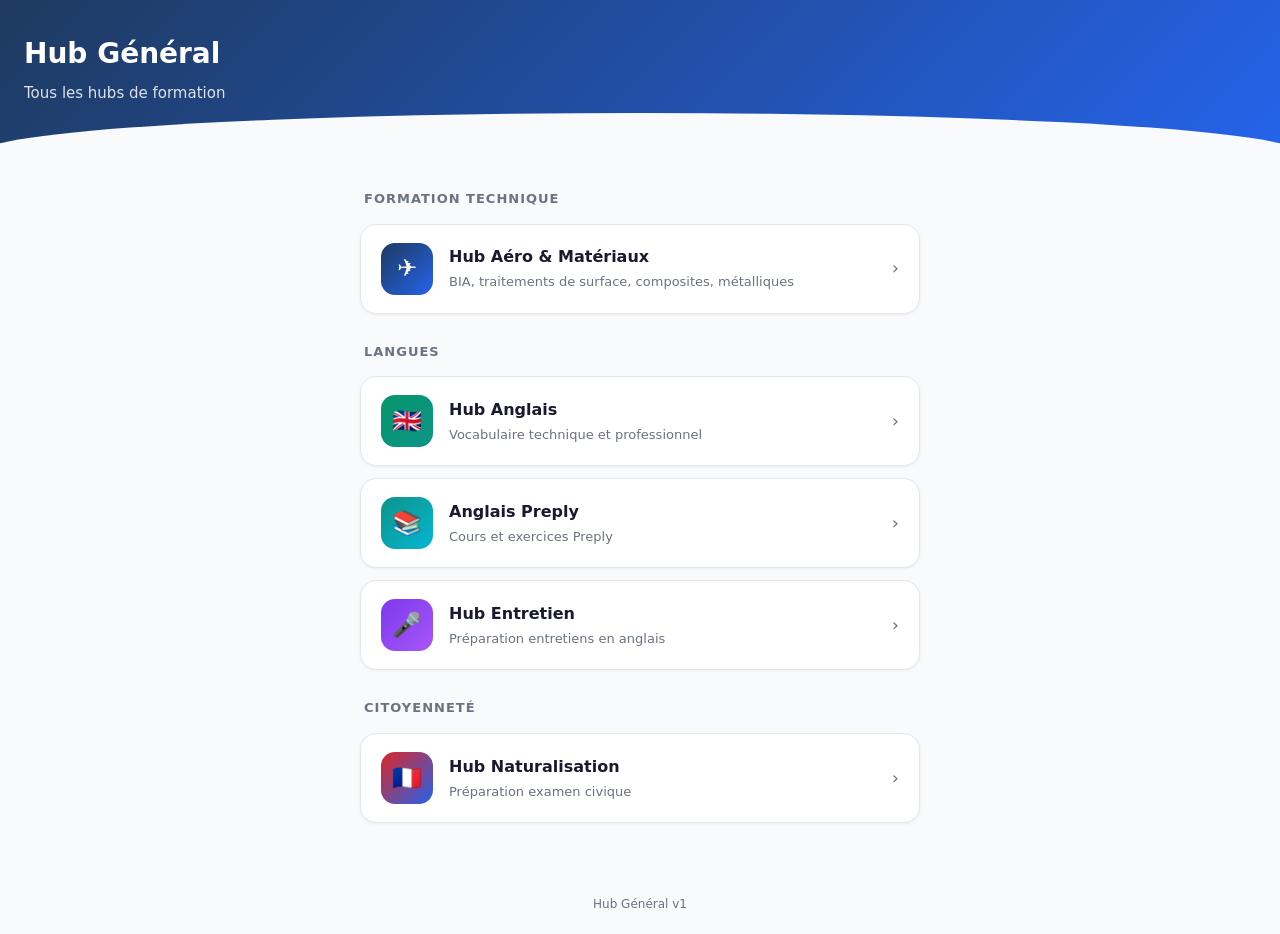
<file: index.html>
<!DOCTYPE html>
<html lang="fr">
<head>
<meta charset="UTF-8">
<meta name="viewport" content="width=device-width, initial-scale=1.0, viewport-fit=cover">
<meta name="apple-mobile-web-app-capable" content="yes">
<meta name="apple-mobile-web-app-status-bar-style" content="black-translucent">
<meta name="apple-mobile-web-app-title" content="Hub Général">
<meta name="theme-color" content="#1e3a5f">
<link rel="manifest" href="[data-uri]">
<title>Hub Général</title>
<style>
:root{--pri:#1e3a5f;--pri2:#2563eb;--acc:#f97316;--bg:#f8fafc;--card:#fff;--text:#1a1a2e;--muted:#6b7280;--border:#e5e7eb;--green:#059669;--shadow-sm:0 1px 3px rgba(0,0,0,.06);--shadow:0 4px 12px rgba(0,0,0,.08);--shadow-lg:0 12px 32px rgba(0,0,0,.12);--ease:cubic-bezier(.23,1,.32,1)}
*{margin:0;padding:0;box-sizing:border-box}
body{font-family:'Inter',system-ui,-apple-system,'Segoe UI',sans-serif;background:var(--bg);color:var(--text);min-height:100vh;-webkit-font-smoothing:antialiased;line-height:1.6}
header{background:linear-gradient(135deg,var(--pri) 0%,var(--pri2) 100%);color:white;padding:env(safe-area-inset-top,0px) 0 0;position:relative;overflow:hidden}
header::after{content:'';position:absolute;bottom:-40px;left:-20px;right:-20px;height:80px;background:var(--bg);border-radius:50% 50% 0 0}
.header-content{padding:32px 24px 48px;position:relative;z-index:1}
.header-content h1{font-size:28px;font-weight:800;margin-bottom:4px}
.header-content p{font-size:15px;opacity:.85}
main{max-width:600px;margin:0 auto;padding:8px 20px 40px}
.section-title{font-size:13px;font-weight:700;text-transform:uppercase;letter-spacing:1px;color:var(--muted);margin:28px 0 14px;padding-left:4px}
.hub-card{display:flex;align-items:center;gap:16px;background:var(--card);border:1px solid var(--border);border-radius:16px;padding:18px 20px;margin-bottom:12px;text-decoration:none;color:var(--text);transition:all .25s var(--ease);box-shadow:var(--shadow-sm)}
.hub-card:hover{transform:translateY(-2px);box-shadow:var(--shadow);border-color:var(--pri2)}
.hub-card:active{transform:scale(.98)}
.hub-icon{width:52px;height:52px;border-radius:14px;display:flex;align-items:center;justify-content:center;font-size:24px;flex-shrink:0;color:white}
.hub-info{flex:1;min-width:0}
.hub-info h3{font-size:16px;font-weight:700;margin-bottom:2px}
.hub-info p{font-size:13px;color:var(--muted);white-space:nowrap;overflow:hidden;text-overflow:ellipsis}
.hub-arrow{color:var(--muted);font-size:18px;flex-shrink:0}
.footer{text-align:center;padding:20px;font-size:12px;color:var(--muted)}
@media(prefers-color-scheme:dark){
:root{--bg:#0f172a;--card:#1e293b;--text:#e2e8f0;--muted:#94a3b8;--border:#334155}
header{background:linear-gradient(135deg,#0f172a 0%,#1e3a5f 100%)}
header::after{background:var(--bg)}
}
</style>
</head>
<body>
<header>
<div class="header-content">
<h1>Hub Général</h1>
<p>Tous les hubs de formation</p>
</div>
</header>
<main>

<div class="section-title">Formation technique</div>

<a href="aero.html" class="hub-card">
<div class="hub-icon" style="background:linear-gradient(135deg,#1e3a5f,#2563eb)">✈</div>
<div class="hub-info">
<h3>Hub Aéro & Matériaux</h3>
<p>BIA, traitements de surface, composites, métalliques</p>
</div>
<span class="hub-arrow">›</span>
</a>

<div class="section-title">Langues</div>

<a href="anglais-vocab.html" class="hub-card">
<div class="hub-icon" style="background:linear-gradient(135deg,#059669,#0d9488)">🇬🇧</div>
<div class="hub-info">
<h3>Hub Anglais</h3>
<p>Vocabulaire technique et professionnel</p>
</div>
<span class="hub-arrow">›</span>
</a>

<a href="anglais-preply.html" class="hub-card">
<div class="hub-icon" style="background:linear-gradient(135deg,#0d9488,#06b6d4)">📚</div>
<div class="hub-info">
<h3>Anglais Preply</h3>
<p>Cours et exercices Preply</p>
</div>
<span class="hub-arrow">›</span>
</a>

<a href="entretien.html" class="hub-card">
<div class="hub-icon" style="background:linear-gradient(135deg,#7c3aed,#a855f7)">🎤</div>
<div class="hub-info">
<h3>Hub Entretien</h3>
<p>Préparation entretiens en anglais</p>
</div>
<span class="hub-arrow">›</span>
</a>

<div class="section-title">Citoyenneté</div>

<a href="naturalisation/index.html" class="hub-card">
<div class="hub-icon" style="background:linear-gradient(135deg,#dc2626,#2563eb)">🇫🇷</div>
<div class="hub-info">
<h3>Hub Naturalisation</h3>
<p>Préparation examen civique</p>
</div>
<span class="hub-arrow">›</span>
</a>

</main>
<div class="footer">Hub Général v1</div>
</body>
</html>
</file>
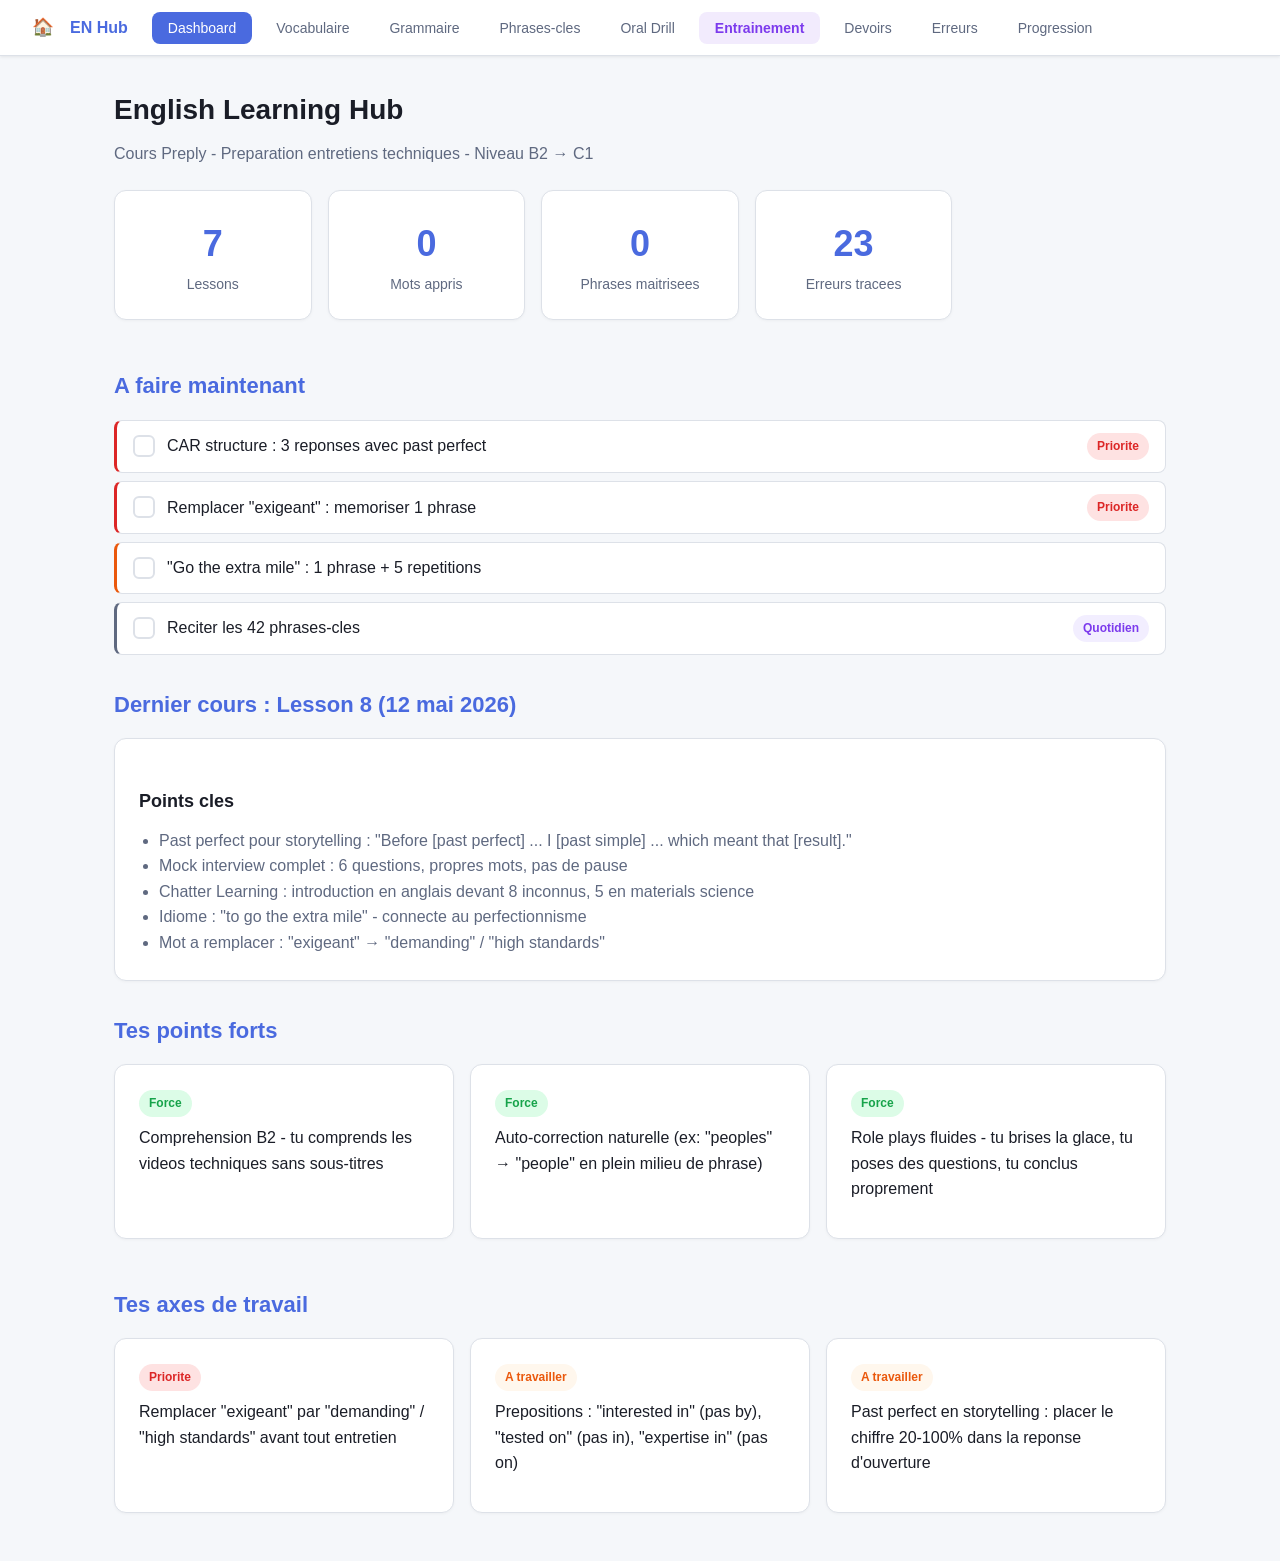
<file: anglais-preply.html>
<!DOCTYPE html>
<html lang="fr">
<head>
<meta charset="UTF-8">
<meta name="viewport" content="width=device-width, initial-scale=1.0, viewport-fit=cover">
<meta name="apple-mobile-web-app-capable" content="yes">
<meta name="apple-mobile-web-app-status-bar-style" content="black-translucent">
<title>English Learning Hub - Caother</title>
<style>
:root {
  --bg: #f5f7fa;
  --surface: #ffffff;
  --surface2: #eef1f6;
  --border: #dde1e8;
  --text: #1a1d27;
  --text2: #5f6980;
  --accent: #4a6adf;
  --accent2: #3b58c0;
  --green: #16a34a;
  --green-bg: #dcfce7;
  --red: #dc2626;
  --red-bg: #fee2e2;
  --orange: #ea580c;
  --orange-bg: #fff7ed;
  --purple: #7c3aed;
  --yellow: #b45309;
}
* { margin:0; padding:0; box-sizing:border-box; }
body {
  font-family: 'Inter', -apple-system, BlinkMacSystemFont, sans-serif;
  background: var(--bg);
  color: var(--text);
  line-height: 1.6;
  min-height: 100vh;
}

/* NAV */
nav {
  position: sticky; top: 0; z-index: 100;
  background: var(--surface);
  border-bottom: 1px solid var(--border);
  padding: env(safe-area-inset-top,0px) 24px 0;
  display: flex; align-items: center; gap: 8px;
  min-height: 56px;
  overflow-x: auto;
}
nav .logo {
  font-weight: 700; font-size: 16px;
  color: var(--accent);
  white-space: nowrap;
  margin-right: 16px;
}
nav button {
  background: none; border: none; color: var(--text2);
  padding: 8px 16px; cursor: pointer; font-size: 14px;
  border-radius: 8px; white-space: nowrap;
  transition: all 0.2s;
}
nav button:hover { background: var(--surface2); color: var(--text); }
nav button.active { background: var(--accent); color: #fff; }
nav { box-shadow: 0 1px 3px rgba(0,0,0,0.08); }

/* MAIN */
main { max-width: 1100px; margin: 0 auto; padding: 32px 24px; }
.section { display: none; }
.section.active { display: block; }

h1 { font-size: 28px; margin-bottom: 8px; }
h2 { font-size: 22px; margin: 32px 0 16px; color: var(--accent); }
h3 { font-size: 18px; margin: 24px 0 12px; }
p { margin-bottom: 12px; color: var(--text2); }

/* CARDS */
.card {
  background: var(--surface);
  border: 1px solid var(--border);
  border-radius: 12px;
  padding: 24px;
  margin-bottom: 16px;
  box-shadow: 0 1px 3px rgba(0,0,0,0.04);
}
.card-grid {
  display: grid;
  grid-template-columns: repeat(auto-fill, minmax(320px, 1fr));
  gap: 16px;
}

/* BUTTONS */
.btn {
  padding: 10px 20px;
  border-radius: 8px;
  border: none;
  cursor: pointer;
  font-size: 14px;
  font-weight: 600;
  transition: all 0.2s;
}
.btn-primary { background: var(--accent); color: #fff; }
.btn-primary:hover { background: var(--accent2); }
.btn-secondary { background: var(--surface2); color: var(--text); border: 1px solid var(--border); }
.btn-secondary:hover { background: var(--border); }
.btn-success { background: var(--green); color: #000; }
.btn-danger { background: var(--red); color: #000; }
.btn-sm { padding: 6px 14px; font-size: 13px; }

/* TAGS */
.tag {
  display: inline-block;
  padding: 4px 10px;
  border-radius: 20px;
  font-size: 12px;
  font-weight: 600;
}
.tag-green { background: var(--green-bg); color: var(--green); }
.tag-red { background: var(--red-bg); color: var(--red); }
.tag-orange { background: var(--orange-bg); color: var(--orange); }
.tag-purple { background: rgba(167,139,250,0.15); color: var(--purple); }

/* PROGRESS BAR */
.progress-bar {
  width: 100%; height: 8px;
  background: var(--surface2);
  border-radius: 4px;
  overflow: hidden;
  margin: 8px 0;
}
.progress-fill {
  height: 100%;
  background: var(--accent);
  border-radius: 4px;
  transition: width 0.5s;
}

/* TABLE */
table {
  width: 100%;
  border-collapse: collapse;
  margin: 12px 0;
}
th, td {
  padding: 10px 14px;
  text-align: left;
  border-bottom: 1px solid var(--border);
  font-size: 14px;
}
th { color: var(--text2); font-weight: 600; font-size: 13px; text-transform: uppercase; letter-spacing: 0.5px; }
tr:hover { background: var(--surface2); }

/* FLASHCARD */
.flashcard-container { perspective: 1000px; margin: 24px auto; max-width: 500px; }
.flashcard {
  width: 100%; min-height: 220px;
  position: relative;
  transform-style: preserve-3d;
  transition: transform 0.6s;
  cursor: pointer;
}
.flashcard.flipped { transform: rotateY(180deg); }
.flashcard-face {
  position: absolute; width: 100%; min-height: 220px;
  backface-visibility: hidden;
  border-radius: 16px;
  display: flex; flex-direction: column;
  align-items: center; justify-content: center;
  padding: 32px;
  text-align: center;
}
.flashcard-front {
  background: linear-gradient(135deg, #ffffff, #f0f4ff);
  border: 2px solid var(--border);
}
.flashcard-back {
  background: linear-gradient(135deg, #eef2ff, #e0e7ff);
  border: 2px solid var(--accent);
  transform: rotateY(180deg);
}
.flashcard-word { font-size: 28px; font-weight: 700; margin-bottom: 8px; }
.flashcard-stress { font-size: 18px; color: var(--text2); margin-bottom: 10px; letter-spacing: 1px; }
.flashcard-stress .stressed { color: var(--accent); font-weight: 700; }
.flashcard-type { color: var(--text2); font-size: 14px; margin-bottom: 12px; }
.flashcard-def { font-size: 16px; color: var(--text); }
.flashcard-example { font-size: 14px; color: var(--text2); margin-top: 12px; font-style: italic; }
.flashcard-controls {
  display: flex; gap: 12px; justify-content: center;
  margin-top: 20px; flex-wrap: wrap;
}
.flashcard-counter { text-align: center; color: var(--text2); margin-bottom: 12px; font-size: 14px; }
.flashcard-filter {
  display: flex; gap: 8px; justify-content: center;
  margin-bottom: 20px; flex-wrap: wrap;
}

/* ORAL SIMULATOR */
.oral-question {
  background: var(--surface);
  border: 2px solid var(--border);
  border-radius: 16px;
  padding: 32px;
  margin-bottom: 20px;
  text-align: center;
}
.oral-question h3 { color: var(--yellow); font-size: 20px; }
.oral-timer {
  font-size: 48px; font-weight: 700;
  color: var(--accent);
  margin: 16px 0;
  font-variant-numeric: tabular-nums;
}
.self-eval { display: flex; gap: 12px; justify-content: center; margin-top: 20px; flex-wrap: wrap; }
.self-eval button { min-width: 140px; }

/* CHECKLIST */
.checklist-item {
  display: flex; align-items: center; gap: 12px;
  padding: 12px 16px;
  border-radius: 8px;
  margin-bottom: 8px;
  background: var(--surface);
  border: 1px solid var(--border);
  cursor: pointer;
  transition: all 0.2s;
}
.checklist-item:hover { border-color: var(--accent); }
.checklist-item.done { opacity: 0.6; text-decoration: line-through; }
.checklist-check {
  width: 22px; height: 22px;
  border: 2px solid var(--border);
  border-radius: 6px;
  display: flex; align-items: center; justify-content: center;
  flex-shrink: 0;
  transition: all 0.2s;
}
.checklist-item.done .checklist-check {
  background: var(--green); border-color: var(--green);
}

/* GRAMMAR */
.grammar-rule {
  background: var(--surface);
  border-left: 4px solid var(--accent);
  padding: 20px 24px;
  border-radius: 0 12px 12px 0;
  margin-bottom: 16px;
}
.grammar-rule h4 { color: var(--accent); margin-bottom: 8px; }
.grammar-example {
  display: grid; grid-template-columns: 1fr 1fr; gap: 12px;
  margin-top: 12px;
}
.grammar-wrong {
  background: var(--red-bg);
  border: 1px solid rgba(248,113,113,0.3);
  padding: 12px; border-radius: 8px; font-size: 14px;
}
.grammar-right {
  background: var(--green-bg);
  border: 1px solid rgba(74,222,128,0.3);
  padding: 12px; border-radius: 8px; font-size: 14px;
}
.grammar-quiz-option {
  display: block; width: 100%;
  background: var(--surface2);
  border: 2px solid var(--border);
  color: var(--text);
  padding: 14px 20px;
  border-radius: 10px;
  cursor: pointer;
  font-size: 15px;
  text-align: left;
  margin-bottom: 10px;
  transition: all 0.2s;
}
.grammar-quiz-option:hover { border-color: var(--accent); }
.grammar-quiz-option.correct { border-color: var(--green); background: var(--green-bg); }
.grammar-quiz-option.wrong { border-color: var(--red); background: var(--red-bg); }

/* ERROR LOG */
.error-entry {
  background: var(--surface);
  border: 1px solid var(--border);
  border-radius: 12px;
  padding: 16px 20px;
  margin-bottom: 12px;
}
.error-entry .wrong-text { color: var(--red); text-decoration: line-through; }
.error-entry .right-text { color: var(--green); font-weight: 600; }
.error-entry .rule { color: var(--text2); font-size: 13px; margin-top: 6px; }

/* STATS */
.stat-number { font-size: 36px; font-weight: 700; color: var(--accent); }
.stat-label { color: var(--text2); font-size: 14px; }
.stats-grid { display: grid; grid-template-columns: repeat(auto-fill, minmax(180px, 1fr)); gap: 16px; }

/* TEXTAREA */
textarea {
  width: 100%;
  background: var(--surface2);
  border: 1px solid var(--border);
  color: var(--text);
  border-radius: 10px;
  padding: 14px;
  font-family: inherit;
  font-size: 15px;
  resize: vertical;
  min-height: 120px;
}
textarea:focus { outline: none; border-color: var(--accent); }
input[type="text"], select {
  background: var(--surface2);
  border: 1px solid var(--border);
  color: var(--text);
  padding: 10px 14px;
  border-radius: 8px;
  font-size: 14px;
}
input[type="text"]:focus, select:focus { outline: none; border-color: var(--accent); }

/* RESPONSIVE */
@media (max-width: 768px) {
  nav { padding: 0 12px; }
  main { padding: 20px 16px; }
  .grammar-example { grid-template-columns: 1fr; }
  .card-grid { grid-template-columns: 1fr; }
  .stats-grid { grid-template-columns: repeat(2, 1fr); }
}

/* ANIMATION */
@keyframes fadeIn { from { opacity: 0; transform: translateY(8px); } to { opacity: 1; transform: translateY(0); } }
.section.active { animation: fadeIn 0.3s ease; }

/* TASK 1 TRAINER */
.t1-mode-grid {
  display:grid; grid-template-columns:repeat(auto-fill, minmax(170px, 1fr));
  gap:12px; margin-bottom:28px;
}
.t1-mode-card {
  background:var(--surface); border:2px solid var(--border); border-radius:14px;
  padding:16px; cursor:pointer; text-align:center; transition:all .25s;
}
.t1-mode-card:hover { border-color:var(--purple); transform:translateY(-2px); box-shadow:0 4px 12px rgba(124,58,237,.1); }
.t1-mode-card.active { border-color:var(--purple); background:rgba(124,58,237,.06); box-shadow:0 0 0 3px rgba(124,58,237,.12); }
.t1-mode-card .mode-icon { font-size:28px; margin-bottom:6px; }
.t1-mode-card .mode-name { font-size:14px; font-weight:700; color:var(--text); }
.t1-mode-card .mode-desc { font-size:11px; color:var(--text2); margin-top:4px; line-height:1.4; }

.t1-task-bar {
  display:flex; gap:8px; align-items:center; margin-bottom:20px;
  padding:12px 16px; background:var(--surface); border:1px solid var(--border);
  border-radius:12px; flex-wrap:wrap;
}
.t1-task-bar select {
  font-size:15px; font-weight:600; padding:8px 12px;
  border-radius:8px; border:2px solid var(--purple); background:var(--surface);
  color:var(--purple); cursor:pointer; min-width:200px;
}
.t1-task-bar .task-info { font-size:13px; color:var(--text2); margin-left:8px; }

.t1-q-selector { display:flex; gap:12px; margin-bottom:24px; }
.t1-q-btn {
  flex:1; padding:14px; border-radius:12px; border:2px solid var(--border);
  background:var(--surface); cursor:pointer; text-align:center; transition:all .2s;
}
.t1-q-btn:hover { border-color:var(--purple); }
.t1-q-btn.active { border-color:var(--purple); background:rgba(124,58,237,.08); }
.t1-q-btn .q-num { font-size:24px; font-weight:700; color:var(--purple); }
.t1-q-btn .q-label { font-size:12px; color:var(--text2); margin-top:4px; }
.t1-q-btn .q-status { margin-top:6px; }

.t1-chunk {
  background:var(--surface); border:1px solid var(--border); border-radius:12px;
  padding:20px; margin-bottom:12px; transition:all .2s;
}
.t1-chunk.active-chunk { border-color:var(--purple); box-shadow:0 0 0 3px rgba(124,58,237,.12); }
.t1-chunk .chunk-label {
  font-size:11px; text-transform:uppercase; letter-spacing:1px;
  color:var(--purple); font-weight:700; margin-bottom:8px;
}
.t1-chunk .chunk-text { font-size:16px; line-height:1.7; }
.t1-chunk .chunk-keywords {
  margin-top:10px; display:flex; gap:6px; flex-wrap:wrap;
}
.t1-chunk .chunk-keywords span {
  background:rgba(124,58,237,.1); color:var(--purple);
  padding:4px 10px; border-radius:16px; font-size:12px; font-weight:600;
}

.t1-blank {
  display:inline-block; min-width:100px; border-bottom:2px dashed var(--purple);
  padding:2px 8px; margin:0 2px; cursor:pointer; transition:all .2s;
  font-size:16px; color:transparent; background:rgba(124,58,237,.06);
  border-radius:4px; user-select:none;
}
.t1-blank.revealed { color:var(--purple); font-weight:600; background:rgba(124,58,237,.1); border-bottom-style:solid; }
.t1-blank:hover { background:rgba(124,58,237,.15); }

.t1-fill-input {
  display:inline-block; min-width:120px; border:none; border-bottom:2px solid var(--border);
  padding:4px 8px; font-size:16px; font-family:inherit; background:transparent;
  color:var(--text); transition:border-color .2s;
}
.t1-fill-input:focus { outline:none; border-color:var(--purple); }
.t1-fill-input.correct { border-color:var(--green); color:var(--green); }
.t1-fill-input.wrong { border-color:var(--red); color:var(--red); }

.t1-progress-ring {
  display:flex; gap:24px; align-items:center; justify-content:center;
  margin:20px 0;
}
.t1-ring { text-align:center; }
.t1-ring svg { width:80px; height:80px; }
.t1-ring circle { fill:none; stroke-width:6; stroke-linecap:round; }
.t1-ring .ring-bg { stroke:var(--surface2); }
.t1-ring .ring-fill { stroke:var(--purple); transition:stroke-dashoffset .5s; transform:rotate(-90deg); transform-origin:center; }
.t1-ring .ring-label { font-size:12px; color:var(--text2); margin-top:4px; }

.t1-record-btn {
  width:64px; height:64px; border-radius:50%; border:3px solid var(--red);
  background:transparent; cursor:pointer; display:flex; align-items:center;
  justify-content:center; transition:all .2s; margin:0 auto;
}
.t1-record-btn:hover { background:rgba(220,38,38,.1); }
.t1-record-btn.recording { background:var(--red); animation:pulse 1.5s infinite; }
.t1-record-btn .rec-dot { width:24px; height:24px; border-radius:50%; background:var(--red); transition:all .2s; }
.t1-record-btn.recording .rec-dot { border-radius:4px; width:20px; height:20px; background:#fff; }
@keyframes pulse { 0%,100%{box-shadow:0 0 0 0 rgba(220,38,38,.4)} 50%{box-shadow:0 0 0 12px rgba(220,38,38,0)} }

.t1-attempt-card {
  background:var(--surface); border:1px solid var(--border); border-radius:10px;
  padding:14px 18px; margin-bottom:8px; display:flex; align-items:center; gap:12px;
}
.t1-attempt-card audio { height:32px; flex:1; }

.t1-trap-card {
  background:var(--red-bg); border:1px solid rgba(220,38,38,.2); border-radius:10px;
  padding:14px 18px; margin-bottom:8px;
}
.t1-trap-card .trap-wrong { color:var(--red); text-decoration:line-through; font-weight:600; }
.t1-trap-card .trap-right { color:var(--green); font-weight:600; }
.t1-trap-card .trap-tip { color:var(--text2); font-size:13px; margin-top:4px; }

/* HOMEWORK */
.hw-task {
  background: var(--surface);
  border: 1px solid var(--border);
  border-radius: 12px;
  padding: 24px;
  margin-bottom: 20px;
}
.hw-task h4 { color: var(--yellow); margin-bottom: 12px; }
.hw-tip {
  background: rgba(108,140,255,0.1);
  border: 1px solid rgba(108,140,255,0.3);
  border-radius: 8px;
  padding: 12px 16px;
  margin: 12px 0;
  font-size: 14px;
}
.hw-model {
  background: var(--green-bg);
  border: 1px solid rgba(74,222,128,0.2);
  border-radius: 8px;
  padding: 14px 16px;
  font-size: 14px;
  margin: 12px 0;
  display: none;
}

/* KEY SENTENCES */
.sentence-card {
  background: var(--surface);
  border: 1px solid var(--border);
  border-radius: 10px;
  padding: 14px 18px;
  margin-bottom: 8px;
  display: flex; justify-content: space-between;
  align-items: center; gap: 12px;
}
.sentence-card .sentence-text { flex: 1; font-size: 15px; }
.sentence-card .sentence-lesson { color: var(--text2); font-size: 12px; white-space: nowrap; }

/* TIMELINE */
.timeline { position: relative; padding-left: 32px; }
.timeline::before {
  content: ''; position: absolute; left: 12px; top: 0; bottom: 0;
  width: 2px; background: var(--border);
}
.timeline-item {
  position: relative; margin-bottom: 24px;
  padding: 16px 20px;
  background: var(--surface);
  border: 1px solid var(--border);
  border-radius: 12px;
}
.timeline-item::before {
  content: ''; position: absolute;
  left: -26px; top: 20px;
  width: 12px; height: 12px;
  background: var(--accent);
  border-radius: 50%;
  border: 2px solid var(--bg);
}
.timeline-date { color: var(--text2); font-size: 13px; margin-bottom: 4px; }
</style>
</head>
<body>

<nav>
<a href="./" style="font-size:1.1rem;text-decoration:none;padding:4px 8px;border-radius:8px;transition:background .2s" title="Retour au Hub Général">🏠</a>
  <span class="logo">EN Hub</span>
  <button class="active" onclick="showSection('dashboard')">Dashboard</button>
  <button onclick="showSection('vocab')">Vocabulaire</button>
  <button onclick="showSection('grammar')">Grammaire</button>
  <button onclick="showSection('sentences')">Phrases-cles</button>
  <button onclick="showSection('oral')">Oral Drill</button>
  <button onclick="showSection('task1')" style="background:rgba(124,58,237,.1);color:var(--purple);font-weight:700">Entrainement</button>
  <button onclick="showSection('homework')">Devoirs</button>
  <button onclick="showSection('errors')">Erreurs</button>
  <button onclick="showSection('progress')">Progression</button>
</nav>

<main>

<!-- ============ DASHBOARD ============ -->
<div id="dashboard" class="section active">
  <h1>English Learning Hub</h1>
  <p>Cours Preply - Preparation entretiens techniques - Niveau B2 &rarr; C1</p>

  <div class="stats-grid" style="margin-top:24px">
    <div class="card" style="text-align:center">
      <div class="stat-number">7</div>
      <div class="stat-label">Lessons</div>
    </div>
    <div class="card" style="text-align:center">
      <div class="stat-number" id="vocab-mastered">0</div>
      <div class="stat-label">Mots appris</div>
    </div>
    <div class="card" style="text-align:center">
      <div class="stat-number" id="sentences-mastered">0</div>
      <div class="stat-label">Phrases maitrisees</div>
    </div>
    <div class="card" style="text-align:center">
      <div class="stat-number" id="error-count">0</div>
      <div class="stat-label">Erreurs tracees</div>
    </div>
  </div>

  <h2>A faire maintenant</h2>
  <div id="dashboard-todo"></div>

  <h2>Dernier cours : Lesson 8 (12 mai 2026)</h2>
  <div class="card">
    <h3>Points cles</h3>
    <ul style="margin-left:20px; color:var(--text2)">
      <li>Past perfect pour storytelling : "Before [past perfect] ... I [past simple] ... which meant that [result]."</li>
      <li>Mock interview complet : 6 questions, propres mots, pas de pause</li>
      <li>Chatter Learning : introduction en anglais devant 8 inconnus, 5 en materials science</li>
      <li>Idiome : "to go the extra mile" - connecte au perfectionnisme</li>
      <li>Mot a remplacer : "exigeant" &rarr; "demanding" / "high standards"</li>
    </ul>
  </div>

  <h2>Tes points forts</h2>
  <div class="card-grid">
    <div class="card">
      <span class="tag tag-green">Force</span>
      <p style="margin-top:8px; color:var(--text)">Comprehension B2 - tu comprends les videos techniques sans sous-titres</p>
    </div>
    <div class="card">
      <span class="tag tag-green">Force</span>
      <p style="margin-top:8px; color:var(--text)">Auto-correction naturelle (ex: "peoples" &rarr; "people" en plein milieu de phrase)</p>
    </div>
    <div class="card">
      <span class="tag tag-green">Force</span>
      <p style="margin-top:8px; color:var(--text)">Role plays fluides - tu brises la glace, tu poses des questions, tu conclus proprement</p>
    </div>
  </div>

  <h2>Tes axes de travail</h2>
  <div class="card-grid">
    <div class="card">
      <span class="tag tag-red">Priorite</span>
      <p style="margin-top:8px; color:var(--text)">Remplacer "exigeant" par "demanding" / "high standards" avant tout entretien</p>
    </div>
    <div class="card">
      <span class="tag tag-orange">A travailler</span>
      <p style="margin-top:8px; color:var(--text)">Prepositions : "interested in" (pas by), "tested on" (pas in), "expertise in" (pas on)</p>
    </div>
    <div class="card">
      <span class="tag tag-orange">A travailler</span>
      <p style="margin-top:8px; color:var(--text)">Past perfect en storytelling : placer le chiffre 20-100% dans la reponse d'ouverture</p>
    </div>
  </div>
</div>

<!-- ============ VOCABULARY ============ -->
<div id="vocab" class="section">
  <h1>Vocabulaire</h1>
  <p>78+ mots couverts en 8 lecons. Clique sur la carte pour voir la traduction.</p>

  <div class="flashcard-filter">
    <button class="btn btn-sm btn-secondary flashcard-filter-btn active" data-filter="all">Tous</button>
    <button class="btn btn-sm btn-secondary flashcard-filter-btn" data-filter="2">L2</button>
    <button class="btn btn-sm btn-secondary flashcard-filter-btn" data-filter="3">L3</button>
    <button class="btn btn-sm btn-secondary flashcard-filter-btn" data-filter="4">L4</button>
    <button class="btn btn-sm btn-secondary flashcard-filter-btn" data-filter="5">L5</button>
    <button class="btn btn-sm btn-secondary flashcard-filter-btn" data-filter="6">L6</button>
    <button class="btn btn-sm btn-secondary flashcard-filter-btn" data-filter="7">L7</button>
    <button class="btn btn-sm btn-secondary flashcard-filter-btn" data-filter="8">L8</button>
    <button class="btn btn-sm btn-secondary flashcard-filter-btn" data-filter="tech">Technique</button>
    <button class="btn btn-sm btn-secondary flashcard-filter-btn" data-filter="hard">Difficiles</button>
  </div>

  <div class="flashcard-counter" id="fc-counter">1 / 78</div>

  <div class="flashcard-container">
    <div class="flashcard" id="flashcard" onclick="flipCard()">
      <div class="flashcard-face flashcard-front">
        <div class="flashcard-word" id="fc-word"></div>
        <div class="flashcard-stress" id="fc-stress"></div>
        <div class="flashcard-type" id="fc-type"></div>
        <div class="flashcard-example" id="fc-hint"></div>
      </div>
      <div class="flashcard-face flashcard-back">
        <div class="flashcard-def" id="fc-def"></div>
        <div class="flashcard-example" id="fc-example"></div>
        <div style="margin-top:12px; font-size:13px; color:var(--text2)" id="fc-lesson"></div>
      </div>
    </div>
  </div>

  <div class="flashcard-controls">
    <button class="btn btn-danger btn-sm" onclick="rateCard('hard')">Difficile</button>
    <button class="btn btn-secondary btn-sm" onclick="rateCard('ok')">Moyen</button>
    <button class="btn btn-success btn-sm" onclick="rateCard('easy')">Facile</button>
    <button class="btn btn-primary btn-sm" onclick="nextCard()">Suivante &rarr;</button>
  </div>

  <h2>Glossaire Traitements de Surface</h2>
  <div class="card">
    <table>
      <thead><tr><th>English</th><th>Francais</th><th>Maitrise</th></tr></thead>
      <tbody id="tech-glossary"></tbody>
    </table>
  </div>

  <h2>Idiomes</h2>
  <div class="card-grid" id="idioms-grid"></div>
</div>

<!-- ============ GRAMMAR ============ -->
<div id="grammar" class="section">
  <h1>Grammaire</h1>
  <p>7 points couverts en 8 lecons. Revise les regles et teste-toi.</p>

  <div style="display:flex;gap:8px;flex-wrap:wrap;margin-bottom:24px">
    <button class="btn btn-sm btn-primary" onclick="showGrammarTopic('all')">Tout</button>
    <button class="btn btn-sm btn-secondary" onclick="showGrammarTopic('tenses')">Temps verbaux</button>
    <button class="btn btn-sm btn-secondary" onclick="showGrammarTopic('modals')">Modaux</button>
    <button class="btn btn-sm btn-secondary" onclick="showGrammarTopic('indirect')">Questions indirectes</button>
    <button class="btn btn-sm btn-secondary" onclick="showGrammarTopic('pastperfect')">Past perfect</button>
    <button class="btn btn-sm btn-secondary" onclick="showGrammarTopic('quiz')">Quiz</button>
  </div>

  <div id="grammar-rules"></div>
  <div id="grammar-quiz" style="display:none"></div>
</div>

<!-- ============ KEY SENTENCES ============ -->
<div id="sentences" class="section">
  <h1>42 Phrases-cles</h1>
  <p>A reciter tous les jours. Filtre par lecon ou par theme.</p>

  <div style="display:flex;gap:8px;flex-wrap:wrap;margin-bottom:20px">
    <button class="btn btn-sm btn-primary sent-filter active" data-lesson="all">Toutes</button>
    <button class="btn btn-sm btn-secondary sent-filter" data-lesson="2">L2</button>
    <button class="btn btn-sm btn-secondary sent-filter" data-lesson="3">L3</button>
    <button class="btn btn-sm btn-secondary sent-filter" data-lesson="4">L4</button>
    <button class="btn btn-sm btn-secondary sent-filter" data-lesson="5">L5</button>
    <button class="btn btn-sm btn-secondary sent-filter" data-lesson="6">L6</button>
    <button class="btn btn-sm btn-secondary sent-filter" data-lesson="7">L7</button>
    <button class="btn btn-sm btn-secondary sent-filter" data-lesson="8">L8</button>
  </div>

  <div id="sentences-list"></div>

  <h2>Mode recitation</h2>
  <div class="card">
    <p>Cache la phrase, essaie de la dire, puis revele pour verifier.</p>
    <button class="btn btn-primary" onclick="startRecitation()">Commencer la recitation</button>
    <div id="recitation-area" style="margin-top:20px; display:none">
      <div class="oral-question">
        <p style="color:var(--yellow); font-size:14px" id="recit-lesson"></p>
        <h3 id="recit-theme" style="margin-bottom:16px"></h3>
        <div id="recit-sentence" style="font-size:20px; color:var(--text); filter:blur(8px); cursor:pointer; transition: filter 0.3s; padding: 16px" onclick="this.style.filter = this.style.filter === 'none' ? 'blur(8px)' : 'none'">
        </div>
        <p style="font-size:13px; color:var(--text2); margin-top:8px">Clique pour reveler / cacher</p>
      </div>
      <div style="display:flex; gap:12px; justify-content:center">
        <button class="btn btn-danger btn-sm" onclick="recitRate('fail')">Pas su</button>
        <button class="btn btn-success btn-sm" onclick="recitRate('pass')">Su !</button>
        <button class="btn btn-primary btn-sm" onclick="nextRecit()">Suivante &rarr;</button>
      </div>
    </div>
  </div>
</div>

<!-- ============ ORAL DRILL ============ -->
<div id="oral" class="section">
  <h1>Oral Drill - Simulateur d'entretien</h1>
  <p>Entraine-toi a repondre aux questions sans notes. Le timer te donne le rythme.</p>

  <div style="display:flex;gap:8px;flex-wrap:wrap;margin-bottom:24px">
    <button class="btn btn-sm btn-primary" onclick="startOralDrill('pitch')">Pitch 30s</button>
    <button class="btn btn-sm btn-secondary" onclick="startOralDrill('mock8')">Mock L8</button>
    <button class="btn btn-sm btn-secondary" onclick="startOralDrill('thales')">Questions Thales</button>
    <button class="btn btn-sm btn-secondary" onclick="startOralDrill('hard')">Questions difficiles</button>
    <button class="btn btn-sm btn-secondary" onclick="startOralDrill('random')">Aleatoire</button>
  </div>

  <div id="oral-area">
    <div class="oral-question" id="oral-question-card" style="display:none">
      <p style="color:var(--text2); font-size:14px" id="oral-category"></p>
      <h3 id="oral-question-text" style="margin-bottom:20px"></h3>
      <div class="oral-timer" id="oral-timer">0:00</div>
      <div style="display:flex; gap:12px; justify-content:center; margin-bottom:20px">
        <button class="btn btn-primary" id="oral-start-btn" onclick="toggleOralTimer()">Commencer</button>
        <button class="btn btn-secondary" onclick="nextOralQuestion()">Passer &rarr;</button>
      </div>
    </div>

    <div id="oral-eval" style="display:none">
      <h3 style="text-align:center; margin-bottom:16px">Comment c'etait ?</h3>
      <div class="self-eval">
        <button class="btn btn-danger" onclick="evalOral(1)">Bloquee</button>
        <button class="btn btn-secondary" onclick="evalOral(2)">Laborieux</button>
        <button class="btn btn-primary" onclick="evalOral(3)">Correct</button>
        <button class="btn btn-success" onclick="evalOral(4)">Fluide !</button>
      </div>

      <div class="card" style="margin-top:20px">
        <h4 style="color:var(--yellow)">Points de repere</h4>
        <div id="oral-hints" style="margin-top:12px"></div>
      </div>

      <div class="card" style="margin-top:12px">
        <h4 style="color:var(--purple)">Checklist post-reponse</h4>
        <div id="oral-checklist"></div>
      </div>

      <div style="text-align:center; margin-top:16px">
        <textarea id="oral-notes" placeholder="Notes : qu'est-ce qui a bloque ? Quel mot t'a manque ?"></textarea>
        <button class="btn btn-primary" style="margin-top:8px" onclick="saveOralSession()">Sauvegarder & Suivante</button>
      </div>
    </div>

    <div class="card" style="margin-top:24px">
      <h3>Historique des sessions</h3>
      <div id="oral-history">
        <p>Aucune session enregistree. Lance un drill pour commencer.</p>
      </div>
    </div>
  </div>
</div>

<!-- ============ TASK 1 TRAINER ============ -->
<div id="task1" class="section">
  <!-- Everything rendered dynamically by t1FullRender() -->
  <div id="t1-root"></div>
</div>

<!-- ============ HOMEWORK ============ -->
<div id="homework" class="section">
  <h1>Devoirs</h1>
  <p>Aide approfondie pour chaque devoir. Tu trouveras des guides, des modeles, et des zones de redaction.</p>

  <div style="display:flex;gap:8px;flex-wrap:wrap;margin-bottom:24px">
    <button class="btn btn-sm btn-primary hw-filter active" data-hw="current">En cours (L8)</button>
    <button class="btn btn-sm btn-secondary hw-filter" data-hw="8">Lesson 8</button>
    <button class="btn btn-sm btn-secondary hw-filter" data-hw="7">Lesson 7</button>
    <button class="btn btn-sm btn-secondary hw-filter" data-hw="6">Lesson 6</button>
    <button class="btn btn-sm btn-secondary hw-filter" data-hw="archive">Archives</button>
  </div>

  <!-- LESSON 6 TASK 1 -->
  <div class="hw-task" data-hw="6" id="hw-l6t1">
    <div style="display:flex;justify-content:space-between;align-items:center;flex-wrap:wrap;gap:8px">
      <h4>Lesson 6 - Task 1 : Oral Pitch (3 questions)</h4>
      <span class="tag tag-green">Fait - L8</span>
    </div>
    <p>Prepare 3 reponses, dis-les 3 fois a voix haute, enregistre la 3eme. Pas de notes le jour J.</p>

    <div class="hw-tip">
      <strong>Pourquoi c'est difficile :</strong> Tu as le contenu dans la tete, mais le passage ecrit &rarr; oral bloque.
      La methode : 1) Comprendre la structure 2) Reduire a des mots-cles 3) Parler depuis les mots-cles 4) Repeter jusqu'a l'automatisme.
    </div>

    <!-- Q1 -->
    <div class="card" style="margin-top:16px">
      <h4 style="color:var(--accent)">Q1 : "Tell me about yourself and your background"</h4>
      <p><strong>Structure :</strong> Qui + Formation &rarr; Experience cle &rarr; Ce que je cherche</p>
      <p><strong>Mots-cles a retenir :</strong> materials engineer, background, Aptar Group, industrial R&amp;D, material development, formulation, processing, characterisation, surface treatments, led, from scratch, industrialisation, patent applications, transition into, aeronautics</p>

      <div class="hw-tip">
        <strong>Technique :</strong> Imagine que tu rencontres quelqu'un a une conference. 30 secondes max.
        <br>Piege #1 : ne dis pas "I lead" (present) mais "I led" (passe - c'est fini).
        <br>Piege #2 : ne dis pas "I make testings" mais "I ran tests" / "I carried out tests".
      </div>

      <p style="font-size:13px;color:var(--text2);margin:8px 0">Ta version (travaille-la ici) :</p>
      <textarea id="hw-l6t1-q1" placeholder="Hi, I am Caother. I am a materials engineer..." oninput="saveHomework()"></textarea>

      <button class="btn btn-sm btn-secondary" style="margin-top:8px" onclick="toggleModel('model-l6t1-q1')">Voir le modele</button>
      <div class="hw-model" id="model-l6t1-q1">
        <strong>Modele :</strong> "My name is Caother Berriache. I am a materials engineer with a background in chemistry and materials science. At Aptar Group, I worked in industrial R&amp;D on two main areas: firstly, material development, including formulation, processing and characterisation, and secondly, surface treatments, where I led a coating development from scratch through to industrialisation. This work led to two patent applications. I am now looking to transition into surface treatment roles in aeronautics."
      </div>
    </div>

    <!-- Q2 -->
    <div class="card" style="margin-top:16px">
      <h4 style="color:var(--accent)">Q2 : "What has your experience with surface treatments been so far?"</h4>
      <p><strong>Structure :</strong> Projet concret + chiffre &rarr; Activites quotidiennes &rarr; Transferabilite</p>
      <p><strong>Mots-cles :</strong> led, surface treatment, industrial context, resistance 20 to 100%, R&D activities, material selection, characterisation, method not material</p>

      <div class="hw-tip">
        <strong>Le chiffre qui tue :</strong> "I improved the resistance from 20 up to 100 percent." Les recruteurs retiennent les chiffres.
        <br><strong>La phrase finale :</strong> "What changes is the material, not the method." &larr; ca montre la transferabilite.
      </div>

      <p style="font-size:13px;color:var(--text2);margin:8px 0">Ta version :</p>
      <textarea id="hw-l6t1-q2" placeholder="At Aptar, I led a surface treatment..." oninput="saveHomework()"></textarea>

      <button class="btn btn-sm btn-secondary" style="margin-top:8px" onclick="toggleModel('model-l6t1-q2')">Voir le modele</button>
      <div class="hw-model" id="model-l6t1-q2">
        <strong>Modele :</strong> "At Aptar, I led a surface treatment development project in an industrial context. I ran various tests and improved the resistance of the treated materials from 20 up to 100 percent. Beyond this specific project, I also supported day-to-day R&D activities: material selection, characterisation, and qualification. The skills I built transfer directly across materials - what changes is the material, not the method."
      </div>
    </div>

    <!-- Q3 -->
    <div class="card" style="margin-top:16px">
      <h4 style="color:var(--accent)">Q3 : "Why are you interested in [company] specifically?"</h4>
      <p><strong>Structure :</strong> Fait concret sur l'entreprise &rarr; Lien avec ton expertise &rarr; Ce que TU apportes</p>
      <p><strong>Mots-cles :</strong> I have been following, what interests me, confident, productive quickly, testing methodology, analytical approach, I would bring</p>

      <div class="hw-tip">
        <strong>Piege principal :</strong> Ne pas parler de ce que le poste T'apporte, mais de ce que TU apportes a EUX.
        <br><strong>Test :</strong> Remplace le nom de l'entreprise par un concurrent. Si ca marche encore, c'est trop generique. Ajoute un fait precis.
        <br><strong>Adapte a chaque entreprise :</strong> Ce template est un squelette. Pour Thales : cite le sujet de recherche vitrimer/eau de mer.
      </div>

      <p style="font-size:13px;color:var(--text2);margin:8px 0">Ta version :</p>
      <textarea id="hw-l6t1-q3" placeholder="What interests me about [company] is..." oninput="saveHomework()"></textarea>

      <button class="btn btn-sm btn-secondary" style="margin-top:8px" onclick="toggleModel('model-l6t1-q3')">Voir le modele</button>
      <div class="hw-model" id="model-l6t1-q3">
        <strong>Exemple Thales :</strong> "I have been following Thales's work on materials for naval defence systems. What interests me is the research topic: studying how vitrimer materials age in seawater combines polymer science, which is my background, with a real industrial challenge. I am confident I can be productive quickly because the testing methodology and analytical approach I developed at Aptar transfer directly. I would bring a strong experimental background and a genuine drive to tackle complex material challenges."
      </div>
    </div>

    <!-- Practice method -->
    <div class="card" style="margin-top:16px; border-color:var(--purple)">
      <h4 style="color:var(--purple)">Methode de pratique en 5 etapes</h4>
      <div id="practice-checklist-l6t1">
        <div class="checklist-item" onclick="toggleCheck(this)">
          <div class="checklist-check"></div>
          <span><strong>Etape 1 :</strong> Lis tes 3 reponses a voix haute 2 fois (lentement)</span>
        </div>
        <div class="checklist-item" onclick="toggleCheck(this)">
          <div class="checklist-check"></div>
          <span><strong>Etape 2 :</strong> Cache le texte. Regarde seulement les mots-cles. Parle.</span>
        </div>
        <div class="checklist-item" onclick="toggleCheck(this)">
          <div class="checklist-check"></div>
          <span><strong>Etape 3 :</strong> Sans rien. Dis ta reponse 3 fois. Enregistre la 3eme.</span>
        </div>
        <div class="checklist-item" onclick="toggleCheck(this)">
          <div class="checklist-check"></div>
          <span><strong>Etape 4 :</strong> Reecoute : tu dis "led" ou "lead" ? "tests" ou "testings" ? Le chiffre 20-100% est la ?</span>
        </div>
        <div class="checklist-item" onclick="toggleCheck(this)">
          <div class="checklist-check"></div>
          <span><strong>Etape 5 :</strong> Utilise le Oral Drill (onglet "Oral") pour simuler avec timer.</span>
        </div>
      </div>
    </div>
  </div>

  <!-- LESSON 7 TASK 1 (same as L6 - carried over) -->
  <div class="hw-task" data-hw="7" id="hw-l7t1">
    <div style="display:flex;justify-content:space-between;align-items:center;flex-wrap:wrap;gap:8px">
      <h4>Lesson 7 - Task 1 : Oral Pitch (report de L6)</h4>
      <span class="tag tag-green">Fait - enregistrements presentes en L8</span>
    </div>
    <p>Meme exercice que L6 Task 1 mais avec les corrections de la Lesson 7. "No notes on the day. Just speak."</p>
    <div class="hw-tip">
      <strong>Nouveaute L7 :</strong> Utilise les questions indirectes dans tes reponses.
      <br>Ex dans Q3 : "I was wondering what the day-to-day work looks like" au lieu de "What does the role look like?"
    </div>
    <p>Retourne a <a href="#" onclick="document.getElementById('hw-l6t1').scrollIntoView({behavior:'smooth'}); return false" style="color:var(--accent)">L6 Task 1</a> pour travailler tes reponses.</p>
  </div>

  <!-- LESSON 7 TASK 2 -->
  <div class="hw-task" data-hw="7" id="hw-l7t2">
    <div style="display:flex;justify-content:space-between;align-items:center;flex-wrap:wrap;gap:8px">
      <h4>Lesson 7 - Task 2 : Questions indirectes</h4>
      <span class="tag tag-green">Fait - corrige en L8</span>
    </div>
    <p>Reecris ces 5 questions directes en utilisant les 3 ouvertures polies.</p>

    <div class="hw-tip">
      <strong>Les 3 ouvertures a memoriser :</strong>
      <br>1. "Could you tell me..." &rarr; + phrase en ordre NORMAL (pas interrogatif)
      <br>2. "I was wondering..." &rarr; + phrase en ordre normal
      <br>3. "Do you mind me asking..." &rarr; + phrase en ordre normal
      <br><br><strong>Le piege :</strong> En francais on garde l'ordre interrogatif. En anglais indirect, on revient a l'ordre normal.
      <br>"What does the role involve?" &rarr; "Could you tell me what the role <u>involves</u>?" (PAS "what does the role involve")
    </div>

    <div class="card" style="margin-top:12px">
      <table>
        <thead><tr><th>Question directe</th><th>Ta version indirecte</th></tr></thead>
        <tbody>
          <tr>
            <td>What projects would I work on?</td>
            <td><input type="text" style="width:100%" id="hw-l7t2-1" placeholder="Could you tell me..." oninput="saveHomework()"></td>
          </tr>
          <tr>
            <td>When will you contact me with a decision?</td>
            <td><input type="text" style="width:100%" id="hw-l7t2-2" placeholder="I was wondering..." oninput="saveHomework()"></td>
          </tr>
          <tr>
            <td>How big is the team?</td>
            <td><input type="text" style="width:100%" id="hw-l7t2-3" placeholder="Do you mind me asking..." oninput="saveHomework()"></td>
          </tr>
          <tr>
            <td>What does the onboarding process look like?</td>
            <td><input type="text" style="width:100%" id="hw-l7t2-4" placeholder="Could you tell me..." oninput="saveHomework()"></td>
          </tr>
          <tr>
            <td>Is there a possibility of a permanent contract?</td>
            <td><input type="text" style="width:100%" id="hw-l7t2-5" placeholder="I was wondering..." oninput="saveHomework()"></td>
          </tr>
        </tbody>
      </table>
    </div>

    <button class="btn btn-sm btn-secondary" style="margin-top:8px" onclick="toggleModel('model-l7t2')">Voir les reponses</button>
    <div class="hw-model" id="model-l7t2">
      <ol style="margin-left:16px">
        <li>"Could you tell me what projects I would work on?"</li>
        <li>"I was wondering when you might contact me with a decision."</li>
        <li>"Do you mind me asking how big the team is?"</li>
        <li>"Could you tell me what the onboarding process looks like?"</li>
        <li>"I was wondering whether there might be a possibility of a permanent contract."</li>
      </ol>
    </div>
  </div>

  <!-- LESSON 7 TASK 3 -->
  <div class="hw-task" data-hw="7" id="hw-l7t3">
    <div style="display:flex;justify-content:space-between;align-items:center;flex-wrap:wrap;gap:8px">
      <h4>Lesson 7 - Task 3 : Debrief Monday conversation event</h4>
      <span class="tag tag-green">Fait - debriefe en L8</span>
    </div>
    <p>Ecris 5 phrases en anglais apres l'evenement. Reponds a ces questions :</p>

    <div class="card" style="margin-top:12px">
      <p><strong>1. What did you talk about?</strong></p>
      <textarea id="hw-l7t3-1" placeholder="I talked about..." oninput="saveHomework()" style="min-height:60px"></textarea>

      <p style="margin-top:12px"><strong>2. What was easy?</strong></p>
      <textarea id="hw-l7t3-2" placeholder="The easiest part was..." oninput="saveHomework()" style="min-height:60px"></textarea>

      <p style="margin-top:12px"><strong>3. What was hard?</strong></p>
      <textarea id="hw-l7t3-3" placeholder="I found it difficult to..." oninput="saveHomework()" style="min-height:60px"></textarea>

      <p style="margin-top:12px"><strong>4. What surprised you?</strong></p>
      <textarea id="hw-l7t3-4" placeholder="I was surprised that..." oninput="saveHomework()" style="min-height:60px"></textarea>

      <p style="margin-top:12px"><strong>5. Phrase libre</strong></p>
      <textarea id="hw-l7t3-5" placeholder="One thing I learned is..." oninput="saveHomework()" style="min-height:60px"></textarea>
    </div>

    <div class="hw-tip">
      <strong>Aide :</strong> Utilise le present perfect pour les choses qui ont un impact maintenant :
      <br>"I have realised that..." / "This experience has shown me that..."
      <br>Utilise le past simple pour les evenements finis : "I met...", "We talked about...", "I found it hard to..."
    </div>
  </div>

  <!-- LESSON 6 TASK 2 -->
  <div class="hw-task" data-hw="6" id="hw-l6t2">
    <div style="display:flex;justify-content:space-between;align-items:center;flex-wrap:wrap;gap:8px">
      <h4>Lesson 6 - Task 2 : Follow-up email</h4>
      <span class="tag tag-orange">En cours</span>
    </div>
    <p>Ecris un email de follow-up (5-7 phrases). Ne copie PAS le modele - utilise les corrections comme guide.</p>

    <div class="hw-tip">
      <strong>Structure email :</strong>
      <br>1. Subject line
      <br>2. Remercier
      <br>3. Renforcer l'interet (mention specifique de la conversation)
      <br>4. Question de suivi specifique
      <br>5. Phrase de cloture tournee vers l'avenir
    </div>

    <p style="font-size:13px;color:var(--text2);margin:8px 0">Subject :</p>
    <input type="text" style="width:100%" id="hw-l6t2-subject" placeholder="Subject: Following up on..." oninput="saveHomework()">
    <p style="font-size:13px;color:var(--text2);margin:8px 0">Email :</p>
    <textarea id="hw-l6t2-body" placeholder="Dear [Name],

Thank you so much for..." oninput="saveHomework()"></textarea>

    <button class="btn btn-sm btn-secondary" style="margin-top:8px" onclick="toggleModel('model-l6t2')">Voir le modele</button>
    <div class="hw-model" id="model-l6t2">
      <strong>Modele :</strong>
      <br>Subject: Following up on our conversation - Materials Engineer role
      <br><br>Dear [Name],
      <br><br>Thank you so much for taking the time to speak with me today. Our conversation made me even more enthusiastic about the role and about the work your team is doing.
      <br><br>I was particularly interested in what you mentioned about [specific detail from conversation]. I believe my experience in surface treatments and material characterisation would be a strong fit for the challenges your team is tackling.
      <br><br>Could you advise me on how I might strengthen my application? I would be happy to provide any additional information.
      <br><br>I look forward to hearing from you.
      <br><br>Best regards,
      <br>Caother
    </div>
  </div>

  <!-- LESSON 6 TASK 3 -->
  <div class="hw-task" data-hw="6" id="hw-l6t3">
    <div style="display:flex;justify-content:space-between;align-items:center;flex-wrap:wrap;gap:8px">
      <h4>Lesson 6 - Task 3 : Modal verbs drill</h4>
      <span class="tag tag-orange">En cours</span>
    </div>
    <p>Reecris ces phrases en utilisant would / could / should / might :</p>

    <div class="card" style="margin-top:12px">
      <table>
        <thead><tr><th>Phrase directe (trop rude)</th><th>Ta version polie</th></tr></thead>
        <tbody>
          <tr>
            <td>"Send me the job description when you have it"</td>
            <td><input type="text" style="width:100%" id="hw-l6t3-1" placeholder="Could you..." oninput="saveHomework()"></td>
          </tr>
          <tr>
            <td>"I need your feedback by Thursday"</td>
            <td><input type="text" style="width:100%" id="hw-l6t3-2" placeholder="Would it be possible..." oninput="saveHomework()"></td>
          </tr>
          <tr>
            <td>"Tell me more about the role"</td>
            <td><input type="text" style="width:100%" id="hw-l6t3-3" placeholder="I would..." oninput="saveHomework()"></td>
          </tr>
          <tr>
            <td>"You apply before the deadline if you want to be considered"</td>
            <td><input type="text" style="width:100%" id="hw-l6t3-4" placeholder="You should..." oninput="saveHomework()"></td>
          </tr>
        </tbody>
      </table>
    </div>

    <button class="btn btn-sm btn-secondary" style="margin-top:8px" onclick="toggleModel('model-l6t3')">Voir les reponses</button>
    <div class="hw-model" id="model-l6t3">
      <ol style="margin-left:16px">
        <li>"Could you send me the job description when you have it?"</li>
        <li>"Would it be possible to have your feedback by Thursday?"</li>
        <li>"I would be very interested to hear more about the role."</li>
        <li>"You should consider applying before the deadline if you would like to be considered."</li>
      </ol>
    </div>
  </div>

  <!-- LESSON 8 TASK 1 -->
  <div class="hw-task" data-hw="8 current" id="hw-l8t1">
    <div style="display:flex;justify-content:space-between;align-items:center;flex-wrap:wrap;gap:8px">
      <h4>Lesson 8 - Task 1 : CAR structure (3 reponses)</h4>
      <span class="tag tag-red">En cours</span>
    </div>
    <p>Ecris 3 reponses d'entretien en structure CAR (Context, Action, Result). 5-7 phrases chacune. Utilise le past perfect au moins 1 fois dans chaque contexte.</p>

    <div class="hw-tip">
      <strong>La formule past perfect :</strong> Before [past perfect] ... I [past simple] ... which meant that [result].
      <br><strong>L'histoire du testing panel couvre les 3 :</strong> ecris 3 versions avec des angles legerement differents.
    </div>

    <div class="card" style="margin-top:16px">
      <h4 style="color:var(--accent)">Q1 : "Tell me about a time you took initiative."</h4>
      <p><strong>Angle :</strong> Tu as cree un outil (le panel d'immersion chimique) qui n'existait pas.</p>
      <div class="hw-tip">
        <strong>Past perfect :</strong> "Before I introduced this method, each material <u>had been tested</u> individually, which was time-consuming."
        <br><strong>Idiom :</strong> "I went the extra mile to build something that did not exist yet."
      </div>
      <p style="font-size:13px;color:var(--text2);margin:8px 0">Ta version :</p>
      <textarea id="hw-l8t1-q1" placeholder="I took the initiative to develop..." oninput="saveHomework()"></textarea>

      <button class="btn btn-sm btn-secondary" style="margin-top:8px" onclick="toggleModel('model-l8t1-q1')">Voir le modele</button>
      <div class="hw-model" id="model-l8t1-q1">
        <strong>Modele :</strong> "I took the initiative to develop a chemical immersion panel that allowed my team to test multiple materials simultaneously and select the most suitable approach for improving chemical resistance. Before I introduced this method, each material had been tested individually, which was time-consuming. I went the extra mile to build something that did not exist yet, which meant that the results we achieved were both reliable and reproducible."
      </div>
    </div>

    <div class="card" style="margin-top:16px">
      <h4 style="color:var(--accent)">Q2 : "Tell me about a challenge you overcame."</h4>
      <p><strong>Angle :</strong> Le probleme de resistance chimique + la methodo que tu as developpee.</p>
      <div class="hw-tip">
        <strong>Past perfect :</strong> "Because no methodology <u>had existed</u> for this material, I developed one from scratch."
      </div>
      <p style="font-size:13px;color:var(--text2);margin:8px 0">Ta version :</p>
      <textarea id="hw-l8t1-q2" placeholder="When I started working on..." oninput="saveHomework()"></textarea>

      <button class="btn btn-sm btn-secondary" style="margin-top:8px" onclick="toggleModel('model-l8t1-q2')">Voir le modele</button>
      <div class="hw-model" id="model-l8t1-q2">
        <strong>Modele :</strong> "When I started the coating project at Aptar, no standardised testing method had been established for this material. I had to design my own approach from scratch. I carried out a literature review, identified CVD as the most suitable technique, and coordinated external partners for the deposition. The compliance rate improved from 20 to 100 percent, which meant the project could move towards industrialisation."
      </div>
    </div>

    <div class="card" style="margin-top:16px">
      <h4 style="color:var(--accent)">Q3 : "Tell me about a project you are proud of."</h4>
      <p><strong>Angle :</strong> Le resultat complet : du POC a l'industrialisation.</p>
      <div class="hw-tip">
        <strong>Past perfect :</strong> "The results I achieved <u>would not have been possible</u> had I not redesigned the testing approach first."
      </div>
      <p style="font-size:13px;color:var(--text2);margin:8px 0">Ta version :</p>
      <textarea id="hw-l8t1-q3" placeholder="The project I am most proud of..." oninput="saveHomework()"></textarea>

      <button class="btn btn-sm btn-secondary" style="margin-top:8px" onclick="toggleModel('model-l8t1-q3')">Voir le modele</button>
      <div class="hw-model" id="model-l8t1-q3">
        <strong>Modele :</strong> "The project I am most proud of is the CVD coating development I led at Aptar. Before I joined the team, no standardised testing method had been established for this material. I took the initiative to develop one, coordinated external partners, and brought the compliance rate from 20 to 100 percent. The results would not have been possible had I not redesigned the testing approach first. This work led to two patent applications and the project moved towards industrialisation."
      </div>
    </div>
  </div>

  <!-- LESSON 8 TASK 2 -->
  <div class="hw-task" data-hw="8 current" id="hw-l8t2">
    <div style="display:flex;justify-content:space-between;align-items:center;flex-wrap:wrap;gap:8px">
      <h4>Lesson 8 - Task 2 : Remplacer "exigeant"</h4>
      <span class="tag tag-red">En cours - avant tout entretien</span>
    </div>
    <p>Choisis UNE de ces 3 phrases, memorise-la, dis-la a voix haute jusqu'a ce qu'elle sorte avant "exigeant".</p>

    <div class="card" style="margin-top:12px">
      <div class="checklist-item" onclick="toggleCheck(this)">
        <div class="checklist-check"></div>
        <span style="font-size:16px">"I hold myself to very high standards."</span>
      </div>
      <div class="checklist-item" onclick="toggleCheck(this)">
        <div class="checklist-check"></div>
        <span style="font-size:16px">"I am demanding of myself."</span>
      </div>
      <div class="checklist-item" onclick="toggleCheck(this)">
        <div class="checklist-check"></div>
        <span style="font-size:16px">"I thrive in demanding environments."</span>
      </div>
    </div>

    <p style="font-size:13px;color:var(--text2);margin:12px 0">Celle que tu choisis :</p>
    <textarea id="hw-l8t2" placeholder="Ecris ta phrase choisie ici et repete-la..." oninput="saveHomework()" style="min-height:60px"></textarea>
  </div>

  <!-- LESSON 8 TASK 3 -->
  <div class="hw-task" data-hw="8 current" id="hw-l8t3">
    <div style="display:flex;justify-content:space-between;align-items:center;flex-wrap:wrap;gap:8px">
      <h4>Lesson 8 - Task 3 : "Go the extra mile" sentence</h4>
      <span class="tag tag-orange">En cours</span>
    </div>
    <p>Ecris 1 phrase avec l'idiome "to go the extra mile" que tu pourrais dire naturellement en entretien, connectee a ton experience de stage. Dis-la 5 fois a voix haute.</p>

    <div class="hw-tip">
      <strong>Definition :</strong> To make more effort than is expected or required. To do something beyond what was asked.
      <br><strong>Ton lien :</strong> Perfectionnisme + initiative au stage = aller au-dela de ce qui etait demande.
    </div>

    <p style="font-size:13px;color:var(--text2);margin:8px 0">Ta phrase :</p>
    <textarea id="hw-l8t3" placeholder="When no testing methodology existed for..." oninput="saveHomework()" style="min-height:80px"></textarea>

    <button class="btn btn-sm btn-secondary" style="margin-top:8px" onclick="toggleModel('model-l8t3')">Voir un exemple</button>
    <div class="hw-model" id="model-l8t3">
      <strong>Exemple :</strong> "When no testing methodology existed for her material, she went the extra mile and designed her own panel from scratch rather than waiting for someone to provide one."
    </div>

    <div class="card" style="margin-top:12px">
      <h4 style="color:var(--purple)">Repetitions</h4>
      <div class="checklist-item" onclick="toggleCheck(this)"><div class="checklist-check"></div><span>Repetition 1</span></div>
      <div class="checklist-item" onclick="toggleCheck(this)"><div class="checklist-check"></div><span>Repetition 2</span></div>
      <div class="checklist-item" onclick="toggleCheck(this)"><div class="checklist-check"></div><span>Repetition 3</span></div>
      <div class="checklist-item" onclick="toggleCheck(this)"><div class="checklist-check"></div><span>Repetition 4</span></div>
      <div class="checklist-item" onclick="toggleCheck(this)"><div class="checklist-check"></div><span>Repetition 5</span></div>
    </div>
  </div>

</div>

<!-- ============ ERRORS ============ -->
<div id="errors" class="section">
  <h1>Journal d'erreurs</h1>
  <p>Toutes les erreurs relevees dans tes cours. Les plus frequentes remontent en haut.</p>

  <div style="display:flex;gap:8px;flex-wrap:wrap;margin-bottom:20px">
    <button class="btn btn-sm btn-primary err-filter active" data-type="all">Toutes</button>
    <button class="btn btn-sm btn-secondary err-filter" data-type="grammar">Grammaire</button>
    <button class="btn btn-sm btn-secondary err-filter" data-type="vocab">Vocabulaire</button>
    <button class="btn btn-sm btn-secondary err-filter" data-type="register">Registre</button>
    <button class="btn btn-sm btn-secondary err-filter" data-type="french">Calque francais</button>
  </div>

  <div id="error-list"></div>

  <h2>Ajouter une erreur</h2>
  <div class="card">
    <div style="display:grid; grid-template-columns: 1fr 1fr; gap:12px">
      <div>
        <label style="font-size:13px;color:var(--text2)">Ce que tu as dit :</label>
        <input type="text" id="err-wrong" style="width:100%;margin-top:4px" placeholder="I make testings">
      </div>
      <div>
        <label style="font-size:13px;color:var(--text2)">La bonne version :</label>
        <input type="text" id="err-right" style="width:100%;margin-top:4px" placeholder="I ran tests">
      </div>
    </div>
    <div style="display:grid; grid-template-columns: 1fr 1fr; gap:12px; margin-top:12px">
      <div>
        <label style="font-size:13px;color:var(--text2)">Pourquoi :</label>
        <input type="text" id="err-rule" style="width:100%;margin-top:4px" placeholder="'testings' n'existe pas en anglais">
      </div>
      <div>
        <label style="font-size:13px;color:var(--text2)">Type :</label>
        <select id="err-type" style="width:100%;margin-top:4px">
          <option value="grammar">Grammaire</option>
          <option value="vocab">Vocabulaire</option>
          <option value="register">Registre</option>
          <option value="french">Calque francais</option>
        </select>
      </div>
    </div>
    <button class="btn btn-primary btn-sm" style="margin-top:12px" onclick="addError()">Ajouter</button>
  </div>
</div>

<!-- ============ PROGRESS ============ -->
<div id="progress" class="section">
  <h1>Progression</h1>
  <p>Ton evolution depuis la Trial lesson jusqu'a aujourd'hui.</p>

  <h2>Niveau global</h2>
  <div class="card">
    <div style="display:grid; grid-template-columns: 1fr 1fr 1fr; gap:24px; text-align:center">
      <div>
        <div style="font-size:13px;color:var(--text2)">Comprehension</div>
        <div style="font-size:32px;font-weight:700;color:var(--green)">B2</div>
        <div class="progress-bar"><div class="progress-fill" style="width:75%"></div></div>
      </div>
      <div>
        <div style="font-size:13px;color:var(--text2)">Expression orale</div>
        <div style="font-size:32px;font-weight:700;color:var(--orange)">B1</div>
        <div class="progress-bar"><div class="progress-fill" style="width:50%; background:var(--orange)"></div></div>
      </div>
      <div>
        <div style="font-size:13px;color:var(--text2)">Expression ecrite</div>
        <div style="font-size:32px;font-weight:700;color:var(--accent)">B1+</div>
        <div class="progress-bar"><div class="progress-fill" style="width:58%"></div></div>
      </div>
    </div>
  </div>

  <h2>Timeline des lecons</h2>
  <div class="timeline">
    <div class="timeline-item">
      <div class="timeline-date">Avril 2026 - Trial Lesson</div>
      <strong>Evaluation initiale</strong>
      <p>Comprehension B2, vocabulaire B1-B2, expression orale A2-B1. "Excellent receptive skills, passive knowledge ahead of active production."</p>
    </div>
    <div class="timeline-item">
      <div class="timeline-date">22 avril - Lesson 2</div>
      <strong>Present simple/past simple + Interview toolkit</strong>
      <p>12 premiers mots + 6 phrases-cles. "My background is in chemistry and materials engineering."</p>
    </div>
    <div class="timeline-item">
      <div class="timeline-date">26 avril - Lesson 3</div>
      <strong>Present perfect + Career vision</strong>
      <p>Video technique comprise sans sous-titres - "genuinely impressive at B2 level." Auto-correction "peoples" &rarr; "people".</p>
    </div>
    <div class="timeline-item">
      <div class="timeline-date">28 avril - Lesson 4</div>
      <strong>Resilience/pression + Glossaire technique</strong>
      <p>10 termes techniques trouves en autonomie. 4 role plays reussis. "Whisper Flow" suggere (initiative proactive).</p>
    </div>
    <div class="timeline-item">
      <div class="timeline-date">1 mai - Lesson 5</div>
      <strong>Present perfect continuous + Networking</strong>
      <p>3 role plays networking fluides. Decision strategique sur timing email follow-up. For/since maitrises.</p>
    </div>
    <div class="timeline-item">
      <div class="timeline-date">5 mai - Lesson 6</div>
      <strong>Modal verbs + Communication pro</strong>
      <p>Consolidation vocabulaire (qualite > quantite). Emails professionnels. "Too Rude or Too Right" game.</p>
    </div>
    <div class="timeline-item">
      <div class="timeline-date">8 mai - Lesson 7</div>
      <strong>Questions indirectes + Interview phone/video</strong>
      <p>Inscription au conversation event lundi. Mock call Thales reussi. Pitch 30s fluide avec conviction.</p>
      <span class="tag tag-green" style="margin-top:8px">Milestone : confiance pour evenement en anglais</span>
    </div>
    <div class="timeline-item">
      <div class="timeline-date">12 mai - Lesson 8</div>
      <strong>Past perfect + Mock interview complet</strong>
      <p>Chatter Learning : introduction devant 8 inconnus (5 en materials science). Mock interview 6 questions sans pause. Formule CAR maitrisee. "Exigeant" a remplacer par "demanding".</p>
      <span class="tag tag-green" style="margin-top:8px">Milestone : premier evenement de conversation en anglais reussi</span>
    </div>
  </div>

  <h2>Statistiques de revision</h2>
  <div class="card">
    <div id="revision-stats">
      <p>Les statistiques se rempliront au fil de tes sessions de revision (flashcards, oral drills, recitations).</p>
    </div>
  </div>

  <h2>Objectifs Lesson 9</h2>
  <div class="card">
    <div class="checklist-item" onclick="toggleCheck(this)">
      <div class="checklist-check"></div>
      <span>3 reponses CAR ecrites avec past perfect</span>
    </div>
    <div class="checklist-item" onclick="toggleCheck(this)">
      <div class="checklist-check"></div>
      <span>Phrase "exigeant" remplacee et memorisee (demanding / high standards)</span>
    </div>
    <div class="checklist-item" onclick="toggleCheck(this)">
      <div class="checklist-check"></div>
      <span>1 phrase "go the extra mile" prete pour l'entretien</span>
    </div>
    <div class="checklist-item" onclick="toggleCheck(this)">
      <div class="checklist-check"></div>
      <span>Utiliser les future forms (will, going to, present continuous)</span>
    </div>
    <div class="checklist-item" onclick="toggleCheck(this)">
      <div class="checklist-check"></div>
      <span>Preparer le vocabulaire recherche/these en anglais</span>
    </div>
    <div class="checklist-item" onclick="toggleCheck(this)">
      <div class="checklist-check"></div>
      <span>Retourner au Chatter Learning lundi</span>
    </div>
  </div>
</div>

</main>

<script>
// ==================== DATA ====================

const VOCABULARY = [
  // Lesson 2
  {word:"internship",stress:"IN-tern-ship",type:"noun",def:"Stage en entreprise",example:"During my internship, I worked on polymers.",lesson:2,category:"interview"},
  {word:"specialism",stress:"SPE-cial-ism",type:"noun",def:"Specialite, domaine d'expertise",example:"My specialism is materials science.",lesson:2,category:"interview"},
  {word:"achievement",stress:"a-CHIEVE-ment",type:"noun",def:"Realisation, accomplissement",example:"One of my key achievements was developing the coating process.",lesson:2,category:"interview"},
  {word:"strength",stress:"STRENGTH",type:"noun",def:"Point fort",example:"One of my main strengths is analytical thinking.",lesson:2,category:"interview"},
  {word:"challenge",stress:"CHAL-lenge",type:"noun",def:"Defi, difficulte",example:"One challenge I overcame was building the panel from scratch.",lesson:2,category:"interview"},
  {word:"background",stress:"BACK-ground",type:"noun",def:"Parcours, formation",example:"My background is in chemistry and materials engineering.",lesson:2,category:"interview"},
  {word:"specialise",stress:"SPE-cial-ise",type:"verb",def:"Se specialiser",example:"I specialise in polymers.",lesson:2,category:"interview"},
  {word:"contribute",stress:"con-TRIB-ute",type:"verb",def:"Contribuer",example:"I am motivated to contribute to a team.",lesson:2,category:"interview"},
  {word:"develop",stress:"de-VEL-op",type:"verb",def:"Developper",example:"I developed a new coating process.",lesson:2,category:"interview"},
  {word:"overcome",stress:"o-ver-COME",type:"verb",def:"Surmonter",example:"One challenge I overcame was...",lesson:2,category:"interview"},
  {word:"demonstrate",stress:"DEM-on-strate",type:"verb",def:"Demontrer, prouver",example:"I can demonstrate my analytical skills.",lesson:2,category:"interview"},
  {word:"achieve",stress:"a-CHIEVE",type:"verb",def:"Accomplir, atteindre",example:"I achieved a 100% improvement in resistance.",lesson:2,category:"interview"},

  // Lesson 3
  {word:"ambition",stress:"am-BI-tion",type:"noun",def:"Ambition",example:"My ambition is to work in aeronautics.",lesson:3,category:"career"},
  {word:"vision",stress:"VI-sion",type:"noun",def:"Vision (plan a long terme)",example:"My long-term vision is to build expertise.",lesson:3,category:"career"},
  {word:"expertise",stress:"ex-per-TISE",type:"noun",def:"Expertise, savoir-faire",example:"The experience I have gained has given me expertise.",lesson:3,category:"career"},
  {word:"trajectory",stress:"tra-JEC-to-ry",type:"noun",def:"Trajectoire (de carriere)",example:"My career trajectory is moving towards metals.",lesson:3,category:"career"},
  {word:"opportunity",stress:"op-por-TU-ni-ty",type:"noun",def:"Opportunite",example:"I am looking for opportunities in aeronautics.",lesson:3,category:"career"},
  {word:"contribution",stress:"con-tri-BU-tion",type:"noun",def:"Contribution, apport",example:"My contribution would be a fresh perspective.",lesson:3,category:"career"},
  {word:"aim",stress:"AIM",type:"verb",def:"Viser, avoir pour objectif",example:"I am aiming to transition into metallic materials.",lesson:3,category:"career"},
  {word:"pursue",stress:"pur-SUE",type:"verb",def:"Poursuivre, chercher activement",example:"I am ready to pursue this role fully.",lesson:3,category:"career"},
  {word:"transition",stress:"tran-SI-tion",type:"verb",def:"Transitionner, passer a",example:"I want to transition into metallic materials.",lesson:3,category:"career"},
  {word:"expand",stress:"ex-PAND",type:"verb",def:"Elargir, etendre",example:"I want to expand into new areas.",lesson:3,category:"career"},
  {word:"lead",stress:"LEAD (past: LED)",type:"verb",def:"Mener, diriger (past: led)",example:"I led the project from scratch.",lesson:3,category:"career"},
  {word:"apply",stress:"a-PLY",type:"verb",def:"Postuler / appliquer",example:"I have been applying to companies.",lesson:3,category:"career"},

  // Lesson 4
  {word:"weakness",stress:"WEAK-ness",type:"noun",def:"Point faible, faiblesse",example:"One area I am working to improve is...",lesson:4,category:"resilience"},
  {word:"resilience",stress:"re-SIL-ience",type:"noun",def:"Resilience, capacite a rebondir",example:"I handle pressure with resilience.",lesson:4,category:"resilience"},
  {word:"setback",stress:"SET-back",type:"noun",def:"Revers, contretemps",example:"When I face a setback, I reflect and move forward.",lesson:4,category:"resilience"},
  {word:"pressure",stress:"PRES-sure",type:"noun",def:"Pression",example:"I handle pressure by focusing on what I can control.",lesson:4,category:"resilience"},
  {word:"gap",stress:"GAP",type:"noun",def:"Lacune, ecart",example:"I am actively working to close this gap.",lesson:4,category:"resilience"},
  {word:"expectation",stress:"ex-pec-TA-tion",type:"noun",def:"Attente, exigence",example:"I aim to exceed expectations.",lesson:4,category:"resilience"},
  {word:"handle",stress:"HAN-dle",type:"verb",def:"Gerer, faire face a",example:"I handle pressure by breaking problems into steps.",lesson:4,category:"resilience"},
  {word:"adapt",stress:"a-DAPT",type:"verb",def:"S'adapter",example:"I adapt quickly to new environments.",lesson:4,category:"resilience"},
  {word:"reflect",stress:"re-FLECT",type:"verb",def:"Reflechir, prendre du recul",example:"I take time to reflect on what I can learn.",lesson:4,category:"resilience"},
  {word:"improve",stress:"im-PROVE",type:"verb",def:"Ameliorer, progresser",example:"One area I am working to improve is...",lesson:4,category:"resilience"},
  {word:"recover",stress:"re-COV-er",type:"verb",def:"Se remettre, recuperer",example:"I recover from setbacks by focusing forward.",lesson:4,category:"resilience"},
  {word:"acknowledge",stress:"ac-KNOW-ledge",type:"verb",def:"Reconnaitre, admettre",example:"I acknowledge my limitations and work on them.",lesson:4,category:"resilience"},

  // Lesson 5
  {word:"connection",stress:"con-NEC-tion",type:"noun",def:"Contact, lien professionnel",example:"I made a valuable connection at the event.",lesson:5,category:"networking"},
  {word:"impression",stress:"im-PRES-sion",type:"noun",def:"Impression",example:"I want to make a good first impression.",lesson:5,category:"networking"},
  {word:"introduction",stress:"in-tro-DUC-tion",type:"noun",def:"Presentation, introduction",example:"Let me give you a quick introduction.",lesson:5,category:"networking"},
  {word:"common ground",stress:"COM-mon GROUND",type:"noun",def:"Point commun, terrain d'entente",example:"We found common ground in materials science.",lesson:5,category:"networking"},
  {word:"follow-up",stress:"FOL-low-up",type:"noun",def:"Suivi, relance",example:"I sent a follow-up email the next day.",lesson:5,category:"networking"},
  {word:"introduce",stress:"in-tro-DUCE",type:"verb",def:"Se presenter, presenter",example:"Hi, let me introduce myself.",lesson:5,category:"networking"},
  {word:"connect",stress:"con-NECT",type:"verb",def:"Entrer en contact, se connecter",example:"I would love to connect with you on LinkedIn.",lesson:5,category:"networking"},
  {word:"mention",stress:"MEN-tion",type:"verb",def:"Mentionner",example:"She mentioned an opening in her team.",lesson:5,category:"networking"},
  {word:"exchange",stress:"ex-CHANGE",type:"verb",def:"Echanger",example:"We exchanged contact details.",lesson:5,category:"networking"},
  {word:"follow up",stress:"FOL-low UP",type:"verb",def:"Faire un suivi, relancer",example:"I followed up with a thank-you email.",lesson:5,category:"networking"},
  {word:"stand out",stress:"STAND OUT",type:"verb",def:"Se demarquer, sortir du lot",example:"My technical background helped me stand out.",lesson:5,category:"networking"},

  // Lesson 6 (review focus)
  {word:"touch base",stress:"TOUCH BASE",type:"idiom",def:"Prendre contact brievement, faire le point",example:"I just wanted to touch base about the interview.",lesson:6,category:"professional"},

  // Lesson 7
  {word:"agenda",stress:"a-GEN-da",type:"noun",def:"Ordre du jour, programme",example:"Could you share the agenda for the meeting?",lesson:7,category:"phone"},
  {word:"clarification",stress:"cla-ri-fi-CA-tion",type:"noun",def:"Eclaircissement, precision",example:"I would appreciate some clarification on that point.",lesson:7,category:"phone"},
  {word:"availability",stress:"a-vai-la-BIL-i-ty",type:"noun",def:"Disponibilite",example:"Could you let me know your availability?",lesson:7,category:"phone"},
  {word:"rapport",stress:"ra-PORT",type:"noun",def:"Relation de confiance, bonne entente",example:"Building rapport is key in interviews.",lesson:7,category:"phone"},
  {word:"initiative",stress:"i-NI-tia-tive",type:"noun",def:"Initiative, prise d'action",example:"I took the initiative to contact them.",lesson:7,category:"phone"},
  {word:"bandwidth",stress:"BAND-width",type:"noun",def:"Capacite, disponibilite (argot pro)",example:"Do you have the bandwidth for a quick chat?",lesson:7,category:"phone"},
  {word:"confirm",stress:"con-FIRM",type:"verb",def:"Confirmer",example:"Just to confirm, can you hear me clearly?",lesson:7,category:"phone"},
  {word:"clarify",stress:"CLAR-i-fy",type:"verb",def:"Clarifier, preciser",example:"Could you clarify what you mean by that?",lesson:7,category:"phone"},
  {word:"elaborate",stress:"e-LAB-o-rate",type:"verb",def:"Developper, detailler",example:"Could you elaborate on that point?",lesson:7,category:"phone"},
  {word:"wrap up",stress:"WRAP UP",type:"verb",def:"Conclure, terminer",example:"I think we can wrap up here.",lesson:7,category:"phone"},
  {word:"bear with",stress:"BEAR WITH",type:"verb",def:"Patienter, supporter",example:"Bear with me for just a moment.",lesson:7,category:"phone"},
  {word:"reach out",stress:"REACH OUT",type:"verb",def:"Contacter, prendre contact",example:"I decided to reach out to them directly.",lesson:7,category:"phone"},

  // Lesson 8
  {word:"proof of concept",stress:"PROOF of CON-cept",type:"noun",def:"Preuve de concept (expression fixe, pas d'article avant concept)",example:"I developed the proof of concept before scaling up.",lesson:8,category:"interview"},
  {word:"foundation",stress:"foun-DA-tion",type:"noun",def:"Base solide, fondation",example:"I believe that gives me a strong foundation to contribute quickly.",lesson:8,category:"interview"},
  {word:"demanding",stress:"de-MAND-ing",type:"adj",def:"Exigeant (le mot que 'exigeant' devient en anglais)",example:"I thrive in demanding environments where the stakes are real.",lesson:8,category:"interview"},
  {word:"high standards",stress:"HIGH STAN-dards",type:"noun",def:"Hautes exigences, standards eleves",example:"I hold myself to very high standards.",lesson:8,category:"interview"},
  {word:"escalate",stress:"ES-ca-late",type:"verb",def:"Faire remonter, impliquer un groupe plus large",example:"If not, we escalate to the wider materials team.",lesson:8,category:"interview"},
  {word:"assess",stress:"a-SSESS",type:"verb",def:"Evaluer, examiner",example:"I assess whether I have explored all the available options.",lesson:8,category:"interview"},
];

const TECH_GLOSSARY = [
  {en:"Polishing",fr:"Polissage"},{en:"Sandblasting",fr:"Sablage"},{en:"Wire drawing",fr:"Trefilage"},
  {en:"Grinding",fr:"Meulage"},{en:"Anodic oxidation",fr:"Oxydation anodique"},
  {en:"PVD / sputtering",fr:"PVD / pulverisation cathodique"},{en:"Electroplating",fr:"Electrodeposition"},
  {en:"Etching",fr:"Gravure chimique"}
];

const IDIOMS = [
  {phrase:"To put your best foot forward",def:"Se presenter sous son meilleur jour",lesson:2},
  {phrase:"To think outside the box",def:"Penser de maniere creative et non conventionnelle",lesson:3},
  {phrase:"To bite the bullet",def:"Se forcer a faire quelque chose de difficile",lesson:4},
  {phrase:"To break the ice",def:"Detendre une situation formelle",lesson:5},
  {phrase:"To touch base",def:"Prendre contact brievement, faire le point",lesson:6},
  {phrase:"To go the extra mile",def:"Faire plus que ce qui est attendu ou demande",lesson:8},
];

const KEY_SENTENCES = [
  // Lesson 2
  {text:"My background is in chemistry and materials engineering.",lesson:2,theme:"Introduction"},
  {text:"I specialise in polymers, but I am looking to move into metallic materials.",lesson:2,theme:"Introduction"},
  {text:"During my internship, I worked on developing new polymer composites.",lesson:2,theme:"Experience"},
  {text:"One of my main strengths is my ability to analyse complex data.",lesson:2,theme:"Forces"},
  {text:"One challenge I overcame was developing a chemical immersion panel from scratch.",lesson:2,theme:"Experience"},
  {text:"I am really motivated to contribute to a team working on advanced materials.",lesson:2,theme:"Motivation"},
  // Lesson 3
  {text:"In the next two years, I am aiming to transition into metallic materials and surface treatments.",lesson:3,theme:"Vision"},
  {text:"My long-term vision is to build expertise in materials science and eventually work as a freelance engineer.",lesson:3,theme:"Vision"},
  {text:"The experience I have gained in polymers has given me a strong foundation to expand into new areas.",lesson:3,theme:"Transferabilite"},
  {text:"I believe my contribution to your team would be a fresh perspective combined with strong analytical skills.",lesson:3,theme:"Valeur"},
  {text:"I am always looking for opportunities to learn, grow, and take on more responsibility.",lesson:3,theme:"Motivation"},
  {text:"I am excited about where this role could take my career, and I am ready to pursue it fully.",lesson:3,theme:"Motivation"},
  // Lesson 4
  {text:"One area I am working to improve is my experience with metallic materials, which is exactly why I am pursuing this role.",lesson:4,theme:"Faiblesse"},
  {text:"After my internship, I have been actively applying and continuing to develop my knowledge independently.",lesson:4,theme:"Parcours"},
  {text:"I handle pressure by focusing on what I can control and breaking the problem into smaller steps.",lesson:4,theme:"Pression"},
  {text:"When I face a setback, I take time to reflect on what I can learn from it and then I move forward.",lesson:4,theme:"Resilience"},
  {text:"That is a great question. Let me think for just a moment.",lesson:4,theme:"Gagner du temps"},
  {text:"What I mean to say is that...",lesson:4,theme:"Se reformuler"},
  // Lesson 5
  {text:"Hi, I am Caother. I am a materials engineer, currently looking for opportunities in aeronautics.",lesson:5,theme:"Pitch"},
  {text:"That is interesting, I actually have experience with surface treatments as well.",lesson:5,theme:"Networking"},
  {text:"What kind of projects are you working on at the moment?",lesson:5,theme:"Networking"},
  {text:"I would love to hear more about that. How long have you been working in that area?",lesson:5,theme:"Networking"},
  {text:"I am really looking to transition into metallic materials and surface treatments.",lesson:5,theme:"Objectif"},
  {text:"It was really great talking to you. Would it be okay if I followed up with you on LinkedIn?",lesson:5,theme:"Networking"},
  // Lesson 6
  {text:"Hi, I am Caother. Thank you so much for taking the time to speak with me today.",lesson:6,theme:"Ouverture appel"},
  {text:"Just to confirm, can you hear me clearly?",lesson:6,theme:"Appel video"},
  {text:"I am sorry, could you clarify what you mean by that?",lesson:6,theme:"Demander aide"},
  {text:"That is a great question. Could I take just a moment to think about that?",lesson:6,theme:"Gagner du temps"},
  {text:"Could you tell me a little more about what the day-to-day role looks like?",lesson:6,theme:"Questions"},
  {text:"Thank you so much for your time today. I really look forward to the next steps.",lesson:6,theme:"Cloture appel"},
  // Lesson 7
  {text:"Hi, this is Caother. Thank you so much for taking the time to speak with me today.",lesson:7,theme:"Ouverture telephone"},
  {text:"Just to confirm, can you hear me clearly?",lesson:7,theme:"Check audio"},
  {text:"I am sorry, could you clarify what you mean by that?",lesson:7,theme:"Clarification"},
  {text:"That is a great question. Could I take just a moment to think about that?",lesson:7,theme:"Gagner du temps"},
  {text:"Could you tell me a little more about what the day-to-day role looks like?",lesson:7,theme:"Question polie"},
  {text:"Thank you so much for your time today. I really look forward to the next steps.",lesson:7,theme:"Conclusion"},
  // Lesson 8
  {text:"I led that project from proof of concept through to industrialisation, and the compliance rate improved from 20 to 100 percent.",lesson:8,theme:"Pitch - resultat"},
  {text:"I am now looking to bring that experience into the aeronautics sector.",lesson:8,theme:"Pitch - transition"},
  {text:"Before I started testing, I had already completed a thorough literature review.",lesson:8,theme:"Past perfect"},
  {text:"I hold myself to very high standards.",lesson:8,theme:"Exigeant - remplacement"},
  {text:"I thrive in demanding environments where the stakes are real.",lesson:8,theme:"Exigeant - remplacement"},
  {text:"When I face a setback, I first take a step back and assess whether I have explored all the available options.",lesson:8,theme:"Resilience"},
];

const ERRORS = [
  {wrong:"I lead the project",right:"I led the project",rule:"Past simple pour les actions finies. 'Lead' est le present, 'led' est le passe.",type:"grammar",lesson:6,count:3},
  {wrong:"I make testings",right:"I ran tests / I carried out tests",rule:"'Testings' n'existe pas en anglais. Utilise 'tests' (nom) ou 'testing' (gerondif).",type:"vocab",lesson:6,count:2},
  {wrong:"all what I do",right:"everything I have done",rule:"Calque francais de 'tout ce que'. En anglais : 'everything' + present perfect.",type:"french",lesson:7,count:2},
  {wrong:"You have to know",right:"I would like to point out",rule:"Trop direct en contexte professionnel. Utilise un modal pour adoucir.",type:"register",lesson:7,count:1},
  {wrong:"it's not a big deal",right:"I'm confident I can be productive quickly",rule:"Registre trop familier pour un entretien. Reformuler de maniere professionnelle.",type:"register",lesson:7,count:1},
  {wrong:"They say me",right:"They told me",rule:"'Say' n'accepte pas de COI direct. Utilise 'tell' + COI (they told me).",type:"grammar",lesson:6,count:1},
  {wrong:"interest on my profile",right:"interested in my profile",rule:"Adjectif 'interested' + preposition 'in' (pas 'on'). 'Interest' est un nom.",type:"grammar",lesson:6,count:1},
  {wrong:"I'm a junior engineer materials",right:"I'm a junior materials engineer",rule:"Ordre des adjectifs : l'adjectif (materials) avant le nom (engineer).",type:"grammar",lesson:6,count:1},
  {wrong:"I see that you working",right:"I can see that you are working",rule:"Verbe manquant 'are'. Present continuous = sujet + are + verb-ing.",type:"grammar",lesson:6,count:1},
  {wrong:"since one month",right:"for the past month",rule:"'Since' = point dans le temps (since January). 'For' = duree (for a month).",type:"grammar",lesson:5,count:2},
  {wrong:"peoples",right:"people",rule:"'People' est deja pluriel. Jamais de 's'. ('Peoples' = peuples differents).",type:"vocab",lesson:5,count:1},
  {wrong:"advise about",right:"advise on / advise me on how to",rule:"Le verbe 'advise' prend la preposition 'on' (pas 'about').",type:"vocab",lesson:7,count:1},
  {wrong:"expand into",right:"transition into",rule:"Plus precis pour un changement de domaine. 'Expand' = elargir ce qu'on fait deja.",type:"vocab",lesson:3,count:1},
  {wrong:"canalising",right:"channelling",rule:"Faux ami. 'Canaliser' en francais = 'channel' en anglais.",type:"french",lesson:5,count:1},
  {wrong:"interested by",right:"interested in",rule:"Calque francais de 'interesse par'. En anglais : always 'interested in'.",type:"french",lesson:8,count:1},
  {wrong:"the proof of the concept",right:"the proof of concept",rule:"Expression fixe. Pas d'article avant 'concept'.",type:"vocab",lesson:8,count:1},
  {wrong:"tested it in laboratory samples",right:"tested it on laboratory samples",rule:"On teste quelque chose ON un echantillon (on applique le test a la surface), pas IN.",type:"grammar",lesson:8,count:1},
  {wrong:"master degrees",right:"master's degree",rule:"Possessif + singulier. C'est le diplome DU master.",type:"grammar",lesson:8,count:1},
  {wrong:"made me a strong knowledge",right:"gives me a strong foundation",rule:"'Knowledge' n'est pas quelque chose qu'on te 'fait'. Dire 'gives me a strong foundation'.",type:"vocab",lesson:8,count:1},
  {wrong:"I think (en entretien)",right:"I believe",rule:"'I think' est trop informel en registre d'entretien. 'I believe' est plus professionnel.",type:"register",lesson:8,count:1},
  {wrong:"my group",right:"my team",rule:"'Group' = scolaire. 'Team' = contexte professionnel.",type:"register",lesson:8,count:1},
  {wrong:"exigeant",right:"demanding / high standards",rule:"'Exigeant' n'existe pas en anglais. Dire 'I hold myself to high standards' ou 'I thrive in demanding environments'.",type:"french",lesson:8,count:2},
  {wrong:"on surface treatment expertise",right:"expertise in surface treatments",rule:"Pas naturel. Dire 'having developed expertise in surface treatments'.",type:"grammar",lesson:8,count:1},
];

const ORAL_QUESTIONS = [
  // Pitch
  {q:"Tell me about yourself and your background.",cat:"Pitch 30s",type:"pitch",hints:"Structure: Qui + Formation > Experience cle > Ce que je cherche. 30 secondes max. Dis 'led' pas 'lead'. Dis 'tests' pas 'testings'.",checklist:["J'ai dit mon nom et mon titre","J'ai mentionne Aptar","J'ai dit 'led' (pas 'lead')","J'ai fini par ce que je cherche","< 30 secondes"]},
  {q:"What has your experience with surface treatments been so far?",cat:"Pitch 30s",type:"pitch",hints:"Chiffre 20>100%. 'What changes is the material, not the method.' R&D quotidienne en parallele.",checklist:["J'ai cite le chiffre 20-100%","J'ai dit 'ran tests' pas 'make testings'","J'ai montre la transferabilite","J'ai couvert projet + quotidien"]},
  {q:"Why are you interested in [this company] specifically?",cat:"Pitch 30s",type:"pitch",hints:"Fait concret sur l'entreprise > Lien avec ton expertise > Ce que TU apportes. Test de substitution : si le nom de l'entreprise est remplacable, c'est trop generique.",checklist:["J'ai cite un fait precis sur l'entreprise","J'ai parle de CE QUE J'APPORTE","Je n'ai pas parle de ce que le poste M'apporte","Le test de substitution passe"]},
  // Thales specific
  {q:"Tell me about the surface coating project you developed at Aptar.",cat:"Thales",type:"thales",hints:"Storytelling : probleme > action > resultat. Chiffre. Pas de liste 'j'ai fait... j'ai aussi...'",checklist:["Storytelling (pas de liste)","Chiffre concret","Pas nomme Aptar une 2eme fois","Vocabulaire ingenieur"]},
  {q:"How would you handle working on a material you have never studied before?",cat:"Thales",type:"thales",hints:"Cle : 'What changes is the material, not the method.' Methodo transferable. Curiosite + rigueur.",checklist:["'The method transfers'","Exemple concret de transferabilite","Posture confiante, pas defensive"]},
  {q:"Why should we choose you over a candidate with more experience in metals?",cat:"Thales",type:"thales",hints:"Pas defensive. Tu APPORTES : oeil neuf, methodo rigoureuse, motivation. 'I am confident I can be productive quickly.'",checklist:["Pas defensive","Arguments positifs (pas 'malgre')","'I can be productive quickly'","Chiffre ou exemple"]},
  // Hard questions
  {q:"What is your biggest weakness?",cat:"Questions difficiles",type:"hard",hints:"Perfectionnisme + strategie d'amelioration. Pas un faux defaut. Present perfect continuous possible : 'I have been working on...'",checklist:["Faiblesse reelle mais pas eliminatoire","Strategie d'amelioration","Present perfect continuous utilise","Pas de faux defaut"]},
  {q:"What have you been doing since your graduation?",cat:"Questions difficiles",type:"hard",hints:"Present perfect continuous : 'I have been applying', 'I have been developing'. Actif, pas passif.",checklist:["Present perfect continuous","3 activites mentionnees","Ton proactif","Pas de periode vide"]},
  {q:"How do you handle pressure and tight deadlines?",cat:"Questions difficiles",type:"hard",hints:"Methode : se concentrer sur le controlable, decouper le probleme. Exemple concret si possible.",checklist:["Methode concrete","Exemple si possible","'I handle pressure by...'","Pas de cliche"]},
  {q:"Where do you see yourself in five years?",cat:"Questions difficiles",type:"hard",hints:"Vision : expertise materiaux, peut-etre freelance. Mais d'abord contribution a l'equipe.",checklist:["Vision claire","Lien avec le poste","Pas 'a votre place'","Ambition realiste"]},
  {q:"Do you have any questions for us?",cat:"Questions difficiles",type:"hard",hints:"Questions indirectes ! 'Could you tell me...', 'I was wondering...' Jamais 'non'.",checklist:["Au moins 2 questions","Questions indirectes utilisees","Questions sur le quotidien/equipe","Pas de question sur le salaire en premier"]},
  // L8 Mock interview
  {q:"Tell me about yourself.",cat:"Mock L8",type:"mock8",hints:"Structure : materials engineer + background + experience Aptar + resultat chiffre + transition aero. Pas d'internship. Led, pas lead.",checklist:["J'ai dit 'materials engineer'","J'ai cite le chiffre 20-100%","J'ai dit 'led' pas 'lead'","J'ai fini par la transition aeronautique","Pas dit 'internship'"]},
  {q:"How would you justify the transition from polymers to metallics?",cat:"Mock L8",type:"mock8",hints:"Master's degree = toutes les familles. Methodo transferable. 'What changes is the material, not the method.' 'I believe' pas 'I think'.",checklist:["J'ai mentionne le master's degree","J'ai dit 'transition' pas 'expand'","'What changes is the material, not the method'","J'ai dit 'I believe' pas 'I think'"]},
  {q:"Tell me about a time you took initiative.",cat:"Mock L8",type:"mock8",hints:"Panel d'immersion chimique. Past perfect : 'had been tested individually'. Idiom : 'went the extra mile'. 'My team' pas 'my group'.",checklist:["Structure CAR","Past perfect utilise","'Went the extra mile'","J'ai dit 'my team' pas 'my group'"]},
  {q:"Tell me about a setback you faced.",cat:"Mock L8",type:"mock8",hints:"Methode : step back, assess, team, escalate. Past perfect : 'had noticed something I had missed'. 'Escalate' = mot pro.",checklist:["Methode en etapes","Past perfect","J'ai dit 'escalate' pas 'speak with'","Intelligence emotionnelle"]},
  {q:"Where do you see yourself in five years?",cat:"Mock L8",type:"mock8",hints:"'Having developed deep expertise in surface treatments for metallic components.' Participe passe pour decrire ou tu veux etre.",checklist:["Vision claire","'Having developed expertise'","Lien avec le poste actuel","Pas 'on surface treatment expertise'"]},
  {q:"Why should we choose you?",cat:"Mock L8",type:"mock8",hints:"Passionnee + high standards + demanding environments + resultats mesurables + debut de carriere. PAS 'exigeant'.",checklist:["Pas dit 'exigeant'","'High standards' ou 'demanding'","Resultats mesurables cites","Posture confiante"]},
];

const GRAMMAR_RULES = [
  {
    topic:"tenses", title:"Present Simple vs Past Simple",lesson:"2-3",
    rule:"Present simple = faits actuels, habitudes. Past simple = action finie avec marqueur de temps.",
    examples:[
      {wrong:"I worked at Aptar (si tu parles de tes competences actuelles)",right:"I work on surface treatments (fait actuel)"},
      {wrong:"I work on polymers during my internship",right:"I worked on polymers during my internship (fini)"}
    ]
  },
  {
    topic:"tenses", title:"Present Perfect vs Past Simple",lesson:"3",
    rule:"Present perfect = experience accumulee, lien avec le present (have + participe passe). Past simple = evenement ponctuel fini.",
    examples:[
      {wrong:"I worked on polymers (si tu veux dire 'j'ai de l'experience en')",right:"I have worked on polymers (experience)"},
      {wrong:"I have worked on polymers during my internship (temps fini)",right:"I worked on polymers during my internship (marqueur de temps)"}
    ]
  },
  {
    topic:"tenses", title:"Present Perfect Continuous",lesson:"4-5",
    rule:"have/has + been + verb-ing. Pour une action commencee dans le passe et qui continue. FOR + duree, SINCE + point dans le temps.",
    examples:[
      {wrong:"I apply since three weeks",right:"I have been applying for three weeks"},
      {wrong:"I study materials since January",right:"I have been studying materials since January"}
    ]
  },
  {
    topic:"modals", title:"Modaux : would, could, should, might",lesson:"6",
    rule:"Pour adoucir les demandes. Echelle de politesse : might (le plus doux) > could > would > should (conseil).",
    examples:[
      {wrong:"Send me your CV",right:"Could you send me your CV?"},
      {wrong:"I want to meet you",right:"I would love to arrange a meeting"},
      {wrong:"I need an answer by Friday",right:"Could you let me know by Friday if possible?"},
      {wrong:"Call me",right:"Please do not hesitate to call me"}
    ]
  },
  {
    topic:"indirect", title:"Questions indirectes",lesson:"7",
    rule:"Ouverture polie + phrase en ordre NORMAL (pas interrogatif). 3 ouvertures : 'Could you tell me...', 'I was wondering...', 'Do you mind me asking...'",
    examples:[
      {wrong:"What does the role involve? (trop direct)",right:"Could you tell me what the role involves?"},
      {wrong:"When will you make a decision? (trop direct)",right:"I was wondering when you might make a decision."},
      {wrong:"How many people are in the team? (trop direct)",right:"Do you mind me asking how many people are in the team?"}
    ]
  },
  {
    topic:"pastperfect", title:"Past Perfect pour storytelling",lesson:"8",
    rule:"Le past perfect (had + participe passe) pose le decor AVANT l'action. Formule : Before [past perfect] ... I [past simple] ... which meant that [result].",
    examples:[
      {wrong:"I did a literature review. Then I started testing. (plat)",right:"Before I started testing, I had already completed a thorough literature review."},
      {wrong:"I didn't know the methodology. I developed a new one. (plat)",right:"Because no methodology had existed for this material, I developed one from scratch."},
      {wrong:"I improved the resistance by 100 percent. It was hard. (plat)",right:"The results I achieved would not have been possible had I not redesigned the testing approach first."}
    ]
  }
];

const GRAMMAR_QUIZ = [
  {q:"\"I ___ on polymers during my internship.\"",options:["work","worked","have worked","have been working"],correct:1,explain:"Action finie + marqueur de temps ('during my internship') = past simple."},
  {q:"\"I ___ to companies for three weeks.\"",options:["apply","applied","have applied","have been applying"],correct:3,explain:"Action qui continue + duree ('for three weeks') = present perfect continuous."},
  {q:"\"___ you send me the job description?\"",options:["Can","Could","Do","Will"],correct:1,explain:"'Could' est plus poli que 'can' dans un email professionnel."},
  {q:"\"I ___ in this field since January.\"",options:["work","worked","have been working","am working"],correct:2,explain:"Depuis un point dans le temps ('since January') + action qui continue = present perfect continuous."},
  {q:"\"Could you tell me what the role ___?\"",options:["does involve","involves","involve","is involve"],correct:1,explain:"Question indirecte = ordre NORMAL apres l'ouverture. 'What the role involves' (pas 'does involve')."},
  {q:"\"I ___ the project from scratch.\"",options:["lead","led","have lead","leaded"],correct:1,explain:"Action finie = past simple. 'Lead' > 'led' (irregulier). 'Leaded' n'existe pas."},
  {q:"\"I was wondering when you ___ contact me.\"",options:["will","would","might","could"],correct:2,explain:"'Might' adoucit maximalement dans une question indirecte. 'Will' serait trop direct."},
  {q:"\"I have been applying ___ I graduated.\"",options:["for","since","during","from"],correct:1,explain:"'Since' + point dans le temps (graduation = moment precis)."},
  {q:"\"One of my strengths ___ my ability to analyse data.\"",options:["are","is","were","have been"],correct:1,explain:"'One of my strengths' = singulier, donc 'is'."},
  {q:"\"I ___ pressure by breaking the problem into smaller steps.\"",options:["manage","handle","deal","face"],correct:1,explain:"'Handle pressure' est l'expression consacree dans un contexte professionnel."},
  {q:"\"Before I started testing, I ___ a thorough literature review.\"",options:["completed","had completed","have completed","was completing"],correct:1,explain:"Past perfect ('had completed') pour l'action anterieure a 'started testing' (past simple)."},
  {q:"\"I am very interested ___ surface treatments.\"",options:["by","in","on","for"],correct:1,explain:"'Interested in' toujours. 'Interested by' est un calque francais de 'interesse par'."},
  {q:"\"I hold myself to very high ___.\"",options:["demands","standards","expectations","levels"],correct:1,explain:"'High standards' est l'expression naturelle pour remplacer le francais 'exigeant'."},
];

// ==================== STATE ====================
let state = {
  vocabRatings: {},
  sentenceRatings: {},
  oralSessions: [],
  homework: {},
  customErrors: [],
  currentCard: 0,
  currentFilter: 'all',
  currentRecit: 0,
  oralTimerInterval: null,
  oralTimerSeconds: 0,
  oralTimerRunning: false,
  currentOralQ: 0,
  currentOralType: 'pitch'
};

function loadState() {
  try {
    const saved = localStorage.getItem('english_hub_state');
    if (saved) {
      const parsed = JSON.parse(saved);
      state = {...state, ...parsed};
    }
  } catch(e) {}
}

function saveState() {
  try {
    localStorage.setItem('english_hub_state', JSON.stringify({
      vocabRatings: state.vocabRatings,
      sentenceRatings: state.sentenceRatings,
      oralSessions: state.oralSessions,
      homework: state.homework,
      customErrors: state.customErrors
    }));
  } catch(e) {}
}

// ==================== NAVIGATION ====================
function showSection(id) {
  document.querySelectorAll('.section').forEach(s => s.classList.remove('active'));
  document.getElementById(id).classList.add('active');
  document.querySelectorAll('nav button').forEach(b => {
    b.classList.remove('active');
    if (b.textContent.toLowerCase().includes(id.substring(0,4)) ||
        (id==='dashboard' && b.textContent==='Dashboard') ||
        (id==='vocab' && b.textContent==='Vocabulaire') ||
        (id==='grammar' && b.textContent==='Grammaire') ||
        (id==='sentences' && b.textContent==='Phrases-cles') ||
        (id==='oral' && b.textContent==='Oral Drill') ||
        (id==='task1' && b.textContent==='Entrainement') ||
        (id==='homework' && b.textContent==='Devoirs') ||
        (id==='errors' && b.textContent==='Erreurs') ||
        (id==='progress' && b.textContent==='Progression'))
      b.classList.add('active');
  });
}

// ==================== FLASHCARDS ====================
function getFilteredVocab() {
  const f = state.currentFilter;
  if (f === 'all') return VOCABULARY;
  if (f === 'hard') return VOCABULARY.filter(v => state.vocabRatings[v.word] === 'hard');
  if (f === 'tech') return TECH_GLOSSARY.map((t,i) => ({word:t.en,type:'technical',def:t.fr,example:'',lesson:4,category:'tech'}));
  return VOCABULARY.filter(v => v.lesson === parseInt(f));
}

function formatStress(stress) {
  if (!stress) return '';
  return stress.split('-').map(syl => {
    if (syl === syl.toUpperCase() && syl.length > 0) return `<span class="stressed">${syl}</span>`;
    return `<span>${syl}</span>`;
  }).join('-');
}

function showCard() {
  const cards = getFilteredVocab();
  if (cards.length === 0) {
    document.getElementById('fc-word').textContent = 'Aucun mot';
    document.getElementById('fc-stress').innerHTML = '';
    document.getElementById('fc-type').textContent = '';
    document.getElementById('fc-hint').textContent = '';
    document.getElementById('fc-counter').textContent = '0 / 0';
    return;
  }
  state.currentCard = Math.max(0, Math.min(state.currentCard, cards.length - 1));
  const card = cards[state.currentCard];
  const fc = document.getElementById('flashcard');
  fc.classList.remove('flipped');
  document.getElementById('fc-word').textContent = card.word;
  document.getElementById('fc-stress').innerHTML = card.stress ? formatStress(card.stress) : '';
  document.getElementById('fc-type').textContent = card.type;
  document.getElementById('fc-hint').textContent = card.category ? `Theme: ${card.category}` : '';
  document.getElementById('fc-def').textContent = card.def;
  document.getElementById('fc-example').textContent = card.example || '';
  document.getElementById('fc-lesson').textContent = `Lesson ${card.lesson}`;
  document.getElementById('fc-counter').textContent = `${state.currentCard + 1} / ${cards.length}`;

  const rating = state.vocabRatings[card.word];
  if (rating) {
    document.getElementById('fc-lesson').textContent += ` | Dernier: ${rating === 'hard' ? 'Difficile' : rating === 'ok' ? 'Moyen' : 'Facile'}`;
  }
}

function flipCard() {
  document.getElementById('flashcard').classList.toggle('flipped');
}

function nextCard() {
  const cards = getFilteredVocab();
  state.currentCard = (state.currentCard + 1) % cards.length;
  showCard();
}

function rateCard(rating) {
  const cards = getFilteredVocab();
  if (cards.length === 0) return;
  const card = cards[state.currentCard];
  state.vocabRatings[card.word] = rating;
  saveState();
  updateStats();
  nextCard();
}

// ==================== TECH GLOSSARY ====================
function renderTechGlossary() {
  const tbody = document.getElementById('tech-glossary');
  tbody.innerHTML = TECH_GLOSSARY.map(t => {
    const rating = state.vocabRatings[t.en] || 'unrated';
    const tagClass = rating === 'easy' ? 'tag-green' : rating === 'hard' ? 'tag-red' : 'tag-orange';
    const tagText = rating === 'easy' ? 'Maitrise' : rating === 'hard' ? 'Difficile' : 'A revoir';
    return `<tr><td>${t.en}</td><td>${t.fr}</td><td><span class="tag ${tagClass}">${tagText}</span></td></tr>`;
  }).join('');
}

// ==================== IDIOMS ====================
function renderIdioms() {
  const grid = document.getElementById('idioms-grid');
  grid.innerHTML = IDIOMS.map(i => `
    <div class="card">
      <span class="tag tag-purple">Lesson ${i.lesson}</span>
      <h3 style="margin:8px 0; font-size:16px">"${i.phrase}"</h3>
      <p style="margin:0">${i.def}</p>
    </div>
  `).join('');
}

// ==================== GRAMMAR ====================
function showGrammarTopic(topic) {
  const rulesDiv = document.getElementById('grammar-rules');
  const quizDiv = document.getElementById('grammar-quiz');

  if (topic === 'quiz') {
    rulesDiv.style.display = 'none';
    quizDiv.style.display = 'block';
    renderGrammarQuiz();
    return;
  }

  rulesDiv.style.display = 'block';
  quizDiv.style.display = 'none';

  const rules = topic === 'all' ? GRAMMAR_RULES : GRAMMAR_RULES.filter(r => r.topic === topic);
  rulesDiv.innerHTML = rules.map(r => `
    <div class="grammar-rule">
      <h4>${r.title} <span style="color:var(--text2);font-weight:400;font-size:13px">Lesson ${r.lesson}</span></h4>
      <p style="color:var(--text);margin:8px 0">${r.rule}</p>
      ${r.examples.map(e => `
        <div class="grammar-example">
          <div class="grammar-wrong"><strong>NON :</strong> ${e.wrong}</div>
          <div class="grammar-right"><strong>OUI :</strong> ${e.right}</div>
        </div>
      `).join('')}
    </div>
  `).join('');
}

function renderGrammarQuiz() {
  const div = document.getElementById('grammar-quiz');
  const shuffled = [...GRAMMAR_QUIZ].sort(() => Math.random() - 0.5);
  let score = 0;
  let answered = 0;

  div.innerHTML = `
    <div class="card" style="text-align:center;margin-bottom:20px">
      <h3>Quiz Grammaire</h3>
      <p>10 questions. Choisis la bonne reponse.</p>
      <div class="stat-number" id="quiz-score">0 / 10</div>
    </div>
    ${shuffled.map((q, i) => `
      <div class="card" id="quiz-q-${i}">
        <p style="color:var(--text);font-weight:600;margin-bottom:12px">${i+1}. ${q.q}</p>
        ${q.options.map((opt, j) => `
          <button class="grammar-quiz-option" data-qi="${i}" data-oi="${j}" onclick="answerQuiz(this, ${i}, ${j}, ${q.correct})">${opt}</button>
        `).join('')}
        <p class="quiz-explain" id="quiz-explain-${i}" style="display:none;margin-top:12px;color:var(--text2);font-size:14px"></p>
      </div>
    `).join('')}
  `;

  window.answerQuiz = function(btn, qi, oi, correct) {
    const card = document.getElementById(`quiz-q-${qi}`);
    if (card.dataset.answered) return;
    card.dataset.answered = 'true';

    const buttons = card.querySelectorAll('.grammar-quiz-option');
    buttons.forEach((b, idx) => {
      b.style.pointerEvents = 'none';
      if (idx === correct) b.classList.add('correct');
      if (idx === oi && oi !== correct) b.classList.add('wrong');
    });

    if (oi === correct) score++;
    answered++;

    const explain = document.getElementById(`quiz-explain-${qi}`);
    explain.textContent = shuffled[qi].explain;
    explain.style.display = 'block';

    document.getElementById('quiz-score').textContent = `${score} / ${answered}`;
  };
}

// ==================== KEY SENTENCES ====================
function renderSentences() {
  const container = document.getElementById('sentences-list');
  const filter = document.querySelector('.sent-filter.active')?.dataset.lesson || 'all';

  const filtered = filter === 'all' ? KEY_SENTENCES : KEY_SENTENCES.filter(s => s.lesson === parseInt(filter));

  container.innerHTML = filtered.map((s, i) => {
    const rating = state.sentenceRatings[s.text];
    const ratingTag = rating === 'pass' ? '<span class="tag tag-green" style="margin-left:8px">OK</span>' :
                      rating === 'fail' ? '<span class="tag tag-red" style="margin-left:8px">A revoir</span>' : '';
    return `
      <div class="sentence-card">
        <div class="sentence-text">"${s.text}" ${ratingTag}</div>
        <div class="sentence-lesson">L${s.lesson} - ${s.theme}</div>
      </div>
    `;
  }).join('');
}

// ==================== RECITATION ====================
function startRecitation() {
  const area = document.getElementById('recitation-area');
  area.style.display = 'block';
  state.currentRecit = 0;
  showRecit();
}

function showRecit() {
  const filter = document.querySelector('.sent-filter.active')?.dataset.lesson || 'all';
  const sentences = filter === 'all' ? KEY_SENTENCES : KEY_SENTENCES.filter(s => s.lesson === parseInt(filter));

  if (sentences.length === 0) return;
  state.currentRecit = Math.max(0, Math.min(state.currentRecit, sentences.length - 1));
  const s = sentences[state.currentRecit];

  document.getElementById('recit-lesson').textContent = `Lesson ${s.lesson} - ${s.theme} (${state.currentRecit + 1}/${sentences.length})`;
  document.getElementById('recit-sentence').textContent = `"${s.text}"`;
  document.getElementById('recit-sentence').style.filter = 'blur(8px)';
}

function recitRate(rating) {
  const filter = document.querySelector('.sent-filter.active')?.dataset.lesson || 'all';
  const sentences = filter === 'all' ? KEY_SENTENCES : KEY_SENTENCES.filter(s => s.lesson === parseInt(filter));
  if (sentences.length === 0) return;
  const s = sentences[state.currentRecit];
  state.sentenceRatings[s.text] = rating;
  saveState();
  updateStats();
  nextRecit();
}

function nextRecit() {
  const filter = document.querySelector('.sent-filter.active')?.dataset.lesson || 'all';
  const sentences = filter === 'all' ? KEY_SENTENCES : KEY_SENTENCES.filter(s => s.lesson === parseInt(filter));
  state.currentRecit = (state.currentRecit + 1) % sentences.length;
  showRecit();
}

// ==================== ORAL DRILL ====================
function startOralDrill(type) {
  state.currentOralType = type;
  const questions = type === 'random' ? [...ORAL_QUESTIONS].sort(() => Math.random() - 0.5) :
                    ORAL_QUESTIONS.filter(q => q.type === type);
  state.currentOralQ = 0;
  state._oralQuestions = questions;

  document.getElementById('oral-question-card').style.display = 'block';
  document.getElementById('oral-eval').style.display = 'none';
  showOralQuestion();
}

function showOralQuestion() {
  const questions = state._oralQuestions;
  if (!questions || questions.length === 0) return;
  state.currentOralQ = Math.max(0, Math.min(state.currentOralQ, questions.length - 1));
  const q = questions[state.currentOralQ];

  document.getElementById('oral-category').textContent = `${q.cat} (${state.currentOralQ + 1}/${questions.length})`;
  document.getElementById('oral-question-text').textContent = q.q;
  resetOralTimer();

  document.getElementById('oral-question-card').style.display = 'block';
  document.getElementById('oral-eval').style.display = 'none';
}

function toggleOralTimer() {
  if (state.oralTimerRunning) {
    clearInterval(state.oralTimerInterval);
    state.oralTimerRunning = false;
    document.getElementById('oral-start-btn').textContent = 'Reprendre';

    // Show eval
    document.getElementById('oral-eval').style.display = 'block';
    const q = state._oralQuestions[state.currentOralQ];
    document.getElementById('oral-hints').innerHTML = `<p style="color:var(--text)">${q.hints}</p>`;
    document.getElementById('oral-checklist').innerHTML = q.checklist.map(c =>
      `<div class="checklist-item" onclick="toggleCheck(this)"><div class="checklist-check"></div><span>${c}</span></div>`
    ).join('');
  } else {
    state.oralTimerRunning = true;
    document.getElementById('oral-start-btn').textContent = 'Stop';
    state.oralTimerInterval = setInterval(() => {
      state.oralTimerSeconds++;
      const m = Math.floor(state.oralTimerSeconds / 60);
      const s = state.oralTimerSeconds % 60;
      document.getElementById('oral-timer').textContent = `${m}:${s.toString().padStart(2,'0')}`;

      // Color feedback
      const timer = document.getElementById('oral-timer');
      if (state.oralTimerSeconds <= 30) timer.style.color = 'var(--green)';
      else if (state.oralTimerSeconds <= 45) timer.style.color = 'var(--accent)';
      else if (state.oralTimerSeconds <= 60) timer.style.color = 'var(--orange)';
      else timer.style.color = 'var(--red)';
    }, 1000);
  }
}

function resetOralTimer() {
  clearInterval(state.oralTimerInterval);
  state.oralTimerRunning = false;
  state.oralTimerSeconds = 0;
  document.getElementById('oral-timer').textContent = '0:00';
  document.getElementById('oral-timer').style.color = 'var(--accent)';
  document.getElementById('oral-start-btn').textContent = 'Commencer';
}

function nextOralQuestion() {
  const questions = state._oralQuestions;
  if (!questions) return;
  state.currentOralQ = (state.currentOralQ + 1) % questions.length;
  showOralQuestion();
}

function evalOral(score) {
  const q = state._oralQuestions[state.currentOralQ];
  const session = {
    question: q.q,
    category: q.cat,
    score: score,
    duration: state.oralTimerSeconds,
    notes: '',
    date: new Date().toISOString().split('T')[0]
  };
  state._currentSession = session;
}

function saveOralSession() {
  if (state._currentSession) {
    state._currentSession.notes = document.getElementById('oral-notes').value;
    state.oralSessions.push(state._currentSession);
    saveState();
    renderOralHistory();
    updateStats();
    document.getElementById('oral-notes').value = '';
    nextOralQuestion();
  }
}

function renderOralHistory() {
  const div = document.getElementById('oral-history');
  if (state.oralSessions.length === 0) {
    div.innerHTML = '<p>Aucune session enregistree.</p>';
    return;
  }

  const recent = state.oralSessions.slice(-10).reverse();
  div.innerHTML = `
    <table>
      <thead><tr><th>Date</th><th>Question</th><th>Duree</th><th>Score</th><th>Notes</th></tr></thead>
      <tbody>
        ${recent.map(s => {
          const scoreLabels = ['','Bloquee','Laborieux','Correct','Fluide'];
          const scoreColors = ['','var(--red)','var(--orange)','var(--accent)','var(--green)'];
          return `<tr>
            <td>${s.date}</td>
            <td style="max-width:250px;overflow:hidden;text-overflow:ellipsis">${s.question}</td>
            <td>${Math.floor(s.duration/60)}:${(s.duration%60).toString().padStart(2,'0')}</td>
            <td style="color:${scoreColors[s.score]};font-weight:600">${scoreLabels[s.score]}</td>
            <td style="font-size:13px;color:var(--text2)">${s.notes || '-'}</td>
          </tr>`;
        }).join('')}
      </tbody>
    </table>
  `;
}

// ==================== ERRORS ====================
function renderErrors() {
  const container = document.getElementById('error-list');
  const filterType = document.querySelector('.err-filter.active')?.dataset.type || 'all';

  const allErrors = [...ERRORS, ...state.customErrors];
  const filtered = filterType === 'all' ? allErrors : allErrors.filter(e => e.type === filterType);
  const sorted = filtered.sort((a, b) => (b.count || 1) - (a.count || 1));

  container.innerHTML = sorted.map(e => {
    const typeLabels = {grammar:'Grammaire',vocab:'Vocabulaire',register:'Registre',french:'Calque francais'};
    const typeColors = {grammar:'tag-orange',vocab:'tag-purple',register:'tag-red',french:'tag-orange'};
    return `
      <div class="error-entry">
        <div style="display:flex;justify-content:space-between;align-items:center;margin-bottom:8px;flex-wrap:wrap;gap:4px">
          <span class="tag ${typeColors[e.type] || 'tag-orange'}">${typeLabels[e.type] || e.type}</span>
          <span style="font-size:12px;color:var(--text2)">Lesson ${e.lesson} | ${e.count || 1}x</span>
        </div>
        <span class="wrong-text">"${e.wrong}"</span> &rarr; <span class="right-text">"${e.right}"</span>
        <div class="rule">${e.rule}</div>
      </div>
    `;
  }).join('');
}

function addError() {
  const wrong = document.getElementById('err-wrong').value.trim();
  const right = document.getElementById('err-right').value.trim();
  const rule = document.getElementById('err-rule').value.trim();
  const type = document.getElementById('err-type').value;

  if (!wrong || !right) return;

  state.customErrors.push({ wrong, right, rule, type, lesson:'custom', count:1 });
  saveState();
  renderErrors();
  updateStats();

  document.getElementById('err-wrong').value = '';
  document.getElementById('err-right').value = '';
  document.getElementById('err-rule').value = '';
}

// ==================== HOMEWORK ====================
function saveHomework() {
  const fields = [
    'hw-l6t1-q1','hw-l6t1-q2','hw-l6t1-q3',
    'hw-l7t2-1','hw-l7t2-2','hw-l7t2-3','hw-l7t2-4','hw-l7t2-5',
    'hw-l7t3-1','hw-l7t3-2','hw-l7t3-3','hw-l7t3-4','hw-l7t3-5',
    'hw-l6t2-subject','hw-l6t2-body',
    'hw-l6t3-1','hw-l6t3-2','hw-l6t3-3','hw-l6t3-4',
    'hw-l8t1-q1','hw-l8t1-q2','hw-l8t1-q3',
    'hw-l8t2','hw-l8t3'
  ];
  fields.forEach(f => {
    const el = document.getElementById(f);
    if (el) state.homework[f] = el.value;
  });
  saveState();
}

function loadHomework() {
  Object.entries(state.homework).forEach(([k, v]) => {
    const el = document.getElementById(k);
    if (el) el.value = v;
  });
}

function toggleModel(id) {
  const el = document.getElementById(id);
  el.style.display = el.style.display === 'none' || !el.style.display ? 'block' : 'none';
}

// ==================== UTILS ====================
function toggleCheck(el) {
  el.classList.toggle('done');
}

function updateStats() {
  const vocabMastered = Object.values(state.vocabRatings).filter(r => r === 'easy').length;
  const sentencesMastered = Object.values(state.sentenceRatings).filter(r => r === 'pass').length;
  const errorCount = ERRORS.length + state.customErrors.length;

  document.getElementById('vocab-mastered').textContent = vocabMastered;
  document.getElementById('sentences-mastered').textContent = sentencesMastered;
  document.getElementById('error-count').textContent = errorCount;
}

function renderDashboardTodo() {
  const div = document.getElementById('dashboard-todo');
  const hasCARq1 = state.homework['hw-l8t1-q1'];
  const hasExigeant = state.homework['hw-l8t2'];
  const hasExtraMile = state.homework['hw-l8t3'];

  const todos = [
    {text:'CAR structure : 3 reponses avec past perfect', done: !!hasCARq1, priority:'high'},
    {text:'Remplacer "exigeant" : memoriser 1 phrase', done: !!hasExigeant, priority:'high'},
    {text:'"Go the extra mile" : 1 phrase + 5 repetitions', done: !!hasExtraMile, priority:'medium'},
    {text:'Reciter les 42 phrases-cles', done: Object.keys(state.sentenceRatings).length >= 36, priority:'daily'},
  ];

  div.innerHTML = todos.map(t => `
    <div class="checklist-item ${t.done ? 'done' : ''}" onclick="toggleCheck(this)" style="border-left:3px solid ${t.priority==='high'?'var(--red)':t.priority==='medium'?'var(--orange)':'var(--text2)'}">
      <div class="checklist-check">${t.done ? '&#10003;' : ''}</div>
      <span>${t.text}</span>
      ${t.priority === 'high' ? '<span class="tag tag-red" style="margin-left:auto">Priorite</span>' :
        t.priority === 'daily' ? '<span class="tag tag-purple" style="margin-left:auto">Quotidien</span>' : ''}
    </div>
  `).join('');
}

// ==================== PRACTICE TRAINER ====================
// -------- AJOUTER DES LECONS ICI --------
// Pour ajouter une nouvelle lecon/task :
// 1. Copier un bloc { id:"L8T1", ... } dans PRACTICE_TASKS
// 2. Chaque question a : q (la question), chunks (morceaux), traps (pieges)
// 3. Chaque chunk a : label (nom court), text (la reponse), keywords (mots-cles)
// 4. Chaque trap a : wrong, right, tip
const PRACTICE_TASKS = [
  {
    id: "L6T1",
    title: "Oral Pitch (3 questions)",
    lesson: "Lessons 6-7",
    questions: [
      {
        q: "Tell me about yourself and your background.",
        short: "Tell me about yourself",
        chunks: [
          { label:"Intro", text:"My name is Caother Berriache. I am a materials engineer with a background in chemistry and materials science.", keywords:["materials engineer","background","chemistry","materials science"] },
          { label:"Experience", text:"At Aptar Group, I worked in industrial R&D on two main areas: firstly, material development, including formulation, processing and characterisation, and secondly, surface treatments, where I led a coating development from scratch through to industrialisation.", keywords:["Aptar Group","industrial R&D","formulation","processing","characterisation","surface treatments","led","from scratch","industrialisation"] },
          { label:"Brevets", text:"This work led to two patent applications.", keywords:["patent applications"] },
          { label:"Objectif", text:"I am now looking to transition into surface treatment roles in aeronautics.", keywords:["transition into","surface treatment","aeronautics"] }
        ],
        traps: [
          {wrong:"I lead a project", right:"I led a project", tip:"Lead = present. Led = past. C'est fini, donc PAST."},
          {wrong:"I make testings", right:"I ran tests / I carried out tests", tip:"\"Testings\" n'existe pas en anglais."},
          {wrong:"internship at Aptar", right:"at Aptar Group / my experience at Aptar", tip:"Ne jamais dire internship. Positionnement ingenieure confirmee."},
          {wrong:"I want to expand into aeronautics", right:"I am looking to transition into aeronautics", tip:"\"Expand into\" = s'etendre (business). \"Transition into\" = changer de domaine."}
        ],
        checklist: ["Je dis \"led\" pas \"lead\"","Je dis \"from scratch\" et \"industrialisation\"","Je dis \"transition into\" pas \"expand into\"","Ma reponse fait moins de 30 secondes"]
      },
      {
        q: "What has your experience with surface treatments been so far?",
        short: "Surface treatments",
        chunks: [
          { label:"Contexte", text:"At Aptar, I developed a coating to improve the chemical resistance of polyolefins.", keywords:["developed","coating","chemical resistance","polyolefins"] },
          { label:"Etat de l'art", text:"I carried out a literature review of existing techniques and identified CVD as the most suitable solution.", keywords:["carried out","literature review","identified","CVD"] },
          { label:"Partenaire + POC", text:"I selected and managed an external partner for the deposition, built the proof of concept, then carried out characterisation campaigns from the lab through to industrial parts.", keywords:["managed","external partner","proof of concept","carried out","characterisation"] },
          { label:"Chiffre impact", text:"I brought the compliance rate from 20 up to 100 percent.", keywords:["compliance rate","20 up to 100 percent"] },
          { label:"Pilotage", text:"I led the entire project from concept through to the industrialisation plan.", keywords:["led","industrialisation"] }
        ],
        traps: [
          {wrong:"I make different testings", right:"I carried out tests", tip:"\"Testings\" n'existe pas. \"Make tests\" = calque. Dire \"ran\" ou \"carried out\"."},
          {wrong:"all what I do", right:"everything I have done", tip:"Calque du francais \"tout ce que\". En anglais : everything + clause."},
          {wrong:"I improved from 20 to 100", right:"I brought the compliance rate from 20 up to 100 percent", tip:"Preciser QUOI a ete ameliore et dire \"up to\" pour l'impact."},
          {wrong:"I choose CVD", right:"I identified CVD as the most suitable solution", tip:"\"Choose\" = choix simple. \"Identified\" = demarche analytique, plus pro."}
        ],
        checklist: ["Je cite le chiffre 20 up to 100 percent","Je dis \"carried out\" pas \"make testings\"","Je mentionne CVD et proof of concept","Je suis l'ordre : etat de l'art > CVD > partenaire > POC > essais > resultat > indus"]
      },
      {
        q: "Why are you interested in Safran Aircraft Engines specifically?",
        short: "Why Safran?",
        chunks: [
          { label:"Domaine", text:"Surface treatment is the field I want to work in.", keywords:["surface treatment","field"] },
          { label:"Pourquoi aero", text:"Aeronautics interests me because the requirements are demanding: high temperatures, corrosive environments.", keywords:["aeronautics","demanding","high temperatures","corrosive environments"] },
          { label:"Pourquoi Safran", text:"Safran Aircraft Engines is a major player in propulsion, and the Corbeil site works directly on engines.", keywords:["Safran Aircraft Engines","propulsion","Corbeil","engines"] },
          { label:"Lien critique", text:"Surface treatments are critical on these parts.", keywords:["critical"] },
          { label:"Mon apport", text:"My experience in CVD coating development and testing methodology applies directly to these challenges. I am also based nearby.", keywords:["CVD","testing methodology","applies directly","based nearby"] }
        ],
        traps: [
          {wrong:"You have to know", right:"I would like to point out", tip:"\"You have to know\" = trop direct/agressif en contexte pro."},
          {wrong:"it's not a big deal", right:"I am confident I can be productive quickly", tip:"Familier. En entretien, registre professionnel."},
          {wrong:"since one month I take English", right:"for the past month I have been taking English lessons", tip:"Since = point dans le temps. For = duree. Present perfect continuous pour action en cours."},
          {wrong:"I want to expand into aeronautics", right:"I am looking to transition into aeronautics", tip:"\"Expand into\" = s'etendre (business). \"Transition into\" = changer de domaine."}
        ],
        checklist: ["Je cite Safran Aircraft Engines et Corbeil","Je parle de ce que J'APPORTE, pas de ce que le poste m'apporte","Je mentionne testing methodology","Moins de 30 secondes"]
      }
    ]
  }
  // -------- COPIER UN BLOC ICI POUR AJOUTER UNE LECON --------
  ,{
    id: "L8T1",
    title: "Mock Interview (6 questions)",
    lesson: "Lesson 8",
    questions: [
      {
        q: "Tell me about yourself.",
        short: "About yourself",
        chunks: [
          { label:"Intro", text:"I am a materials engineer with a background in chemistry and materials science.", keywords:["materials engineer","background","chemistry","materials science"] },
          { label:"Experience", text:"During my experience at Aptar, I worked on developing a CVD coating solution to improve the chemical resistance of polyolefins.", keywords:["Aptar","CVD coating","chemical resistance","polyolefins"] },
          { label:"Resultat", text:"I led that project from proof of concept through to industrialisation, and the compliance rate improved from 20 to 100 percent.", keywords:["led","proof of concept","industrialisation","20 to 100 percent"] },
          { label:"Transition", text:"I am now looking to bring that experience into the aeronautics sector.", keywords:["bring","experience","aeronautics"] }
        ],
        traps: [
          {wrong:"I'm a material engineer", right:"I am a materials engineer", tip:"'Materials' avec un s. 'I am' en registre formel, pas 'I'm'."},
          {wrong:"a background science", right:"a background in chemistry and materials science", tip:"Il manque 'in' + domaine complet."},
          {wrong:"the proof of the concept", right:"the proof of concept", tip:"Expression fixe : 'proof of concept'. Pas d'article avant concept."}
        ],
        checklist: ["'Materials engineer' avec s","'Led' pas 'lead'","Chiffre 20 to 100 percent","'Proof of concept' sans article","Pas dit 'internship'"]
      },
      {
        q: "How would you justify the transition from polymers to metallics?",
        short: "Transition metallics",
        chunks: [
          { label:"Formation", text:"During my master's degree, we studied all material families including metallics, so the transition is less of a leap than it might appear.", keywords:["master's degree","studied","material families","metallics","transition"] },
          { label:"Transferabilite", text:"My experience in CVD coating and surface treatment methodology transfers directly to metallic applications.", keywords:["CVD coating","surface treatment methodology","transfers directly","metallic applications"] },
          { label:"Synthese", text:"What changes is the material, not the method.", keywords:["What changes","material","method"] },
          { label:"Apport", text:"I believe that gives me a strong foundation to contribute quickly.", keywords:["I believe","strong foundation","contribute quickly"] }
        ],
        traps: [
          {wrong:"master degrees", right:"master's degree", tip:"Possessif + singulier."},
          {wrong:"we learn about", right:"we studied / we covered", tip:"C'est dans le passe. 'Learn' = present. 'Studied' = past."},
          {wrong:"made me a strong knowledge", right:"gives me a strong foundation", tip:"'Knowledge' n'est pas quelque chose qu'on te fait. Dire 'foundation'."},
          {wrong:"I think", right:"I believe", tip:"'I believe' est plus professionnel en entretien que 'I think'."}
        ],
        checklist: ["'Master's degree' pas 'master degrees'","'We studied' pas 'we learn'","'I believe' pas 'I think'","'Strong foundation' pas 'strong knowledge'"]
      },
      {
        q: "Tell me about a time you took initiative.",
        short: "Initiative",
        chunks: [
          { label:"Action", text:"I took the initiative to develop a chemical immersion panel that allowed my team to test multiple materials simultaneously.", keywords:["took the initiative","chemical immersion panel","my team","simultaneously"] },
          { label:"Contexte (past perfect)", text:"Before I introduced this method, each material had been tested individually, which was time-consuming.", keywords:["Before","had been tested","individually","time-consuming"] },
          { label:"Extra mile", text:"I went the extra mile to build something that did not exist yet.", keywords:["went the extra mile","did not exist yet"] }
        ],
        traps: [
          {wrong:"my group", right:"my team", tip:"'Group' = scolaire. 'Team' = contexte professionnel."},
          {wrong:"to have chose better", right:"which allowed us to select", tip:"'To have chose' n'est pas une structure correcte."},
          {wrong:"I took initiative", right:"I took the initiative", tip:"Article 'the' necessaire devant 'initiative'."}
        ],
        checklist: ["Past perfect utilise","'My team' pas 'my group'","'Went the extra mile'","Structure CAR"]
      }
    ]
  }
];

const t1 = {
  taskIdx: 0,
  mode: 'chunks',
  qi: 0,
  recorder: null,
  isRecording: false,
  recordings: {}
};

function t1Task() { return PRACTICE_TASKS[t1.taskIdx]; }
function t1Questions() { return t1Task().questions; }
function t1Data() { return t1Questions()[t1.qi]; }
function t1Key(suffix) { return `pr_${t1Task().id}_${suffix}`; }

function t1LoadState(key, fallback) {
  try { const v = localStorage.getItem(key); return v ? JSON.parse(v) : fallback; }
  catch(e) { return fallback; }
}
function t1SaveState(key, val) {
  localStorage.setItem(key, JSON.stringify(val));
}

function t1GetChunksDone() {
  return t1LoadState(t1Key('chunks'), t1Questions().map(() => []));
}
function t1SetChunksDone(arr) { t1SaveState(t1Key('chunks'), arr); }

function t1GetBuildDone() {
  return t1LoadState(t1Key('build'), t1Questions().map(() => false));
}
function t1SetBuildDone(arr) { t1SaveState(t1Key('build'), arr); }

function t1Init() {
  t1FullRender();
}

function t1FullRender() {
  const root = document.getElementById('t1-root');
  if (!root) return;
  const task = t1Task();
  const questions = t1Questions();

  root.innerHTML = `
    <h1>Entrainement oral</h1>
    <p>Choisis un exercice, une question, et un mode de travail.</p>

    ${PRACTICE_TASKS.length > 1 ? `
    <div class="t1-task-bar">
      <span style="font-weight:600;color:var(--text2);font-size:13px">Exercice :</span>
      <select onchange="t1.taskIdx=this.selectedIndex;t1.qi=0;t1FullRender()">
        ${PRACTICE_TASKS.map((t,i) => `<option ${i===t1.taskIdx?'selected':''}>${t.lesson} - ${t.title}</option>`).join('')}
      </select>
    </div>` : `
    <div class="t1-task-bar">
      <span style="font-weight:600;color:var(--purple)">${task.lesson}</span>
      <span class="task-info">${task.title} &mdash; ${questions.length} questions</span>
    </div>`}

    <div class="t1-q-selector" id="t1-q-selector">
      ${questions.map((q,i) => `
        <div class="t1-q-btn ${i===t1.qi?'active':''}" onclick="t1.qi=${i};t1RenderContent()">
          <div class="q-num">Q${i+1}</div>
          <div class="q-label">${q.short || q.q.substring(0,30)}</div>
          <div class="q-status" id="t1-q${i}-status"></div>
        </div>
      `).join('')}
    </div>

    <div class="t1-mode-grid">
      ${[
        {m:'chunks',icon:'&#128221;',name:'Chunks',desc:'Morceau par morceau'},
        {m:'blanks',icon:'&#128371;',name:'Trous',desc:'Retrouve les mots-cles'},
        {m:'write',icon:'&#9997;',name:'Ecrire',desc:'Tape de memoire'},
        {m:'build',icon:'&#128256;',name:'Puzzle',desc:'Remets dans l\'ordre'},
        {m:'record',icon:'&#127908;',name:'Enregistrer',desc:'Dis-le, enregistre'},
        {m:'traps',icon:'&#9888;',name:'Pieges',desc:'Erreurs + quiz'}
      ].map(x => `
        <div class="t1-mode-card ${t1.mode===x.m?'active':''}" onclick="t1.mode='${x.m}';t1RenderContent()">
          <div class="mode-icon">${x.icon}</div>
          <div class="mode-name">${x.name}</div>
          <div class="mode-desc">${x.desc}</div>
        </div>
      `).join('')}
    </div>

    <div id="t1-content"></div>
    <div id="t1-progress-area" style="margin-top:24px"></div>
  `;
  t1RenderContent();
}

function t1RenderContent() {
  // Update Q selector active state
  document.querySelectorAll('.t1-q-btn').forEach((b,i) => b.classList.toggle('active', i===t1.qi));
  document.querySelectorAll('.t1-mode-card').forEach(c => {
    const m = c.querySelector('.mode-name').textContent.toLowerCase();
    const map = {chunks:'chunks',trous:'blanks',ecrire:'write',puzzle:'build',enregistrer:'record',pieges:'traps'};
    c.classList.toggle('active', map[m]===t1.mode);
  });

  const el = document.getElementById('t1-content');
  const data = t1Data();
  const qi = t1.qi;

  switch(t1.mode) {
    case 'chunks': t1RenderChunks(el, data, qi); break;
    case 'blanks': t1RenderBlanks(el, data, qi); break;
    case 'write': t1RenderWrite(el, data, qi); break;
    case 'build': t1RenderBuild(el, data, qi); break;
    case 'record': t1RenderRecord(el, data, qi); break;
    case 'traps': t1RenderTraps(el, data, qi); break;
  }
  t1UpdateProgress();
}

function t1RenderChunks(el, data, qi) {
  const allDone = t1GetChunksDone();
  const done = allDone[qi] || [];
  el.innerHTML = `
    ${data.chunks.map((c, i) => `
      <div class="t1-chunk ${!done.includes(i) && done.length===i ? 'active-chunk' : ''}" id="t1-chunk-${i}">
        <div style="display:flex;justify-content:space-between;align-items:center">
          <div class="chunk-label">${c.label}</div>
          ${done.includes(i) ? '<span class="tag tag-green">Appris</span>' : '<span class="tag tag-orange">A travailler</span>'}
        </div>
        <div class="chunk-text" id="t1-chunk-text-${i}">${c.text}</div>
        <div class="chunk-keywords">${c.keywords.map(k => `<span>${k}</span>`).join('')}</div>
        <div style="margin-top:12px;display:flex;gap:8px;flex-wrap:wrap">
          <button class="btn btn-sm btn-secondary" onclick="t1ChunkToggleText(${i})">Cacher/Montrer</button>
          <button class="btn btn-sm btn-secondary" onclick="t1ChunkShowKeywords(${i})">Mots-cles seuls</button>
          ${done.includes(i) ?
            `<button class="btn btn-sm btn-secondary" onclick="t1ChunkUnmark(${qi},${i})">Remettre</button>` :
            `<button class="btn btn-sm btn-success" onclick="t1ChunkMark(${qi},${i})">Je le sais !</button>`}
        </div>
      </div>
    `).join('')}
    <div style="text-align:center;margin-top:20px">
      <button class="btn btn-primary" onclick="t1ChunkTest(${qi})">Test sans regarder</button>
    </div>
  `;
}

function t1ChunkToggleText(i) {
  const el = document.getElementById(`t1-chunk-text-${i}`);
  el.style.filter = el.style.filter === 'blur(8px)' ? 'none' : 'blur(8px)';
  el.style.userSelect = el.style.filter === 'blur(8px)' ? 'none' : 'auto';
}

function t1ChunkShowKeywords(i) {
  const el = document.getElementById(`t1-chunk-text-${i}`);
  const c = t1Data().chunks[i];
  el.style.filter = 'none'; el.style.userSelect = 'auto';
  let result = c.text;
  c.keywords.forEach(k => { result = result.replace(k, `|||${k}|||`); });
  el.innerHTML = result.split('|||').map(p =>
    c.keywords.includes(p) ? `<strong style="color:var(--purple)">${p}</strong>` :
    `<span style="color:transparent;background:var(--surface2);border-radius:3px">${p}</span>`
  ).join('');
}

function t1ChunkMark(qi, ci) {
  const arr = t1GetChunksDone();
  if (!arr[qi]) arr[qi] = [];
  if (!arr[qi].includes(ci)) arr[qi].push(ci);
  t1SetChunksDone(arr);
  t1RenderContent();
}

function t1ChunkUnmark(qi, ci) {
  const arr = t1GetChunksDone();
  if (arr[qi]) arr[qi] = arr[qi].filter(x => x !== ci);
  t1SetChunksDone(arr);
  t1RenderContent();
}

function t1ChunkTest(qi) {
  const data = t1Data();
  const el = document.getElementById('t1-content');
  el.innerHTML = `
    <div class="card" style="text-align:center;border-color:var(--purple)">
      <h3 style="color:var(--purple)">Test : Q${qi+1}</h3>
      <p style="font-size:18px;font-weight:600;margin:20px 0">"${data.q}"</p>
      <p>Dis ta reponse a voix haute, sans lire. Clique pour verifier.</p>
      <div style="margin:24px 0">
        <div class="oral-timer" id="t1-test-timer" style="font-size:40px">0:00</div>
        <button class="btn btn-primary" id="t1-test-start" onclick="t1TestTimer()">Commencer</button>
      </div>
      <button class="btn btn-secondary" onclick="t1TestReveal()" style="margin-top:12px">Verifier</button>
    </div>
    <div id="t1-test-answer" style="display:none;margin-top:16px">
      ${data.chunks.map(c => `<div class="t1-chunk"><div class="chunk-label">${c.label}</div><div class="chunk-text">${c.text}</div></div>`).join('')}
      <div style="text-align:center;margin-top:16px">
        <p style="font-weight:600;margin-bottom:12px">Comment c'etait ?</p>
        <div style="display:flex;gap:12px;justify-content:center;flex-wrap:wrap">
          <button class="btn btn-danger" onclick="t1.mode='chunks';t1RenderContent()">Pas encore</button>
          <button class="btn btn-primary" onclick="t1.mode='blanks';t1RenderContent()">Presque</button>
          <button class="btn btn-success" onclick="const a=t1GetBuildDone();a[${qi}]=true;t1SetBuildDone(a);t1.mode='record';t1RenderContent()">Fluide !</button>
        </div>
      </div>
    </div>
  `;
}

let t1TimerInterval = null, t1TimerSec = 0;
function t1TestTimer() {
  const btn = document.getElementById('t1-test-start');
  if (t1TimerInterval) {
    clearInterval(t1TimerInterval); t1TimerInterval = null; btn.textContent = 'Reprendre';
  } else {
    btn.textContent = 'Pause';
    t1TimerInterval = setInterval(() => {
      t1TimerSec++;
      const m = Math.floor(t1TimerSec/60), s = t1TimerSec%60;
      const timer = document.getElementById('t1-test-timer');
      if(timer) {
        timer.textContent = `${m}:${s.toString().padStart(2,'0')}`;
        timer.style.color = t1TimerSec<=30?'var(--green)':t1TimerSec<=45?'var(--accent)':'var(--orange)';
      }
    }, 1000);
  }
}
function t1TestReveal() {
  clearInterval(t1TimerInterval); t1TimerInterval=null; t1TimerSec=0;
  const el = document.getElementById('t1-test-answer');
  if(el) { el.style.display='block'; el.scrollIntoView({behavior:'smooth'}); }
}

function t1RenderBlanks(el, data, qi) {
  const fullText = data.chunks.map(c => c.text).join(' ');
  const kw = data.chunks.flatMap(c => c.keywords);

  let clickHtml = fullText, typeHtml = fullText;
  kw.forEach((k,i) => { clickHtml = clickHtml.replace(k, `__BK${i}__`); typeHtml = typeHtml.replace(k, `__BT${i}__`); });
  kw.forEach((k,i) => {
    clickHtml = clickHtml.replace(`__BK${i}__`, `<span class="t1-blank" onclick="this.classList.toggle('revealed')">${k}</span>`);
    const w = Math.max(k.length*9, 80);
    typeHtml = typeHtml.replace(`__BT${i}__`, `<span style="display:inline-block;vertical-align:baseline;position:relative"><input type="text" class="t1-fill-input" id="t1-fill-${i}" data-answer="${k.replace(/"/g,'&quot;')}" placeholder="${'·'.repeat(Math.min(k.split(' ').length,5))}" style="width:${w}px" autocomplete="off" spellcheck="false"><span id="t1-fill-fb-${i}" style="position:absolute;right:-20px;top:4px;font-size:13px"></span></span>`);
  });

  el.innerHTML = `
    <div class="card">
      <div style="display:flex;gap:8px;margin-bottom:16px">
        <button class="btn btn-sm btn-primary" id="t1-bl-click-btn" onclick="t1BlanksSwitch('click')">Cliquer</button>
        <button class="btn btn-sm btn-secondary" id="t1-bl-type-btn" onclick="t1BlanksSwitch('type')">Taper</button>
      </div>
      <h4 style="color:var(--purple);margin-bottom:16px">Q${qi+1}: ${data.q}</h4>
      <div id="t1-blanks-click" style="font-size:16px;line-height:2.2">${clickHtml}</div>
      <div id="t1-blanks-type" style="font-size:16px;line-height:2.8;display:none">${typeHtml}</div>
      <div style="margin-top:20px;display:flex;gap:8px;flex-wrap:wrap" id="t1-blanks-actions">
        <button class="btn btn-sm btn-secondary" onclick="document.querySelectorAll('.t1-blank').forEach(b=>b.classList.remove('revealed'))">Tout cacher</button>
        <button class="btn btn-sm btn-secondary" onclick="document.querySelectorAll('.t1-blank').forEach(b=>b.classList.add('revealed'))">Tout reveler</button>
      </div>
      <div style="margin-top:20px;gap:8px;flex-wrap:wrap;display:none" id="t1-type-actions">
        <button class="btn btn-sm btn-primary" onclick="t1CheckAllFills()">Verifier</button>
        <button class="btn btn-sm btn-secondary" onclick="t1ResetFills()">Recommencer</button>
        <span style="margin-left:auto;font-size:14px;color:var(--text2);display:flex;align-items:center" id="t1-fill-score"></span>
      </div>
    </div>
  `;
}

function t1BlanksSwitch(mode) {
  const isType = mode==='type';
  document.getElementById('t1-blanks-click').style.display = isType?'none':'block';
  document.getElementById('t1-blanks-type').style.display = isType?'block':'none';
  document.getElementById('t1-blanks-actions').style.display = isType?'none':'flex';
  document.getElementById('t1-type-actions').style.display = isType?'flex':'none';
  document.getElementById('t1-bl-click-btn').className = `btn btn-sm ${isType?'btn-secondary':'btn-primary'}`;
  document.getElementById('t1-bl-type-btn').className = `btn btn-sm ${isType?'btn-primary':'btn-secondary'}`;
  if (isType) {
    const first = document.getElementById('t1-fill-0');
    if (first) setTimeout(() => first.focus(), 100);
    document.querySelectorAll('.t1-fill-input').forEach((inp,i) => {
      inp.onkeydown = e => { if(e.key==='Enter'){e.preventDefault();t1CheckFill(inp);const n=document.getElementById(`t1-fill-${i+1}`);if(n)n.focus();else t1CheckAllFills();} };
    });
  }
}

function t1CheckFill(input) {
  const answer = input.dataset.answer.toLowerCase().trim(), value = input.value.toLowerCase().trim();
  const fb = input.parentElement.querySelector('[id^="t1-fill-fb"]');
  if (!value) { input.className='t1-fill-input'; if(fb)fb.innerHTML=''; return; }
  const words = answer.split(/\s+/);
  const match = value===answer || (words.length>1 && words.filter(w=>value.includes(w)).length >= words.length*0.7);
  input.className = `t1-fill-input ${match?'correct':'wrong'}`;
  if(fb) fb.innerHTML = match ? '<span style="color:var(--green)">&#10003;</span>' : '';
}

function t1CheckAllFills() {
  const inputs = document.querySelectorAll('.t1-fill-input');
  let correct = 0;
  inputs.forEach(inp => { t1CheckFill(inp); if(inp.classList.contains('correct'))correct++; });
  const s = document.getElementById('t1-fill-score');
  if(s){const p=Math.round(correct/inputs.length*100);s.innerHTML=`<strong style="color:${p>=80?'var(--green)':p>=50?'var(--orange)':'var(--red)'}">${correct}/${inputs.length}</strong>&nbsp;(${p}%)`;}
  inputs.forEach(inp => { if(inp.classList.contains('wrong')){const fb=inp.parentElement.querySelector('[id^="t1-fill-fb"]');if(fb)fb.innerHTML=`<span style="color:var(--red);font-size:11px;position:absolute;left:0;top:100%;white-space:nowrap">${inp.dataset.answer}</span>`;}});
}

function t1ResetFills() {
  document.querySelectorAll('.t1-fill-input').forEach(inp=>{inp.value='';inp.className='t1-fill-input';});
  document.querySelectorAll('[id^="t1-fill-fb"]').forEach(fb=>fb.innerHTML='');
  const s=document.getElementById('t1-fill-score');if(s)s.innerHTML='';
  const f=document.getElementById('t1-fill-0');if(f)f.focus();
}

function t1RenderWrite(el, data, qi) {
  const tid = t1Task().id;
  const fullText = data.chunks.map(c=>c.text).join(' ');
  const saved = localStorage.getItem(`pr_${tid}_write_${qi}`) || '';
  const wc = saved.trim()?saved.trim().split(/\s+/).length:0;
  const target = fullText.trim().split(/\s+/).length;

  el.innerHTML = `
    <div class="card">
      <h4 style="color:var(--purple);margin-bottom:4px">Q${qi+1}</h4>
      <p style="font-size:18px;font-weight:600;margin-bottom:16px">"${data.q}"</p>
      <textarea id="t1-write-area" placeholder="Hi, I am Caother..." oninput="t1AutoSaveWrite()" style="min-height:180px;font-size:15px;line-height:1.8">${saved}</textarea>
      <div style="display:flex;justify-content:space-between;align-items:center;margin-top:12px;flex-wrap:wrap;gap:8px">
        <span style="font-size:13px;color:var(--text2)" id="t1-write-wc">${wc} / ~${target} mots</span>
        <div style="display:flex;gap:8px">
          <button class="btn btn-sm btn-secondary" onclick="document.getElementById('t1-write-area').value='';t1AutoSaveWrite()">Effacer</button>
          <button class="btn btn-sm btn-primary" onclick="t1ShowWriteCompare()">Comparer au modele</button>
        </div>
      </div>
    </div>
    <div id="t1-write-compare" style="display:none;margin-top:16px">
      <div class="card" style="border-color:var(--green)"><h4 style="color:var(--green);margin-bottom:12px">Modele</h4><div style="font-size:15px;line-height:1.8" id="t1-write-model"></div></div>
      <div class="card" style="margin-top:12px;border-color:var(--orange)"><h4 style="color:var(--orange);margin-bottom:12px">Analyse</h4><div id="t1-write-analysis"></div></div>
    </div>
    <div class="card" style="margin-top:16px">
      <h4 style="color:var(--purple);margin-bottom:12px">Indices</h4>
      <div id="t1-write-hints" style="display:none">
        ${data.chunks.map(c=>`<div style="margin-bottom:8px"><span style="font-size:11px;text-transform:uppercase;color:var(--purple);font-weight:700;letter-spacing:1px">${c.label} :</span> <span style="color:var(--text)">${c.keywords.join(' / ')}</span></div>`).join('')}
      </div>
      <button class="btn btn-sm btn-secondary" onclick="const h=document.getElementById('t1-write-hints');h.style.display=h.style.display==='none'?'block':'none';this.textContent=h.style.display==='none'?'Montrer':'Cacher'">Montrer</button>
    </div>
  `;
}

function t1AutoSaveWrite() {
  const area = document.getElementById('t1-write-area'); if(!area) return;
  localStorage.setItem(`pr_${t1Task().id}_write_${t1.qi}`, area.value);
  const wc = area.value.trim()?area.value.trim().split(/\s+/).length:0;
  const target = t1Data().chunks.map(c=>c.text).join(' ').trim().split(/\s+/).length;
  const el = document.getElementById('t1-write-wc'); if(el) el.textContent=`${wc} / ~${target} mots`;
}

function t1ShowWriteCompare() {
  const area = document.getElementById('t1-write-area'); if(!area) return;
  const userText = area.value.trim().toLowerCase();
  const data = t1Data();
  const fullText = data.chunks.map(c=>c.text).join(' ');
  const kw = data.chunks.flatMap(c=>c.keywords);
  const div = document.getElementById('t1-write-compare'); div.style.display='block';

  let hl = fullText;
  kw.forEach(k => {
    const found = userText.includes(k.toLowerCase());
    hl = hl.replace(k, `<span style="color:${found?'var(--green)':'var(--red)'};background:${found?'rgba(22,163,74,.1)':'rgba(220,38,38,.1)'};padding:2px 4px;border-radius:3px;font-weight:600">${k}</span>`);
  });
  document.getElementById('t1-write-model').innerHTML = hl;

  const found=kw.filter(k=>userText.includes(k.toLowerCase())), missing=kw.filter(k=>!userText.includes(k.toLowerCase()));
  const pct=Math.round(found.length/kw.length*100);
  const trapsFound = (data.traps||[]).filter(t=>userText.includes(t.wrong.toLowerCase()));

  document.getElementById('t1-write-analysis').innerHTML = `
    <div style="display:flex;gap:16px;margin-bottom:16px;flex-wrap:wrap">
      <div style="text-align:center"><div style="font-size:32px;font-weight:700;color:${pct>=80?'var(--green)':pct>=50?'var(--orange)':'var(--red)'}">${pct}%</div><div style="font-size:12px;color:var(--text2)">mots-cles</div></div>
      <div style="text-align:center"><div style="font-size:32px;font-weight:700;color:var(--green)">${found.length}</div><div style="font-size:12px;color:var(--text2)">trouves</div></div>
      <div style="text-align:center"><div style="font-size:32px;font-weight:700;color:var(--red)">${missing.length}</div><div style="font-size:12px;color:var(--text2)">manquants</div></div>
    </div>
    ${missing.length?`<div style="margin-bottom:12px"><strong style="color:var(--red)">Manquants :</strong><div style="margin-top:6px;display:flex;gap:6px;flex-wrap:wrap">${missing.map(m=>`<span style="background:var(--red-bg);color:var(--red);padding:4px 10px;border-radius:16px;font-size:13px;font-weight:600">${m}</span>`).join('')}</div></div>`:'<div style="color:var(--green);font-weight:600;margin-bottom:12px">Tous les mots-cles sont la !</div>'}
    ${trapsFound.length?`<div><strong style="color:var(--red)">Pieges detectes :</strong>${trapsFound.map(t=>`<div class="t1-trap-card" style="margin-top:8px"><span class="trap-wrong">${t.wrong}</span> &rarr; <span class="trap-right">${t.right}</span><div class="trap-tip">${t.tip}</div></div>`).join('')}</div>`:''}
  `;
  div.scrollIntoView({behavior:'smooth'});
}

function t1RenderBuild(el, data, qi) {
  const chunks = data.chunks.map(c=>c.text);
  const shuffled = [...chunks].sort(()=>Math.random()-.5);
  el.innerHTML = `
    <div class="card">
      <h4 style="color:var(--purple);margin-bottom:16px">Q${qi+1}: ${data.q}</h4>
      <div id="t1-build-items">
        ${shuffled.map(text=>`
          <div class="t1-chunk" draggable="true" data-text="${text.replace(/"/g,'&quot;')}" style="cursor:grab" ondragstart="t1DragStart(event)" ondragover="t1DragOver(event)" ondrop="t1Drop(event)">
            <div style="display:flex;align-items:center;gap:12px"><span style="font-size:20px;color:var(--text2);cursor:grab">&#9776;</span><div class="chunk-text" style="flex:1">${text}</div></div>
          </div>
        `).join('')}
      </div>
      <div style="margin-top:16px;display:flex;gap:8px">
        <button class="btn btn-primary" onclick="t1CheckBuild()">Verifier</button>
        <button class="btn btn-secondary" onclick="t1RenderContent()">Remixer</button>
      </div>
      <div id="t1-build-result" style="margin-top:16px"></div>
    </div>
  `;
}
let t1DragEl=null;
function t1DragStart(e){t1DragEl=e.target.closest('.t1-chunk');e.dataTransfer.effectAllowed='move';}
function t1DragOver(e){e.preventDefault();e.dataTransfer.dropEffect='move';}
function t1Drop(e){e.preventDefault();const target=e.target.closest('.t1-chunk');if(target&&t1DragEl&&target!==t1DragEl){const c=document.getElementById('t1-build-items'),items=[...c.children],f=items.indexOf(t1DragEl),t2=items.indexOf(target);if(f<t2)target.after(t1DragEl);else target.before(t1DragEl);}}

function t1CheckBuild() {
  const items=document.querySelectorAll('#t1-build-items .t1-chunk');
  const correct=t1Data().chunks.map(c=>c.text);
  let ok=true;
  items.forEach((item,i)=>{
    if(item.dataset.text===correct[i]){item.style.borderColor='var(--green)';item.style.background='var(--green-bg)';}
    else{item.style.borderColor='var(--red)';item.style.background='var(--red-bg)';ok=false;}
  });
  const r=document.getElementById('t1-build-result');
  if(ok){r.innerHTML='<div style="text-align:center;color:var(--green);font-weight:700;font-size:18px">Parfait !</div>';const a=t1GetBuildDone();a[t1.qi]=true;t1SetBuildDone(a);t1UpdateProgress();}
  else r.innerHTML='<div style="text-align:center;color:var(--red)">Pas encore... les blocs rouges sont mal places.</div>';
}

function t1RenderRecord(el, data, qi) {
  const tid = t1Task().id;
  if(!t1.recordings[tid]) t1.recordings[tid] = {};
  if(!t1.recordings[tid][qi]) t1.recordings[tid][qi] = [];
  const recs = t1.recordings[tid][qi];
  const checklist = data.checklist || ["Moins de 45 secondes","Je ne lis pas, je parle"];

  el.innerHTML = `
    <div class="card" style="text-align:center">
      <h4 style="color:var(--purple);margin-bottom:8px">Q${qi+1}</h4>
      <p style="font-size:18px;font-weight:600;margin:16px 0">"${data.q}"</p>
      <div style="display:flex;gap:24px;justify-content:center;margin:24px 0">
        <div style="text-align:center"><div style="font-size:32px;font-weight:700;color:var(--text2)" id="t1-rep-count">0</div><div style="font-size:12px;color:var(--text2)">Repetitions</div></div>
        <div style="text-align:center"><div class="oral-timer" id="t1-rec-timer" style="font-size:32px">0:00</div><div style="font-size:12px;color:var(--text2)">Duree</div></div>
      </div>
      <button class="t1-record-btn" id="t1-rec-btn" onclick="t1ToggleRecord()"><div class="rec-dot"></div></button>
      <p style="margin-top:12px;font-size:13px;color:var(--text2)" id="t1-rec-label">Clique pour enregistrer</p>
      <div style="margin-top:16px"><button class="btn btn-sm btn-secondary" onclick="t1CountRep()">+1 repetition (sans micro)</button></div>
    </div>
    <div id="t1-recordings-list" style="margin-top:16px">
      ${recs.map((r,i)=>`<div class="t1-attempt-card"><span style="font-weight:600;color:var(--purple)">#${i+1}</span><audio controls src="${r}"></audio></div>`).join('')}
    </div>
    <div class="card" style="margin-top:16px">
      <h4 style="color:var(--yellow)">Checklist</h4>
      <div style="margin-top:12px">
        ${checklist.map(c=>`<div class="checklist-item" onclick="toggleCheck(this)"><div class="checklist-check"></div><span>${c}</span></div>`).join('')}
      </div>
    </div>
  `;
}

let t1RecTimer=null, t1RecSec=0, t1RepCount=0;
function t1CountRep(){t1RepCount++;const el=document.getElementById('t1-rep-count');if(el)el.textContent=t1RepCount;}

async function t1ToggleRecord() {
  const btn=document.getElementById('t1-rec-btn'), label=document.getElementById('t1-rec-label');
  const tid=t1Task().id, qi=t1.qi;
  if(t1.isRecording){
    t1.isRecording=false;btn.classList.remove('recording');label.textContent='Termine';
    clearInterval(t1RecTimer);t1RecSec=0;
    if(t1.recorder&&t1.recorder.state==='recording')t1.recorder.stop();
  } else {
    try{
      const stream=await navigator.mediaDevices.getUserMedia({audio:true});
      t1.recorder=new MediaRecorder(stream);
      const chunks=[];
      t1.recorder.ondataavailable=e=>chunks.push(e.data);
      t1.recorder.onstop=()=>{
        const url=URL.createObjectURL(new Blob(chunks,{type:'audio/webm'}));
        if(!t1.recordings[tid])t1.recordings[tid]={};
        if(!t1.recordings[tid][qi])t1.recordings[tid][qi]=[];
        t1.recordings[tid][qi].push(url);
        t1RepCount++;stream.getTracks().forEach(t=>t.stop());
        t1RenderContent();
      };
      t1.recorder.start();t1.isRecording=true;btn.classList.add('recording');
      label.textContent='Enregistrement... Clique pour arreter.';
      t1RecTimer=setInterval(()=>{t1RecSec++;const m=Math.floor(t1RecSec/60),s=t1RecSec%60;const el=document.getElementById('t1-rec-timer');if(el)el.textContent=`${m}:${s.toString().padStart(2,'0')}`;},1000);
    }catch(e){label.textContent='Micro non accessible.';}
  }
}

function t1RenderTraps(el, data, qi) {
  const traps = data.traps || [];
  if(!traps.length){el.innerHTML='<div class="card"><p>Pas de pieges pour cette question.</p></div>';return;}
  const shuffled=[...traps].sort(()=>Math.random()-.5);
  el.innerHTML = `
    ${traps.map((t,i)=>`
      <div class="t1-trap-card">
        <div style="display:flex;align-items:center;gap:8px;margin-bottom:4px"><span style="font-size:18px">&#9888;</span><span style="font-weight:600">Piege #${i+1}</span></div>
        <div style="margin:8px 0"><span class="trap-wrong">${t.wrong}</span> <span style="margin:0 8px">&rarr;</span> <span class="trap-right">${t.right}</span></div>
        <div class="trap-tip">${t.tip}</div>
      </div>
    `).join('')}
    <div class="card" style="margin-top:20px">
      <h4 style="color:var(--purple);margin-bottom:12px">Quiz</h4>
      <div id="t1-trap-quiz">
        ${shuffled.map((t,i)=>{
          const opts=[t.wrong,t.right].sort(()=>Math.random()-.5);
          return `<div class="card" style="margin-bottom:12px" id="t1-tq-${i}"><p style="font-weight:600;margin-bottom:12px">Quelle formulation est correcte ?</p>${opts.map(o=>`<button class="grammar-quiz-option" onclick="t1TrapAnswer(this,${i})">${o}</button>`).join('')}<p id="t1-tq-tip-${i}" style="display:none;margin-top:8px;font-size:13px;color:var(--text2)"></p></div>`;
        }).join('')}
      </div>
    </div>
  `;
  window._t1TrapShuffled = shuffled;
}

function t1TrapAnswer(btn, idx) {
  const card=document.getElementById(`t1-tq-${idx}`);
  if(card.dataset.answered)return;
  card.dataset.answered='true';
  const trap=window._t1TrapShuffled[idx];
  card.querySelectorAll('.grammar-quiz-option').forEach(b=>{
    b.style.pointerEvents='none';
    if(b.textContent===trap.right)b.classList.add('correct');
    else if(b===btn)b.classList.add('wrong');
  });
  const tip=document.getElementById(`t1-tq-tip-${idx}`);
  if(tip){tip.textContent=trap.tip;tip.style.display='block';}
}

function t1UpdateProgress() {
  const questions = t1Questions();
  const chunksDone = t1GetChunksDone();
  const buildDone = t1GetBuildDone();
  const tid = t1Task().id;

  questions.forEach((q,i) => {
    const statusEl = document.getElementById(`t1-q${i}-status`);
    if(!statusEl)return;
    const done = (chunksDone[i]||[]).length;
    const total = q.chunks.length;
    const pct = Math.round(done/total*100);
    const hasRec = t1.recordings[tid]?.[i]?.length > 0;
    if(hasRec) statusEl.innerHTML='<span class="tag tag-green">Enregistre</span>';
    else if(pct===100) statusEl.innerHTML='<span class="tag tag-purple">Chunks OK</span>';
    else if(pct>0) statusEl.innerHTML=`<span class="tag tag-orange">${pct}%</span>`;
    else statusEl.innerHTML='<span class="tag tag-red">A faire</span>';
  });
}

// ==================== FILTERS (event listeners) ====================
document.addEventListener('DOMContentLoaded', () => {
  loadState();

  // Flashcard filters
  document.querySelectorAll('.flashcard-filter-btn').forEach(btn => {
    btn.addEventListener('click', () => {
      document.querySelectorAll('.flashcard-filter-btn').forEach(b => b.classList.remove('active'));
      btn.classList.add('active');
      state.currentFilter = btn.dataset.filter;
      state.currentCard = 0;
      showCard();
    });
  });

  // Sentence filters
  document.querySelectorAll('.sent-filter').forEach(btn => {
    btn.addEventListener('click', () => {
      document.querySelectorAll('.sent-filter').forEach(b => {
        b.classList.remove('active');
        b.classList.remove('btn-primary');
        b.classList.add('btn-secondary');
      });
      btn.classList.add('active');
      btn.classList.add('btn-primary');
      btn.classList.remove('btn-secondary');
      renderSentences();
    });
  });

  // Error filters
  document.querySelectorAll('.err-filter').forEach(btn => {
    btn.addEventListener('click', () => {
      document.querySelectorAll('.err-filter').forEach(b => {
        b.classList.remove('active');
        b.classList.remove('btn-primary');
        b.classList.add('btn-secondary');
      });
      btn.classList.add('active');
      btn.classList.add('btn-primary');
      btn.classList.remove('btn-secondary');
      renderErrors();
    });
  });

  // Homework filters
  document.querySelectorAll('.hw-filter').forEach(btn => {
    btn.addEventListener('click', () => {
      document.querySelectorAll('.hw-filter').forEach(b => {
        b.classList.remove('active');
        b.classList.remove('btn-primary');
        b.classList.add('btn-secondary');
      });
      btn.classList.add('active');
      btn.classList.add('btn-primary');
      btn.classList.remove('btn-secondary');
      const filter = btn.dataset.hw;
      document.querySelectorAll('.hw-task').forEach(t => {
        const tags = t.dataset.hw;
        t.style.display = (filter === 'current' && tags.includes('current')) ||
                          tags.includes(filter) ||
                          filter === 'archive' ? '' : 'none';
        if (filter === 'archive') t.style.display = 'none'; // no archived yet
      });
    });
  });

  // Init Task 1
  t1Init();

  // Init renders
  showCard();
  renderTechGlossary();
  renderIdioms();
  showGrammarTopic('all');
  renderSentences();
  renderErrors();
  renderOralHistory();
  renderDashboardTodo();
  loadHomework();
  updateStats();
});
</script>

</body>
</html>
</file>
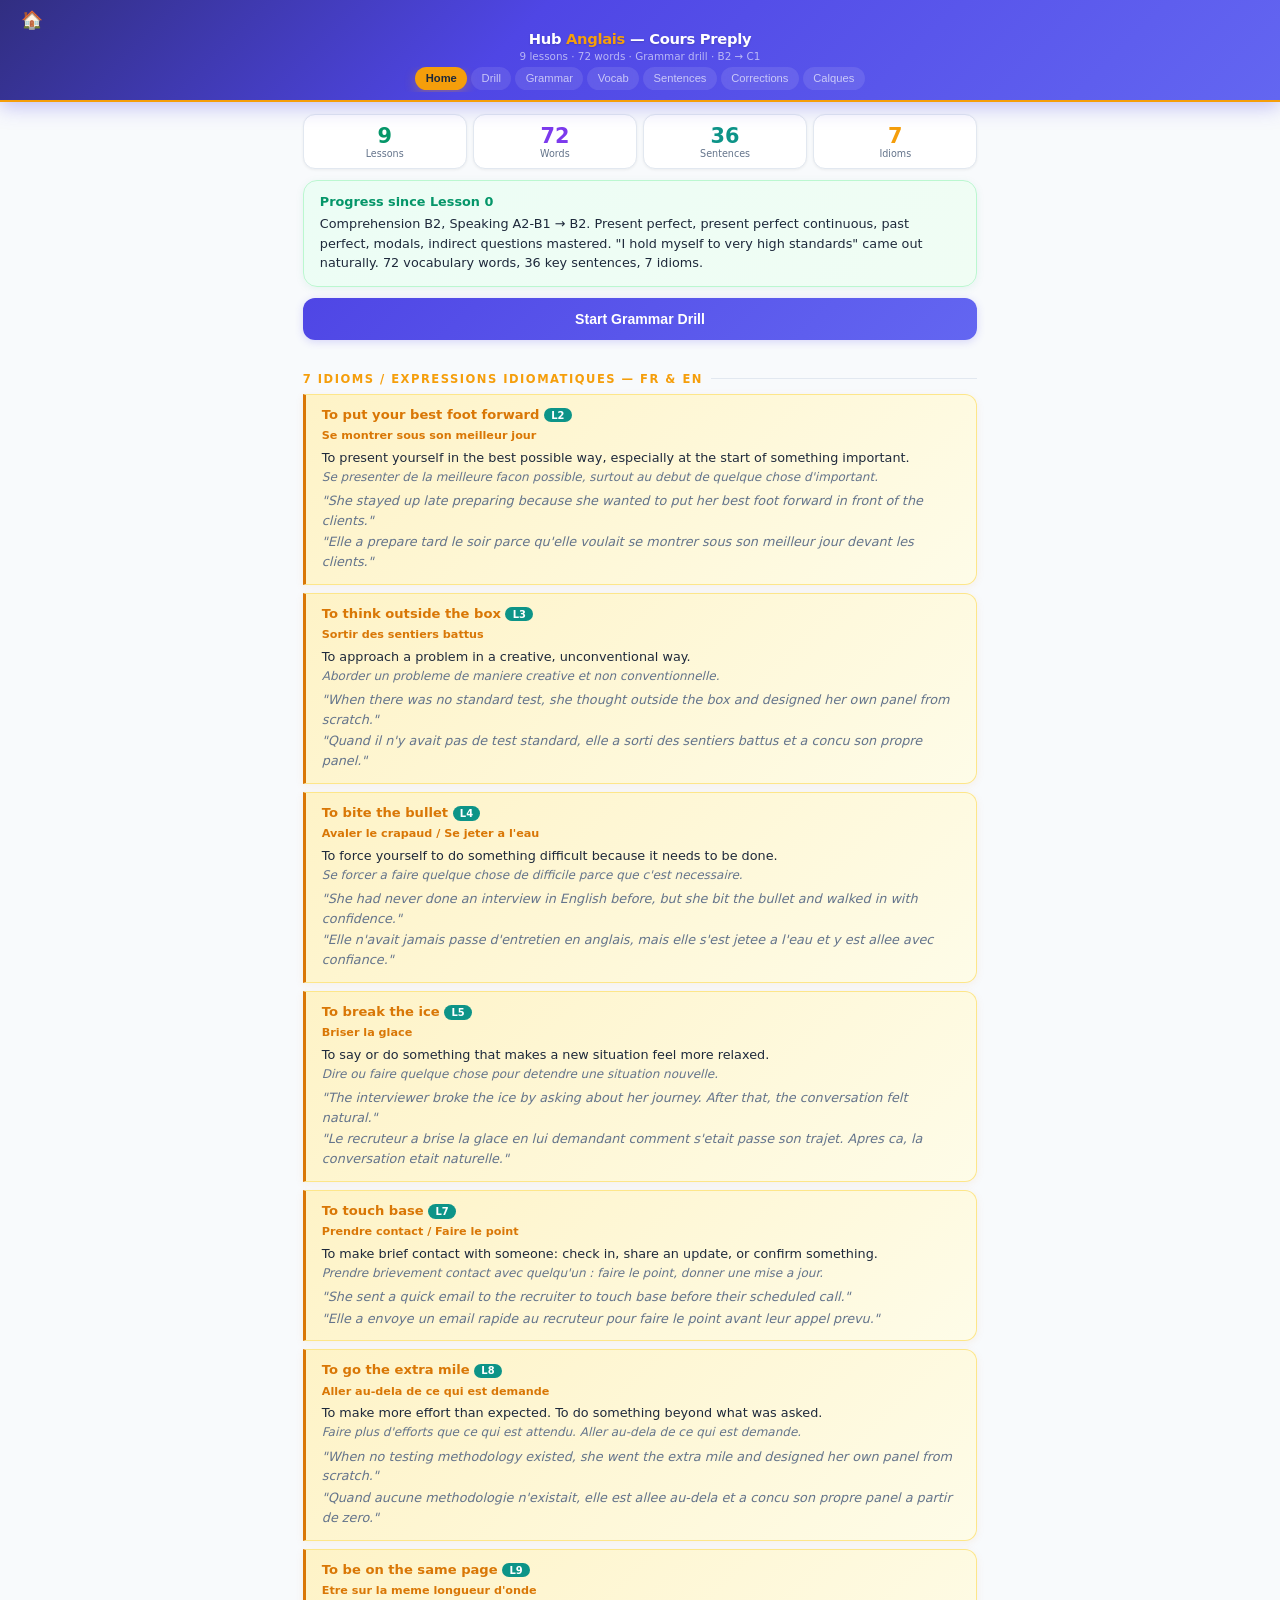
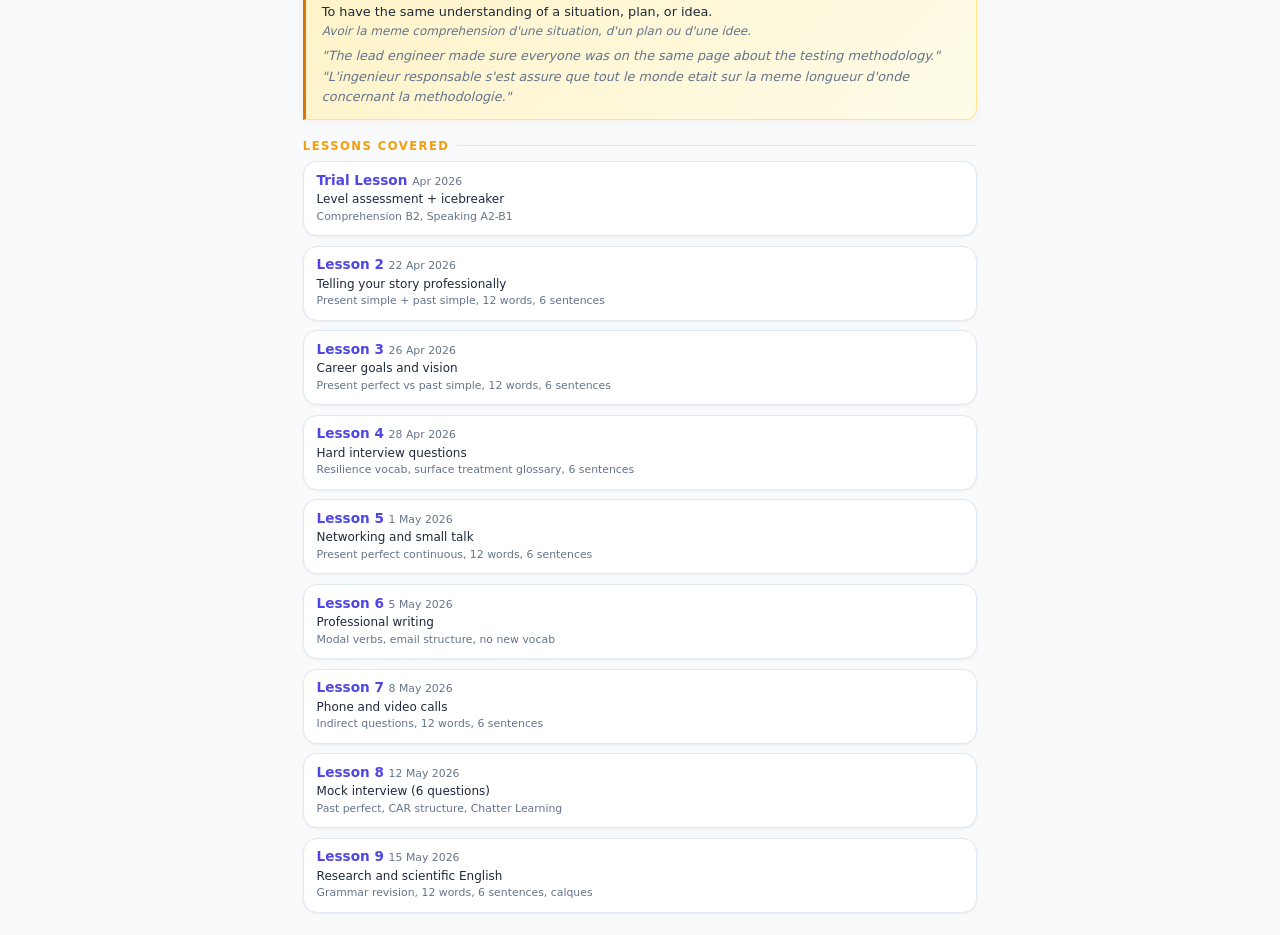
<file: anglais-vocab.html>
<!DOCTYPE html>
<html lang="fr">
<head>
<meta charset="UTF-8">
<meta name="viewport" content="width=device-width, initial-scale=1.0, viewport-fit=cover">
<meta name="apple-mobile-web-app-capable" content="yes">
<meta name="apple-mobile-web-app-status-bar-style" content="black-translucent">
<meta name="theme-color" content="#4f46e5">
<title>Hub Anglais — Cours Preply</title>
<style>
:root{--pri:#4f46e5;--pri2:#6366f1;--acc:#f59e0b;--bg:#f8fafc;--card:#fff;--text:#1e293b;--muted:#64748b;--border:#e2e8f0;--green:#059669;--red:#dc2626;--yellow:#d97706;--teal:#0d9488;--purple:#7c3aed;--pink:#ec4899;--shadow-sm:0 1px 3px rgba(0,0,0,.06);--shadow:0 4px 12px rgba(0,0,0,.08);--shadow-lg:0 12px 32px rgba(0,0,0,.12);--ease:cubic-bezier(.23,1,.32,1)}
*{margin:0;padding:0;box-sizing:border-box}
body{font-family:system-ui,-apple-system,sans-serif;background:var(--bg);color:var(--text);min-height:100vh;-webkit-tap-highlight-color:transparent;-webkit-font-smoothing:antialiased}
nav{background:linear-gradient(135deg,#312e81 0%,var(--pri) 40%,var(--pri2) 100%);padding:calc(.6rem + env(safe-area-inset-top,0px)) .8rem .5rem;position:sticky;top:0;z-index:100;box-shadow:0 4px 20px rgba(79,70,229,.35);border-bottom:2px solid var(--acc)}
nav h1{color:white;font-size:.92rem;text-align:center;margin-bottom:.2rem;font-weight:700;letter-spacing:-.3px;text-shadow:0 1px 2px rgba(0,0,0,.15)}
nav h1 span{color:var(--acc);font-weight:800}
nav .nav-sub{color:rgba(255,255,255,.6);font-size:.65rem;text-align:center;margin-bottom:.35rem}
.nav-tabs{display:flex;gap:.25rem;overflow-x:auto;justify-content:center;-webkit-overflow-scrolling:touch;padding-bottom:2px}.nav-tabs::-webkit-scrollbar{display:none}
.tab{background:rgba(255,255,255,.1);color:rgba(255,255,255,.65);border:none;padding:.32rem .65rem;border-radius:16px;font-size:.7rem;cursor:pointer;white-space:nowrap;transition:all .3s var(--ease);font-weight:500;backdrop-filter:blur(4px)}
.tab:hover{background:rgba(255,255,255,.2);color:white;transform:translateY(-1px)}.tab.active{background:var(--acc);color:#1e293b;font-weight:700;box-shadow:0 4px 12px rgba(245,158,11,.3)}
main{max-width:700px;margin:0 auto;padding:.8rem}
.page{display:none;animation:fadeIn .3s var(--ease)}.page.active{display:block}
@keyframes fadeIn{from{opacity:0;transform:translateY(8px)}to{opacity:1;transform:none}}
@keyframes slideUp{from{opacity:0;transform:translateY(12px)}to{opacity:1;transform:none}}
.card{background:var(--card);border-radius:14px;padding:.9rem;border:1px solid var(--border);margin-bottom:.6rem;box-shadow:var(--shadow-sm);transition:all .3s var(--ease)}
.card:hover{box-shadow:var(--shadow)}
.card h3{font-size:.85rem;color:var(--pri);margin-bottom:.4rem}
.card p,.card li{font-size:.8rem;line-height:1.55}
.badge{display:inline-block;padding:.1rem .45rem;border-radius:8px;font-size:.62rem;font-weight:700;color:white}
.bg{background:var(--green)}.by{background:var(--yellow)}.br{background:var(--red)}.bp{background:var(--purple)}.bt{background:var(--teal)}.ba{background:var(--acc)}.bpk{background:var(--pink)}
.stitle{font-size:.72rem;color:var(--acc);font-weight:700;text-transform:uppercase;letter-spacing:1.5px;margin:1.2rem 0 .5rem;display:flex;align-items:center;gap:.5rem}
.stitle::after{content:'';flex:1;height:1px;background:var(--border)}
.btn{padding:.5rem 1rem;border:none;border-radius:10px;font-size:.8rem;font-weight:600;cursor:pointer;transition:all .2s var(--ease)}
.btn:active{transform:scale(.97)}
.btn:hover{transform:translateY(-1px)}
.btn-pri{background:linear-gradient(135deg,var(--pri),var(--pri2));color:white;box-shadow:0 2px 8px rgba(79,70,229,.2)}.btn-pri:hover{box-shadow:0 4px 16px rgba(79,70,229,.3)}
.btn-green{background:linear-gradient(135deg,var(--green),#34d399);color:white;box-shadow:0 2px 8px rgba(5,150,105,.2)}
.btn-acc{background:linear-gradient(135deg,var(--acc),#fbbf24);color:#1e293b;box-shadow:0 2px 8px rgba(245,158,11,.2)}
.btn-out{background:transparent;border:2px solid var(--border);color:var(--text)}.btn-out:hover{border-color:var(--pri);background:rgba(79,70,229,.03)}
.btn-sm{padding:.35rem .7rem;font-size:.72rem}
.stats{display:grid;grid-template-columns:repeat(4,1fr);gap:.4rem;margin-bottom:.7rem}
.stat{background:var(--card);border-radius:12px;padding:.55rem;text-align:center;border:1px solid var(--border);box-shadow:var(--shadow-sm);transition:all .2s var(--ease)}
.stat:hover{box-shadow:var(--shadow);transform:translateY(-1px)}
.stat .n{font-size:1.3rem;font-weight:800}.stat .l{font-size:.6rem;color:var(--muted);font-weight:500}
.highlight{background:linear-gradient(135deg,#ecfdf5,#f0fdf4);border:1px solid #bbf7d0;border-radius:14px;padding:.8rem 1rem;margin-bottom:.7rem;box-shadow:0 2px 8px rgba(5,150,105,.08)}
.highlight h4{color:var(--green);font-size:.8rem;margin-bottom:.3rem}
.highlight p{font-size:.8rem;line-height:1.55}
/* Accordion */
.acc{background:var(--card);border-radius:12px;border:1px solid var(--border);margin-bottom:.4rem;overflow:hidden;box-shadow:var(--shadow-sm);transition:all .3s var(--ease)}
.acc:hover{box-shadow:var(--shadow)}
.acc-h{padding:.65rem .9rem;display:flex;align-items:center;gap:.5rem;cursor:pointer;transition:all .25s var(--ease)}
.acc-h:hover{background:rgba(79,70,229,.03)}
.acc-h h4{flex:1;font-size:.82rem;color:var(--pri);font-weight:600}
.acc-h .arr{color:var(--muted);font-size:.65rem;transition:transform .3s var(--ease)}
.acc.open .arr{transform:rotate(180deg)}
.acc-b{display:none;padding:0 .9rem .9rem;font-size:.78rem;line-height:1.6}
.acc.open .acc-b{display:block;animation:slideUp .25s var(--ease)}
table{width:100%;border-collapse:collapse;font-size:.76rem;margin:.4rem 0}
th{background:#f1f5f9;color:var(--pri);text-align:left;padding:.35rem .5rem;font-weight:600;font-size:.7rem}
td{padding:.35rem .5rem;border-top:1px solid var(--border);line-height:1.35}
.formula{background:#eef2ff;border:1px solid #c7d2fe;border-radius:8px;padding:.4rem .6rem;font-family:monospace;font-size:.8rem;margin:.4rem 0}
/* Quiz/Drill */
.dots{display:flex;gap:3px;flex-wrap:wrap;margin-bottom:.6rem}
.dot{width:9px;height:9px;border-radius:50%;background:var(--border)}.dot.ok{background:var(--green)}.dot.ko{background:var(--red)}.dot.cur{border:2px solid var(--pri);background:white}
.qcard{background:var(--card);border-radius:14px;padding:1.1rem;border:1px solid var(--border);margin-bottom:.6rem;box-shadow:var(--shadow-sm)}
.qnum{font-size:.65rem;color:var(--muted);font-weight:600;margin-bottom:.3rem}
.qtxt{font-size:.92rem;font-weight:600;color:var(--pri);line-height:1.5;margin-bottom:.7rem}
.qinput{width:100%;padding:.6rem .75rem;border:2px solid var(--border);border-radius:10px;font-size:.85rem;font-family:system-ui;outline:none;transition:all .2s}
.qinput:focus{border-color:var(--pri2);box-shadow:0 0 0 3px rgba(99,102,241,.1)}
.qinput.ok{border-color:var(--green);background:#ecfdf5}.qinput.ko{border-color:var(--red);background:#fef2f2}
.qexp{display:none;background:#eef2ff;border:1px solid #c7d2fe;border-radius:8px;padding:.6rem;margin-top:.5rem;font-size:.78rem;line-height:1.45}
.qexp.show{display:block}
.qexp .ans{color:var(--green);font-weight:700}
.mcq{display:flex;flex-direction:column;gap:.3rem}
.mcq-o{background:var(--bg);border:2px solid var(--border);border-radius:10px;padding:.5rem .75rem;cursor:pointer;font-size:.8rem;transition:all .15s;line-height:1.35}
.mcq-o:hover{border-color:var(--pri2);background:#eef2ff}
.mcq-o.ok{border-color:var(--green);background:#ecfdf5;pointer-events:none}
.mcq-o.ko{border-color:var(--red);background:#fef2f2;pointer-events:none}
.mcq-o.dim{opacity:.4;pointer-events:none}
.result{background:var(--card);border-radius:14px;padding:1.5rem;text-align:center;border:1px solid var(--border);box-shadow:var(--shadow)}
.result .score{font-size:2.8rem;font-weight:800;background:linear-gradient(135deg,var(--pri),var(--pri2));-webkit-background-clip:text;-webkit-text-fill-color:transparent}.result .msg{font-size:.85rem;color:var(--muted);margin:.4rem 0}
/* Flashcards */
.fgrid{display:grid;grid-template-columns:repeat(auto-fill,minmax(140px,1fr));gap:.4rem}
.fc{background:var(--card);border-radius:12px;border:1px solid var(--border);padding:.7rem;cursor:pointer;transition:all .25s var(--ease);min-height:110px;display:flex;flex-direction:column;justify-content:center;align-items:center;text-align:center;position:relative;box-shadow:var(--shadow-sm)}
.fc:hover{border-color:var(--pri2);box-shadow:var(--shadow);transform:translateY(-2px)}.fc.flip{background:linear-gradient(135deg,#eef2ff,#e0e7ff);border-color:var(--pri2);box-shadow:0 4px 12px rgba(99,102,241,.15)}
.fc .w{font-size:.88rem;font-weight:700;color:var(--pri)}.fc .s{font-size:.65rem;color:var(--muted);margin-top:.15rem}
.fc .tt{font-size:.58rem;color:white;background:var(--teal);padding:.08rem .3rem;border-radius:5px;margin-top:.2rem}
.fc .m{display:none;font-size:.75rem;line-height:1.35}
.fc.flip .w,.fc.flip .s,.fc.flip .tt{display:none}.fc.flip .m{display:block}
.fc .ck{position:absolute;top:.3rem;right:.3rem;font-size:.75rem;display:none}.fc.known .ck{display:block}
/* Corrections */
.corr{background:var(--card);border-radius:12px;border:1px solid var(--border);margin-bottom:.4rem;overflow:hidden;box-shadow:var(--shadow-sm);transition:all .3s var(--ease)}
.corr:hover{box-shadow:var(--shadow)}
.corr-h{padding:.6rem .9rem;cursor:pointer;display:flex;align-items:center;gap:.5rem;transition:all .2s}
.corr-h:hover{background:rgba(220,38,38,.03)}
.corr-h .wt{flex:1;font-size:.8rem;color:var(--red);text-decoration:line-through}
.corr-h .arr{color:var(--muted);font-size:.65rem;transition:transform .3s var(--ease)}
.corr.open .arr{transform:rotate(180deg)}
.corr-b{display:none;padding:0 .9rem .7rem}
.corr.open .corr-b{display:block;animation:slideUp .2s var(--ease)}
.corr-b .rt{font-size:.84rem;color:var(--green);font-weight:600;margin-bottom:.2rem}
.corr-b .why{font-size:.78rem;line-height:1.5}
/* Sentences */
.sent{background:var(--card);border-radius:10px;border:1px solid var(--border);padding:.65rem .9rem;margin-bottom:.35rem;display:flex;align-items:center;gap:.6rem;box-shadow:var(--shadow-sm);transition:all .2s var(--ease)}
.sent:hover{box-shadow:var(--shadow);border-color:var(--pri2)}
.sent .sn{width:24px;height:24px;border-radius:50%;background:linear-gradient(135deg,var(--pri),var(--pri2));color:white;font-size:.65rem;font-weight:700;display:flex;align-items:center;justify-content:center;flex-shrink:0}
.sent .st{flex:1;font-size:.8rem;line-height:1.45}
/* Drill specific */
.drill-bar{background:linear-gradient(135deg,var(--pri),var(--pri2));border-radius:12px;padding:.75rem 1rem;border:none;margin-bottom:.6rem;display:flex;align-items:center;gap:.8rem;color:white;box-shadow:0 4px 16px rgba(79,70,229,.25)}
.drill-bar .streak{font-size:1.6rem;font-weight:800;color:var(--acc);text-shadow:0 1px 2px rgba(0,0,0,.15)}
.drill-bar .info{flex:1}
.drill-bar .info h4{font-size:.82rem;margin-bottom:.1rem;color:white}
.drill-bar .info p{font-size:.68rem;color:rgba(255,255,255,.7)}
.lvl-pills{display:flex;gap:.3rem;margin-bottom:.6rem}
.lvl{flex:1;padding:.55rem;border-radius:10px;border:2px solid var(--border);text-align:center;cursor:pointer;transition:all .25s var(--ease);box-shadow:var(--shadow-sm)}
.lvl.active{border-color:var(--pri);background:linear-gradient(135deg,#eef2ff,#e0e7ff);box-shadow:0 4px 12px rgba(99,102,241,.12)}
.lvl.locked{opacity:.4;cursor:not-allowed}
.lvl h5{font-size:.72rem;margin-bottom:.1rem}.lvl p{font-size:.6rem;color:var(--muted)}
.lvl .lscore{font-size:.82rem;font-weight:700;color:var(--green)}
/* Idiom */
.idiom{background:linear-gradient(135deg,#fef3c7,#fefce8);border:1px solid #fde68a;border-left:3px solid var(--yellow);border-radius:0 12px 12px 0;padding:.75rem 1rem;margin-bottom:.5rem;box-shadow:0 2px 8px rgba(217,119,6,.08);transition:all .2s var(--ease)}
.idiom:hover{box-shadow:0 4px 12px rgba(217,119,6,.12)}
.idiom h4{color:var(--yellow);font-size:.82rem;margin-bottom:.3rem}
.idiom p{font-size:.8rem;line-height:1.55}
.idiom .ex{font-style:italic;color:var(--muted);margin-top:.3rem}
@media(max-width:500px){main{padding:.5rem}.stats{grid-template-columns:repeat(2,1fr)}.fgrid{grid-template-columns:repeat(2,1fr)}}
</style>
</head>
<body>
<nav>
<a href="./" style="font-size:1.1rem;text-decoration:none;padding:4px 8px;border-radius:8px;transition:background .2s" title="Retour au Hub Général">🏠</a>
<h1>Hub <span>Anglais</span> — Cours Preply</h1>
<div class="nav-sub">9 lessons &middot; 72 words &middot; Grammar drill &middot; B2 → C1</div>
<div class="nav-tabs">
<button class="tab active" onclick="go('home')">Home</button>
<button class="tab" onclick="go('drill')">Drill</button>
<button class="tab" onclick="go('grammar')">Grammar</button>
<button class="tab" onclick="go('vocab')">Vocab</button>
<button class="tab" onclick="go('sentences')">Sentences</button>
<button class="tab" onclick="go('corrections')">Corrections</button>
<button class="tab" onclick="go('calques')">Calques</button>
</div>
</nav>
<main>

<!-- HOME -->
<div id="home" class="page active">
<div class="stats" id="homeStats"></div>
<div class="highlight">
<h4>Progress since Lesson 0</h4>
<p>Comprehension B2, Speaking A2-B1 → B2. Present perfect, present perfect continuous, past perfect, modals, indirect questions mastered. "I hold myself to very high standards" came out naturally. 72 vocabulary words, 36 key sentences, 7 idioms.</p>
</div>
<button class="btn btn-pri" style="width:100%;margin-bottom:.8rem;padding:.8rem;font-size:.88rem;border-radius:12px" onclick="go('drill')">Start Grammar Drill</button>
<div class="stitle">7 Idioms / Expressions idiomatiques — FR &amp; EN</div>
<div id="idiomList"></div>
<div class="stitle">Lessons covered</div>
<div id="lessonList"></div>
</div>

<!-- DRILL -->
<div id="drill" class="page">
<div class="drill-bar">
<div class="streak" id="drStreak">0</div>
<div class="info"><h4>Grammar Drill</h4><p id="drInfo">Endless practice — gets harder as you improve</p></div>
<button class="btn btn-sm btn-out" onclick="resetDrill()">Reset</button>
</div>
<div class="lvl-pills" id="drLevels"></div>
<div id="drQuestion"></div>
<div id="drResult" style="display:none"></div>
</div>

<!-- GRAMMAR -->
<div id="grammar" class="page">
<div class="card" style="background:linear-gradient(135deg,#eef2ff,#e0e7ff);border-color:#c7d2fe">
<h3>The one question before every sentence</h3>
<p>Still relevant today? → <strong>present perfect</strong><br>
Still doing this right now? → <strong>present perfect continuous</strong><br>
Happened before something else? → <strong>past perfect</strong></p>
</div>
<div id="grammarCards"></div>
</div>

<!-- VOCAB -->
<div id="vocab" class="page">
<div style="display:flex;gap:.3rem;margin-bottom:.6rem;flex-wrap:wrap">
<button class="btn btn-sm btn-pri" onclick="filterVocab('all')">All</button>
<button class="btn btn-sm btn-out" onclick="filterVocab(2)">L2</button>
<button class="btn btn-sm btn-out" onclick="filterVocab(3)">L3</button>
<button class="btn btn-sm btn-out" onclick="filterVocab(4)">L4</button>
<button class="btn btn-sm btn-out" onclick="filterVocab(5)">L5</button>
<button class="btn btn-sm btn-out" onclick="filterVocab(7)">L7</button>
<button class="btn btn-sm btn-out" onclick="filterVocab(9)">L9</button>
<span style="flex:1"></span>
<span id="vCount" style="font-size:.72rem;color:var(--green);font-weight:600">0/72</span>
</div>
<div class="fgrid" id="vocabGrid"></div>
</div>

<!-- SENTENCES -->
<div id="sentences" class="page">
<div class="stitle">36 Key Sentences / Phrases cles — FR &amp; EN</div>
<div id="sentList"></div>
</div>

<!-- CORRECTIONS -->
<div id="corrections" class="page">
<div class="card" style="background:#fef2f2;border-color:#fecaca">
<h3 style="color:var(--red)">Learn from your mistakes</h3>
<p>Try to correct each one in your head before clicking. All corrections from lessons 2-9.</p>
</div>
<div style="display:flex;gap:.3rem;margin-bottom:.6rem;flex-wrap:wrap">
<button class="btn btn-sm btn-pri" onclick="filterCorr('all')">All</button>
<button class="btn btn-sm btn-out" onclick="filterCorr(2)">L2</button>
<button class="btn btn-sm btn-out" onclick="filterCorr(3)">L3</button>
<button class="btn btn-sm btn-out" onclick="filterCorr(4)">L4</button>
<button class="btn btn-sm btn-out" onclick="filterCorr(5)">L5</button>
<button class="btn btn-sm btn-out" onclick="filterCorr(6)">L6</button>
<button class="btn btn-sm btn-out" onclick="filterCorr(7)">L7</button>
<button class="btn btn-sm btn-out" onclick="filterCorr(8)">L8</button>
<button class="btn btn-sm btn-out" onclick="filterCorr(9)">L9</button>
</div>
<div id="corrList"></div>
</div>

<!-- CALQUES -->
<div id="calques" class="page">
<div class="card">
<h3>Calques francais a eliminer / French calques to eliminate</h3>
<p>Ce sont des traductions directes du francais qui n'existent pas en anglais. Ton cerveau fait : pensee en francais → traduction → anglais. L'objectif : pensee → anglais directement.<br><em style="color:var(--muted)">These are direct translations from French that do not exist in English. The goal: thought → English directly.</em></p>
</div>
<div class="stitle">Reference list</div>
<div id="calqueRef"></div>
<div class="stitle" style="margin-top:1rem">Quiz — Pick the correct English</div>
<div id="calqueQuiz"></div>
</div>

</main>

<script>
// ===== NAVIGATION =====
function go(id){
  document.querySelectorAll('.page').forEach(p=>p.classList.remove('active'));
  document.querySelectorAll('.tab').forEach(t=>t.classList.remove('active'));
  document.getElementById(id).classList.add('active');
  document.querySelectorAll('.tab').forEach(t=>{if(t.getAttribute('onclick')?.includes("'"+id+"'"))t.classList.add('active')});
  window.scrollTo({top:0,behavior:'smooth'});
}

// ===== DATA: GRAMMAR =====
const grammarTopics=[
{lesson:2,title:'Present Simple & Past Simple',badge:'bg',formula:'Present: I work / She works\nPast: I worked / She worked',
rules:[
{rule:'Present simple for facts, habits, descriptions of your job',ex:'I specialise in polymer science.'},
{rule:'Past simple for finished actions with a time marker',ex:'I worked on polymers during my internship.'},
{rule:'Never say "I am work" or "I am specialise" — drop the am',ex:''},
{rule:'Always add a time word for past simple: yesterday, last year, during my internship',ex:''}
]},
{lesson:3,title:'Present Perfect vs Past Simple',badge:'bp',formula:'have/has + past participle',
rules:[
{rule:'Present perfect: past action still relevant NOW, or accumulated experience',ex:'I have developed a testing panel.'},
{rule:'Signal words: already, yet, just, never, ever, since, for',ex:'I have never worked in aeronautics.'},
{rule:'Past simple: finished at a specific moment. Present perfect: relevant now.',ex:'I contributed to a patent in 2024. (past simple) / I have contributed to a patent. (present perfect)'},
{rule:'"Already" = done before expected. "Yet" = not done but expected. "Just" = very short time ago.',ex:'I have just finished my degree.'}
]},
{lesson:5,title:'Present Perfect Continuous',badge:'by',formula:'have/has + been + verb-ing',
rules:[
{rule:'An ongoing action that started in the past and is STILL happening',ex:'I have been applying to companies for three months.'},
{rule:'"Since" needs a POINT in time: since January, since I graduated',ex:'I have been studying since February.'},
{rule:'"For" needs a DURATION: for a month, for three years',ex:'I have been training for one year.'},
{rule:'Never say "since one month" — that is a duration, use "for one month"',ex:''}
]},
{lesson:6,title:'Modal Verbs',badge:'ba',formula:'would / could / should / might + base verb',
rules:[
{rule:'Would: polite requests, offers, conditionals',ex:'I would be happy to discuss this further.'},
{rule:'Could: possibility, polite requests',ex:'Could you let me know your availability?'},
{rule:'Should: advice, recommendations',ex:'You should consider applying before the deadline.'},
{rule:'Might: tentative suggestion, possibility',ex:'This might be a good opportunity.'},
{rule:'French directness does not always translate. "I want a job" → "I would like a position."',ex:''}
]},
{lesson:7,title:'Indirect Questions',badge:'bpk',formula:'Polite opener + normal word order (NOT question order)',
rules:[
{rule:'Direct → Indirect: embed the question in a polite opener',ex:'What does the role involve? → Could you tell me what the role involves?'},
{rule:'Three polite openers: Could you tell me... / I was wondering... / Do you mind me asking...',ex:''},
{rule:'TRAP: word order goes back to NORMAL, not question order',ex:'How big is the team? → I was wondering how big the team is. (NOT "how big is the team")'},
{rule:'"I wanted to check whether..." for polite follow-ups',ex:'Did you receive my CV? → I wanted to check whether you had received my CV.'}
]},
{lesson:8,title:'Past Perfect',badge:'bp',formula:'had + past participle',
rules:[
{rule:'An action that happened BEFORE another past action',ex:'Before I started testing, I had already completed a literature review.'},
{rule:'Signal words: before, already, by the time, because',ex:'By the time I joined, no proof of concept had existed yet.'},
{rule:'The storytelling formula: Before [past perfect]... I [past simple]... which meant that [result]',ex:'Because no methodology had existed, I developed one from scratch.'},
{rule:'Use for background/context in CAR answers. Simple past for YOUR action.',ex:'Nobody had taken the time to question the method. I took the initiative.'}
]}
];

// ===== DATA: VOCABULARY (72 words) =====
const allVocab=[
// L2 - Interview basics
{w:'internship',s:'IN-tern-ship',fr:'stage',m:'A temporary work placement to gain experience',l:2,t:'n'},
{w:'specialism',s:'SPEC-ial-ism',fr:'specialite',m:'The specific area you are an expert in',l:2,t:'n'},
{w:'achievement',s:'a-CHIEVE-ment',fr:'reussite',m:'Something important you have done successfully',l:2,t:'n'},
{w:'strength',s:'STRENGTH',fr:'point fort',m:'A quality or skill you are particularly good at',l:2,t:'n'},
{w:'challenge',s:'CHAL-lenge',fr:'defi',m:'A difficulty or problem you had to overcome',l:2,t:'n'},
{w:'background',s:'BACK-ground',fr:'parcours',m:'Your education, experience, and where you come from professionally',l:2,t:'n'},
{w:'specialise',s:'SPEC-ial-ise',fr:'se specialiser',m:'To focus your work or study in one area',l:2,t:'v'},
{w:'contribute',s:'con-TRIB-ute',fr:'contribuer',m:'To give your effort or ideas to a project or team',l:2,t:'v'},
{w:'develop',s:'de-VEL-op',fr:'developper',m:'To improve or grow something over time',l:2,t:'v'},
{w:'overcome',s:'o-ver-COME',fr:'surmonter',m:'To successfully deal with a difficulty',l:2,t:'v'},
{w:'demonstrate',s:'DEM-on-strate',fr:'demontrer',m:'To show clearly that you have a skill or quality',l:2,t:'v'},
{w:'achieve',s:'a-CHIEVE',fr:'atteindre',m:'To successfully reach a goal',l:2,t:'v'},
// L3 - Career goals
{w:'ambition',s:'am-BI-tion',fr:'ambition',m:'A strong desire to succeed and achieve something',l:3,t:'n'},
{w:'vision',s:'VI-sion',fr:'vision',m:'A clear idea of what you want to achieve in the future',l:3,t:'n'},
{w:'expertise',s:'ex-per-TISE',fr:'expertise',m:'A high level of skill or knowledge in a specific area',l:3,t:'n'},
{w:'trajectory',s:'tra-JEC-to-ry',fr:'trajectoire',m:'The path or direction your career is taking',l:3,t:'n'},
{w:'opportunity',s:'op-por-TU-ni-ty',fr:'opportunite',m:'A situation that makes it possible to do something',l:3,t:'n'},
{w:'contribution',s:'con-tri-BU-tion',fr:'contribution',m:'Something you give or do that helps a team or project',l:3,t:'n'},
{w:'aim',s:'AIM',fr:'viser',m:'To have something as your goal or target',l:3,t:'v'},
{w:'pursue',s:'pur-SUE',fr:'poursuivre',m:'To follow or work toward something over time',l:3,t:'v'},
{w:'transition',s:'tran-SI-tion',fr:'faire la transition',m:'To move from one role, field, or area to another',l:3,t:'v'},
{w:'expand',s:'ex-PAND',fr:'elargir',m:'To make something bigger or broader',l:3,t:'v'},
{w:'lead',s:'LEAD',fr:'diriger',m:'To be in charge of a project or team',l:3,t:'v'},
{w:'apply',s:'ap-PLY',fr:'appliquer',m:'To put your skills into practice in a new context',l:3,t:'v'},
// L4 - Resilience
{w:'weakness',s:'WEAK-ness',fr:'point faible',m:'An area where you are less strong or need to improve',l:4,t:'n'},
{w:'resilience',s:'re-SIL-ience',fr:'resilience',m:'The ability to recover quickly from difficulties',l:4,t:'n'},
{w:'setback',s:'SET-back',fr:'contretemps',m:'A problem or difficulty that slows your progress',l:4,t:'n'},
{w:'pressure',s:'PRES-sure',fr:'pression',m:'The stress or demands of a difficult situation',l:4,t:'n'},
{w:'gap',s:'GAP',fr:'lacune, periode creuse',m:'A period of time where you were not working or studying',l:4,t:'n'},
{w:'expectation',s:'ex-pec-TA-tion',fr:'attente',m:'What someone believes or hopes will happen',l:4,t:'n'},
{w:'handle',s:'HAN-dle',fr:'gerer',m:'To deal with a situation or problem effectively',l:4,t:'v'},
{w:'adapt',s:'a-DAPT',fr:'s\'adapter',m:'To change your approach to fit a new situation',l:4,t:'v'},
{w:'reflect',s:'re-FLECT',fr:'reflechir',m:'To think carefully about something',l:4,t:'v'},
{w:'improve',s:'im-PROVE',fr:'ameliorer',m:'To get better at something over time',l:4,t:'v'},
{w:'recover',s:'re-COV-er',fr:'se remettre',m:'To return to a normal state after a difficulty',l:4,t:'v'},
{w:'acknowledge',s:'ac-KNOW-ledge',fr:'reconnaitre',m:'To admit or accept that something is true',l:4,t:'v'},
// L5 - Networking
{w:'connection',s:'con-NEC-tion',fr:'contact',m:'A person you know professionally who can help',l:5,t:'n'},
{w:'impression',s:'im-PRES-sion',fr:'impression',m:'The effect you have on someone when they first meet you',l:5,t:'n'},
{w:'introduction',s:'in-tro-DUC-tion',fr:'presentation',m:'The moment when you tell someone who you are',l:5,t:'n'},
{w:'common ground',s:'COM-mon ground',fr:'terrain commun',m:'Something two people share: an interest, experience, goal',l:5,t:'n'},
{w:'follow-up',s:'FOL-low-up',fr:'relance, suivi',m:'An action or message after a first meeting',l:5,t:'n'},
{w:'introduce',s:'in-tro-DUCE',fr:'se presenter',m:'To tell someone who you are',l:5,t:'v'},
{w:'connect',s:'con-NECT',fr:'creer un lien',m:'To build a relationship professionally',l:5,t:'v'},
{w:'mention',s:'MEN-tion',fr:'mentionner',m:'To refer to something briefly in conversation',l:5,t:'v'},
{w:'exchange',s:'ex-CHANGE',fr:'echanger',m:'To give and receive: information, contact details',l:5,t:'v'},
{w:'follow up',s:'FOL-low up',fr:'relancer',m:'To contact someone again after a first meeting',l:5,t:'v'},
{w:'stand out',s:'stand OUT',fr:'se demarquer',m:'To be noticeably different or better than others',l:5,t:'v'},
// L7 - Phone/video calls
{w:'agenda',s:'a-GEN-da',fr:'ordre du jour',m:'The list of topics to discuss during a call or meeting',l:7,t:'n'},
{w:'clarification',s:'clar-i-fi-CA-tion',fr:'clarification',m:'An explanation that makes something clearer',l:7,t:'n'},
{w:'availability',s:'a-vail-a-BIL-i-ty',fr:'disponibilite',m:'The times when someone is free to meet or speak',l:7,t:'n'},
{w:'rapport',s:'rap-PORT',fr:'bon contact',m:'A warm, comfortable relationship through conversation',l:7,t:'n'},
{w:'initiative',s:'i-NI-tia-tive',fr:'initiative',m:'The ability to start things without being told',l:7,t:'n'},
{w:'bandwidth',s:'BAND-width',fr:'disponibilite (argot pro)',m:'The time and energy someone has available',l:7,t:'n'},
{w:'confirm',s:'con-FIRM',fr:'confirmer',m:'To make sure something is definitely agreed',l:7,t:'v'},
{w:'clarify',s:'CLAR-i-fy',fr:'clarifier',m:'To make something clearer or easier to understand',l:7,t:'v'},
{w:'elaborate',s:'e-LAB-o-rate',fr:'developper, detailler',m:'To give more detail about something',l:7,t:'v'},
{w:'wrap up',s:'wrap UP',fr:'conclure',m:'To bring something to a close',l:7,t:'v'},
{w:'bear with',s:'bear WITH',fr:'patienter',m:'To ask someone to be patient for a moment',l:7,t:'v'},
{w:'reach out',s:'reach OUT',fr:'contacter',m:'To make contact with someone',l:7,t:'v'},
// L9 - Research
{w:'methodology',s:'meth-od-OL-o-gy',fr:'methodologie',m:'The system of methods used in a particular area',l:9,t:'n'},
{w:'hypothesis',s:'hy-POTH-e-sis',fr:'hypothese',m:'An idea or explanation not yet proved',l:9,t:'n'},
{w:'findings',s:'FIND-ings',fr:'resultats, conclusions',m:'The results or conclusions of a study',l:9,t:'n'},
{w:'variable',s:'VAR-i-a-ble',fr:'variable',m:'A factor that can change and affect results',l:9,t:'n'},
{w:'limitation',s:'lim-i-TA-tion',fr:'limite',m:'A factor that restricts scope',l:9,t:'n'},
{w:'framework',s:'FRAME-work',fr:'cadre',m:'A basic structure used to approach a problem',l:9,t:'n'},
{w:'validate',s:'VAL-i-date',fr:'valider',m:'To confirm something is correct or acceptable',l:9,t:'v'},
{w:'replicate',s:'REP-li-cate',fr:'reproduire',m:'To repeat an experiment to verify results',l:9,t:'v'},
{w:'analyse',s:'AN-a-lyse',fr:'analyser',m:'To examine in detail to understand better',l:9,t:'v'},
{w:'hypothesise',s:'hy-POTH-e-sise',fr:'emettre une hypothese',m:'To suggest a possible explanation before proving it',l:9,t:'v'},
{w:'interpret',s:'in-TER-pret',fr:'interpreter',m:'To explain the meaning of results or data',l:9,t:'v'}
];

// ===== DATA: KEY SENTENCES (36) =====
const allSentences=[
{sit:'Se presenter',en:'My background is in chemistry and materials engineering.',fr:'Mon parcours est en chimie et sciences des materiaux.',l:2},
{sit:'Sa specialite',en:'I specialise in polymers, but I am looking to move into metallic materials.',fr:'Je suis specialisee en polymeres, mais je cherche a evoluer vers les materiaux metalliques.',l:2},
{sit:'Son stage',en:'During my internship, I worked on developing new polymer composites.',fr:'Pendant mon stage, j\'ai travaille sur le developpement de nouveaux composites polymeres.',l:2},
{sit:'Un point fort',en:'One of my main strengths is my ability to analyse complex data.',fr:'L\'une de mes principales forces est ma capacite a analyser des donnees complexes.',l:2},
{sit:'Un defi surmonte',en:'One challenge I overcame was developing a chemical immersion panel from scratch.',fr:'Un defi que j\'ai surmonte a ete de developper un panel d\'immersion chimique a partir de zero.',l:2},
{sit:'Motivation',en:'I am really motivated to contribute to a team working on advanced materials.',fr:'Je suis tres motivee pour contribuer a une equipe travaillant sur les materiaux avances.',l:2},
{sit:'Objectif court terme',en:'In the next two years, I am aiming to transition into metallic materials and surface treatments.',fr:'Dans les deux prochaines annees, je vise une transition vers les materiaux metalliques et les traitements de surface.',l:3},
{sit:'Vision long terme',en:'My long-term vision is to build expertise in materials science and eventually work as a freelance engineer.',fr:'Ma vision a long terme est de developper une expertise en sciences des materiaux et de travailler a terme comme ingenieure independante.',l:3},
{sit:'Lier passe et futur',en:'The experience I have gained in polymers has given me a strong foundation to expand into new areas.',fr:'L\'experience acquise en polymeres m\'a donne une base solide pour m\'orienter vers de nouveaux domaines.',l:3},
{sit:'Sa contribution',en:'I believe my contribution to your team would be a fresh perspective combined with strong analytical skills.',fr:'Je pense que ma contribution a votre equipe serait un regard neuf combine a de solides competences analytiques.',l:3},
{sit:'Montrer son ambition',en:'I am always looking for opportunities to learn, grow, and take on more responsibility.',fr:'Je suis toujours a la recherche d\'opportunites pour apprendre, progresser et prendre plus de responsabilites.',l:3},
{sit:'Conclure fort',en:'I am excited about where this role could take my career, and I am ready to pursue it fully.',fr:'Ce poste m\'enthousiasme, et je suis prete a m\'y investir pleinement.',l:3},
{sit:'Parler d\'une faiblesse',en:'One area I am working to improve is my experience with metallic materials, which is exactly why I am pursuing this role.',fr:'Un domaine que je cherche a ameliorer est mon experience avec les materiaux metalliques, c\'est precisement pourquoi je vise ce poste.',l:4},
{sit:'Justifier une periode creuse',en:'After my internship, I have been actively applying and continuing to develop my knowledge independently.',fr:'Apres mon stage, j\'ai activement postule tout en continuant a developper mes connaissances de maniere autonome.',l:4},
{sit:'Gerer la pression',en:'I handle pressure by focusing on what I can control and breaking the problem into smaller steps.',fr:'Je gere la pression en me concentrant sur ce que je peux controler et en decoupant le probleme en etapes.',l:4},
{sit:'Montrer sa resilience',en:'When I face a setback, I take time to reflect on what I can learn from it and then I move forward.',fr:'Quand je fais face a un obstacle, je prends le temps de reflechir a ce que je peux en apprendre, puis j\'avance.',l:4},
{sit:'Gagner du temps',en:'That is a great question. Let me think for just a moment.',fr:'C\'est une tres bonne question. Laissez-moi reflechir un instant.',l:4},
{sit:'Se reprendre',en:'What I mean to say is that...',fr:'Ce que je veux dire, c\'est que...',l:4},
{sit:'Se presenter (evenement)',en:'Hi, I am Caother. I am a materials engineer, currently looking for opportunities in aeronautics.',fr:'Bonjour, je suis Caother. Je suis ingenieure materiaux, actuellement a la recherche d\'opportunites dans l\'aeronautique.',l:5},
{sit:'Trouver un terrain commun',en:'That is interesting, I actually have experience with surface treatments as well.',fr:'C\'est interessant, j\'ai justement de l\'experience en traitements de surface egalement.',l:5},
{sit:'Poser des questions',en:'What kind of projects are you working on at the moment?',fr:'Sur quel type de projets travaillez-vous en ce moment ?',l:5},
{sit:'Montrer son interet',en:'I would love to hear more about that. How long have you been working in that area?',fr:'J\'aimerais beaucoup en savoir plus. Depuis combien de temps travaillez-vous dans ce domaine ?',l:5},
{sit:'Mentionner son objectif',en:'I am really looking to transition into metallic materials and surface treatments.',fr:'Je cherche vraiment a faire la transition vers les materiaux metalliques et les traitements de surface.',l:5},
{sit:'Garder le contact',en:'It was really great talking to you. Would it be okay if I followed up with you on LinkedIn?',fr:'C\'etait vraiment un plaisir d\'echanger. Puis-je vous recontacter sur LinkedIn ?',l:5},
{sit:'Ouvrir un appel',en:'Hi, this is Caother. Thank you so much for taking the time to speak with me today.',fr:'Bonjour, c\'est Caother. Merci beaucoup de prendre le temps de me parler aujourd\'hui.',l:7},
{sit:'Verifier l\'audio',en:'Just to confirm, can you hear me clearly?',fr:'Juste pour confirmer, vous m\'entendez bien ?',l:7},
{sit:'Demander une precision',en:'I am sorry, could you clarify what you mean by that?',fr:'Excusez-moi, pourriez-vous preciser ce que vous entendez par la ?',l:7},
{sit:'Gagner du temps (appel)',en:'That is a great question. Could I take just a moment to think about that?',fr:'C\'est une excellente question. Puis-je prendre un instant pour y reflechir ?',l:7},
{sit:'Question de suivi',en:'Could you tell me a little more about what the day-to-day role looks like?',fr:'Pourriez-vous m\'en dire un peu plus sur le quotidien du poste ?',l:7},
{sit:'Conclure un appel',en:'Thank you so much for your time today. I really look forward to the next steps.',fr:'Merci beaucoup pour votre temps. J\'ai hate de connaitre les prochaines etapes.',l:7},
{sit:'Expliquer sa recherche',en:'My research focused on surface treatment techniques to improve the chemical resistance of polyolefins.',fr:'Ma recherche portait sur les techniques de traitement de surface pour ameliorer la resistance chimique des polyolefines.',l:9},
{sit:'Decrire sa methodologie',en:'The approach I used involved a systematic literature review followed by laboratory testing and scale-up.',fr:'L\'approche utilisee comprenait un etat de l\'art systematique suivi d\'essais en laboratoire et d\'une montee en echelle.',l:9},
{sit:'Parler des resultats',en:'The findings showed a significant improvement in resistance, from 20 to 100 percent compliance.',fr:'Les resultats ont montre une amelioration significative, passant de 20 a 100 % de conformite.',l:9},
{sit:'Reconnaitre une limite',en:'One limitation of the study was that the testing was initially conducted only on laboratory samples.',fr:'Une limite de l\'etude etait que les essais ont d\'abord ete realises uniquement sur des echantillons de laboratoire.',l:9},
{sit:'Lier recherche et impact',en:'What makes this work relevant is its direct application to industrial components in demanding environments.',fr:'Ce qui rend ce travail pertinent, c\'est son application directe aux composants industriels en environnements exigeants.',l:9},
{sit:'Montrer sa curiosite',en:'What I find most interesting about this field is the way surface properties directly determine performance under extreme conditions.',fr:'Ce qui me fascine dans ce domaine, c\'est la facon dont les proprietes de surface determinent directement les performances en conditions extremes.',l:9}
];

// ===== DATA: IDIOMS =====
const idioms=[
{phrase:'To put your best foot forward',fr:'Se montrer sous son meilleur jour',meaning:'To present yourself in the best possible way, especially at the start of something important.',meaningFr:'Se presenter de la meilleure facon possible, surtout au debut de quelque chose d\'important.',ex:'"She stayed up late preparing because she wanted to put her best foot forward in front of the clients."',exFr:'"Elle a prepare tard le soir parce qu\'elle voulait se montrer sous son meilleur jour devant les clients."',l:2},
{phrase:'To think outside the box',fr:'Sortir des sentiers battus',meaning:'To approach a problem in a creative, unconventional way.',meaningFr:'Aborder un probleme de maniere creative et non conventionnelle.',ex:'"When there was no standard test, she thought outside the box and designed her own panel from scratch."',exFr:'"Quand il n\'y avait pas de test standard, elle a sorti des sentiers battus et a concu son propre panel."',l:3},
{phrase:'To bite the bullet',fr:'Avaler le crapaud / Se jeter a l\'eau',meaning:'To force yourself to do something difficult because it needs to be done.',meaningFr:'Se forcer a faire quelque chose de difficile parce que c\'est necessaire.',ex:'"She had never done an interview in English before, but she bit the bullet and walked in with confidence."',exFr:'"Elle n\'avait jamais passe d\'entretien en anglais, mais elle s\'est jetee a l\'eau et y est allee avec confiance."',l:4},
{phrase:'To break the ice',fr:'Briser la glace',meaning:'To say or do something that makes a new situation feel more relaxed.',meaningFr:'Dire ou faire quelque chose pour detendre une situation nouvelle.',ex:'"The interviewer broke the ice by asking about her journey. After that, the conversation felt natural."',exFr:'"Le recruteur a brise la glace en lui demandant comment s\'etait passe son trajet. Apres ca, la conversation etait naturelle."',l:5},
{phrase:'To touch base',fr:'Prendre contact / Faire le point',meaning:'To make brief contact with someone: check in, share an update, or confirm something.',meaningFr:'Prendre brievement contact avec quelqu\'un : faire le point, donner une mise a jour.',ex:'"She sent a quick email to the recruiter to touch base before their scheduled call."',exFr:'"Elle a envoye un email rapide au recruteur pour faire le point avant leur appel prevu."',l:7},
{phrase:'To go the extra mile',fr:'Aller au-dela de ce qui est demande',meaning:'To make more effort than expected. To do something beyond what was asked.',meaningFr:'Faire plus d\'efforts que ce qui est attendu. Aller au-dela de ce qui est demande.',ex:'"When no testing methodology existed, she went the extra mile and designed her own panel from scratch."',exFr:'"Quand aucune methodologie n\'existait, elle est allee au-dela et a concu son propre panel a partir de zero."',l:8},
{phrase:'To be on the same page',fr:'Etre sur la meme longueur d\'onde',meaning:'To have the same understanding of a situation, plan, or idea.',meaningFr:'Avoir la meme comprehension d\'une situation, d\'un plan ou d\'une idee.',ex:'"The lead engineer made sure everyone was on the same page about the testing methodology."',exFr:'"L\'ingenieur responsable s\'est assure que tout le monde etait sur la meme longueur d\'onde concernant la methodologie."',l:9}
];

// ===== DATA: CORRECTIONS =====
const allCorr=[
// L2
{w:'I face no methodical way to chose material to test him',r:'I faced a challenge: there was no methodical approach for selecting materials to test',why:'Past tense needed. "Chose" → "selecting". "Test him" → "test" (materials are not "him").',whyFr:'Passe necessaire. "Chose" est le passe de choose, ici il faut "selecting". Les materiaux ne sont pas "him".',l:2},
{w:'I think you have to chose me',r:'I believe you should choose me',why:'"Think" → "believe" for interview register. "Chose" is past tense; the base form is "choose".',l:2},
{w:'I am the person who is the best in academic research scientific',r:'I am someone who thrives in research. I have strong academic and scientific skills',why:'Restructure: "academic research scientific" is not natural word order. Scientific goes before the noun.',l:2},
// L3
{w:'I m graduated on master degrees',r:'I hold a master\'s degree',why:'"I\'m graduated" doesn\'t work. You hold a degree. Master\'s with apostrophe-s. Singular.',l:3},
{w:'My first experiecne, it was an intership that I made development',r:'My first experience was an internship where I developed innovative materials',why:'"That I made development" → "where I developed". Simpler, more natural.',l:3},
{w:'I am specialised on the aging polymers',r:'I specialise in the ageing of polymers',why:'"I am specialised" → "I specialise". Drop the am. "On" → "in".',whyFr:'En francais "je suis specialisee" → en anglais "I specialise" (sans am). Preposition : "in" pas "on".',l:3},
{w:'I was make a lot of efforts',r:'I made a lot of effort',why:'"I was make" is not a valid tense. Simple past: I made. "Efforts" → "effort" (uncountable here).',l:3},
{w:'My weekend was tired',r:'I had a tiring weekend',why:'"My weekend was tired" means the weekend itself is tired. The weekend was tiring, or "I had a tiring weekend".',l:3},
// L4
{w:'I take a lot of times to understand',r:'Sometimes it takes too much time',why:'"A lot of times" doesn\'t work here. Time is uncountable. Say "too much time".',l:4},
{w:'I have learning to stop when it\'s needed',r:'I have learned to stop when it is needed',why:'"I have learning" → "I have learned". Past participle after have.',l:4},
{w:'I have traveling around the world',r:'I have been traveling around the world',why:'Missing "been": I have been traveling. Present perfect continuous.',l:4},
{w:'for me myself a solution',r:'a solution myself / on my own',why:'Double construction. Just say "myself" or "on my own".',l:4},
// L5
{w:'coating in polymers',r:'polymer coatings',why:'In English the material comes first as an adjective: polymer coatings, metallic surfaces.',l:5},
{w:'I can send you my CV at mail',r:'I can send you my CV by email',why:'"Mail" alone means a letter in an envelope. Always say "email" in full. "At" → "by".',l:5},
{w:'I take them the context',r:'I give them the context',why:'French calque from "apporter le contexte". In English: give context, not take it.',l:5},
{w:'fix my problems',r:'help solve it',why:'"Fix my problems" is too casual for a professional context.',l:5},
// L6
{w:'I have been watching TV since one month',r:'I have been watching TV for the past month',why:'"Since" needs a point in time. A duration needs "for". "Since one month" doesn\'t exist.',whyFr:'"Since" = un moment precis (since January). "For" = une duree (for one month). "Since one month" n\'existe pas.',l:6},
{w:'I took English lessons to prepare',r:'I have been taking English lessons to prepare',why:'Still taking lessons now → present perfect continuous, not past simple.',l:6},
{w:'Dear Mister',r:'Dear [Name] or Dear Mr Smith',why:'"Dear Mister" does not exist in English. Use the person\'s name.',whyFr:'"Dear Mister" n\'existe pas en anglais. Utiliser le nom : "Dear Sarah" ou "Dear Mr Smith".',l:6},
{w:'how your team use it',r:'the work your team does',why:'Missing -s: "uses". Or restructure: "the work your team does".',l:6},
{w:'I send you my CV',r:'Please find my CV attached',why:'"I send" reads as present simple. Standard phrase: "Please find my CV attached".',whyFr:'"I send" sonne comme une habitude. La formule standard en anglais pro : "Please find my CV attached".',l:6},
{w:'opportunity for my profil',r:'any openings that might suit my profile',why:'Direct translation of "opportunite pour mon profil". Not natural in English.',l:6},
// L7
{w:'I lead a project on surface treatment',r:'I led a project on surface treatments',why:'"Lead" is present. Past tense of lead is "led". Plural: treatments.',l:7},
{w:'I make different testings',r:'I ran various tests',why:'"Make testings" is not natural. You run tests or carry out tests.',l:7},
{w:'all what I do in polymers field I can transfer',r:'Everything I have done in the polymer field transfers directly',why:'"All what" → "everything". Present perfect for relevance: "I have done".',l:7},
{w:'You have to know we worked...',r:'I would like to point out that...',why:'"You have to know" is too direct for a professional call.',l:7},
{w:'Could you advise me about my application',r:'Could you advise me on how I might improve my application',why:'"Advise about" → "advise on". "How I might improve" softens with a modal.',l:7},
// L8
{w:'interested by surface treatment',r:'interested in surface treatments',why:'French calque from "interesse par". In English: interested IN. Very common error.',whyFr:'Calque de "interesse par". En anglais : interested IN, jamais "by". Erreur tres frequente.',l:8},
{w:'Master degrees',r:'master\'s degree',why:'Singular. With apostrophe-s.',l:8},
{w:'we learn about all materials',r:'we studied all material families',why:'Past tense (happened in the past). "We learn" slips to present.',l:8},
{w:'made me a strong knowledge',r:'gives me a strong foundation',why:'Knowledge is not something you are "made". Say "gives me a strong foundation".',l:8},
{w:'I took initiative that made my group more efficient',r:'I took the initiative to develop a panel that allowed my team to test multiple materials',why:'"My group" → "my team" professionally. Be specific about what you built.',l:8},
// L9
{w:'ageing phenomenols',r:'ageing phenomena',why:'Phenomena is already plural. No -s. Spelling: phenomena, not phenomenols.',l:9},
{w:'with less tests',r:'with fewer tests',why:'Tests is countable → fewer. Less is for uncountable (less time).',whyFr:'Tests = denombrable → fewer. Less = indenombrable (less time, less work). Fewer tests, less time.',l:9},
{w:'shortcut the validation cycles',r:'shortened the validation cycles',why:'Shortcut is a noun. The verb is to shorten.',whyFr:'"Shortcut" est un nom (un raccourci). Le verbe est "to shorten" (raccourcir).',l:9},
{w:'nobody had take time to questioned',r:'nobody had taken the time to question',why:'After had: past participle (taken). After to: base form (question).',l:9},
{w:'I had took the initiative',r:'I took the initiative',why:'Past participle of take = taken. But here simple past is correct — this is YOUR action.',l:9},
{w:'When I understand these mechanisms',r:'Once I had understood these mechanisms',why:'Present tense slip. Past perfect is perfect: understanding came BEFORE the improvement.',l:9},
{w:'more shorter',r:'shorter',why:'Double comparative. Shorter is already comparative.',whyFr:'Double comparatif interdit. "Shorter" est deja le comparatif. Jamais "more shorter".',l:9},
{w:'the choice of the material was empiric',r:'the way we selected materials was based entirely on experience',why:'Empirical (with -al) is standard. "Based on experience" is cleaner.',l:9},
{w:'I take the responsibility',r:'I took the initiative',why:'Past tense: took. "Took the initiative" is the stronger professional phrase.',l:9},
{w:'improve the comprehension of the mechanism',r:'build an understanding of the mechanisms',why:'Comprehension = language/texts. Scientific context: understanding.',l:9},
{w:'For next I want to apply',r:'My next step is to move into the aeronautics sector',why:'Calque from "pour la suite". Say: my next step is...',l:9},
{w:'I love the demanding company',r:'I am drawn to demanding environments',why:'"I love the demanding company" can be misread. Professional: "drawn to".',l:9},
{w:'it\'s not mean that',r:'that does not mean',why:'Contraction error. Correct: "it does not mean" or "that does not mean".',l:9},
{w:'we are not implicated in the work',r:'being less invested in the work',why:'"Implicated" = involved in a crime. For work: invested, committed.',whyFr:'"Implicated" = implique dans un crime. Pour le travail : invested (investi), committed (engage).',l:9}
];

// ===== DATA: CALQUES =====
const calques=[
{fr:'interesse par',wrong:'interested by',right:'interested in',why:'French: interesse par. English: interested IN.'},
{fr:'pour la suite',wrong:'for next',right:'my next step is / looking ahead',why:'Calque from "pour la suite". No equivalent in English.'},
{fr:'faire une recherche',wrong:'make a research',right:'conduct research / carry out research',why:'"Make a research" doesn\'t exist. Research is usually uncountable.'},
{fr:'je suis d\'accord',wrong:'I am agree',right:'I agree',why:'"Agree" is a verb, not an adjective. "I am agree" copies the French structure.'},
{fr:'ca depend de',wrong:'it depends of',right:'it depends on',why:'French: dependre DE. English: depend ON.'},
{fr:'depuis un mois',wrong:'since one month',right:'for one month',why:'Since = point in time. For = duration. "Since one month" doesn\'t exist.'},
{fr:'revetement en polymeres',wrong:'coating in polymers',right:'polymer coatings',why:'English: material as adjective first. Polymer coatings, metallic surfaces.'},
{fr:'prendre la responsabilite',wrong:'take the responsibility',right:'take the initiative',why:'"Take the initiative" is the professional phrase.'},
{fr:'envoyer un mail',wrong:'send a mail',right:'send an email',why:'"Mail" alone = physical letter. Always say "email" in full.'},
{fr:'apporter le contexte',wrong:'take them the context',right:'give them the context',why:'French "apporter" ≠ English "take". You give context.'},
{fr:'echanger sur',wrong:'exchange about',right:'discuss / talk about',why:'"Exchange about" is a calque. You discuss or talk about something.'},
{fr:'ingenieur materiaux',wrong:'engineer materials',right:'materials engineer',why:'In English the adjective comes first.'},
{fr:'Cher Monsieur',wrong:'Dear Mister',right:'Dear [Name] / Dear Mr Smith',why:'"Dear Mister" does not exist in English. Use the name.'},
{fr:'opportunite pour mon profil',wrong:'opportunity for my profile',right:'openings that might suit my profile',why:'Direct translation. Not natural in English.'},
{fr:'je vous envoie mon CV',wrong:'I send you my CV',right:'Please find my CV attached',why:'Standard professional phrase. "I send" sounds like present habit.'}
];

// ===== DATA: GRAMMAR DRILL (50+ questions) =====
const drillQs=[
// Level 1: Identify tense (MCQ)
{lvl:1,type:'mcq',q:'I worked on polymers during my internship.',opts:['Present simple','Past simple','Present perfect','Past perfect'],ans:1,exp:'Finished action + time marker "during my internship" = past simple.'},
{lvl:1,type:'mcq',q:'I have developed a chemical immersion panel.',opts:['Past simple','Present perfect','Present perfect continuous','Past perfect'],ans:1,exp:'Past action still relevant now, no specific time = present perfect.'},
{lvl:1,type:'mcq',q:'I have been applying to companies for three months.',opts:['Present perfect','Present perfect continuous','Past simple','Past perfect'],ans:1,exp:'Ongoing action + "for three months" (still happening) = present perfect continuous.'},
{lvl:1,type:'mcq',q:'Before I started testing, I had already completed a review.',opts:['Present perfect','Past simple','Past perfect','Present perfect continuous'],ans:2,exp:'"Had completed" = action before another past action = past perfect.'},
{lvl:1,type:'mcq',q:'I specialise in polymer science.',opts:['Present simple','Present perfect','Past simple','Present continuous'],ans:0,exp:'General fact about yourself = present simple.'},
{lvl:1,type:'mcq',q:'I have been studying English since February.',opts:['Present perfect','Present perfect continuous','Past perfect','Past simple'],ans:1,exp:'Action started in past, still happening + "since" = present perfect continuous.'},
{lvl:1,type:'mcq',q:'Nobody had taken the time to question the method.',opts:['Past simple','Present perfect','Past perfect','Past simple passive'],ans:2,exp:'"Had taken" before another past event = past perfect.'},
{lvl:1,type:'mcq',q:'She would be happy to discuss this further.',opts:['Present simple','Conditional (modal)','Present perfect','Future simple'],ans:1,exp:'"Would" = modal verb for polite/conditional statements.'},
{lvl:1,type:'mcq',q:'Could you tell me what the role involves?',opts:['Direct question','Indirect question','Past simple','Present perfect'],ans:1,exp:'Polite opener "Could you tell me" + normal word order = indirect question.'},
{lvl:1,type:'mcq',q:'By the time I joined, no proof of concept had existed.',opts:['Past simple','Present perfect','Past perfect','Past continuous'],ans:2,exp:'"Had existed" = state before "I joined" = past perfect.'},

// Level 2: Fill blank WITH tense hint
{lvl:2,type:'fill',q:'I _____ (work) on CVD coatings during my internship. [Past simple]',ans:'worked',exp:'Finished action + "during my internship" = past simple.'},
{lvl:2,type:'fill',q:'I _____ (develop) a chemical immersion panel, which is still used today. [Present perfect]',ans:'have developed',exp:'Past action still relevant now ("still used today") = present perfect.'},
{lvl:2,type:'fill',q:'I _____ (apply) to companies for three months now. [Present perfect continuous]',ans:'have been applying',exp:'Ongoing action + "for three months now" = present perfect continuous.'},
{lvl:2,type:'fill',q:'Before I _____ (start) testing, I _____ (already/complete) a review. [Past perfect]',ans:'started, had already completed',exp:'Earlier action (review) = past perfect. Later action (testing) = past simple.'},
{lvl:2,type:'fill',q:'She _____ (never/do) a job interview in English before. [Present perfect]',ans:'has never done',exp:'Experience up to now + "never" = present perfect.'},
{lvl:2,type:'fill',q:'I _____ (study) English every week since February. [Present perfect continuous]',ans:'have been studying',exp:'Action started in past, still ongoing + "since" = present perfect continuous.'},
{lvl:2,type:'fill',q:'Because no method _____ (exist), I _____ (take) the initiative. [Past perfect + past simple]',ans:'had existed, took',exp:'Background condition = past perfect. Your action = past simple.'},
{lvl:2,type:'fill',q:'I _____ (just/send) my CV to three companies. [Present perfect]',ans:'have just sent',exp:'"Just" = very short time ago = present perfect.'},
{lvl:2,type:'fill',q:'We _____ (finish) the project last Friday. [Past simple]',ans:'finished',exp:'Specific time "last Friday" = past simple.'},
{lvl:2,type:'fill',q:'I _____ (not/hear) back from the company yet. [Present perfect]',ans:'have not heard',exp:'"Yet" = not done but expected = present perfect.'},
{lvl:2,type:'fill',q:'I _____ (train) in CrossFit for one year. [Present perfect continuous]',ans:'have been training',exp:'Ongoing activity + "for one year" = present perfect continuous.'},
{lvl:2,type:'fill',q:'By the time I _____ (join), no proof of concept _____ (exist) yet. [Past perfect]',ans:'joined, had existed',exp:'Reference point = past simple. State before that = past perfect.'},

// Level 3: Fill blank WITHOUT hint
{lvl:3,type:'fill',q:'I _____ (work) in a lab during my second year at university.',ans:'worked',exp:'Specific past time = past simple.'},
{lvl:3,type:'fill',q:'I _____ (already/apply) to four companies this week.',ans:'have already applied',exp:'"This week" = period still in progress + "already" = present perfect.'},
{lvl:3,type:'fill',q:'She _____ (develop) a new test panel during her internship.',ans:'developed',exp:'"During her internship" = specific past period = past simple.'},
{lvl:3,type:'fill',q:'I _____ (contribute) to a patent in 2024.',ans:'contributed',exp:'Specific year = past simple.'},
{lvl:3,type:'fill',q:'_____ you ever _____ (work) in the aeronautics sector?',ans:'Have, worked',exp:'Asking about experience up to now = present perfect.'},
{lvl:3,type:'fill',q:'I _____ (watch) TV series in English for the past month.',ans:'have been watching',exp:'Duration + still happening = present perfect continuous.'},
{lvl:3,type:'fill',q:'Nobody _____ (take) the time to question the method before I arrived.',ans:'had taken',exp:'Action before "I arrived" = past perfect.'},
{lvl:3,type:'fill',q:'I _____ (take) English lessons to prepare for job interviews.',ans:'have been taking',exp:'Still taking lessons now = present perfect continuous.'},
{lvl:3,type:'fill',q:'Once I _____ (understand) the mechanisms, the selection improved.',ans:'had understood',exp:'Understanding came BEFORE improvement = past perfect.'},
{lvl:3,type:'fill',q:'The compliance rate _____ (increase) from 20 to 100 percent.',ans:'increased',exp:'Completed result = past simple. (Or "has increased" if emphasizing current relevance.)'},

// Level 3: Transform sentences
{lvl:3,type:'transform',q:'Make professional: "I want to schedule a meeting with you."',ans:'I would like to schedule a meeting with you.',exp:'Replace "I want" with "I would like" for professional register.'},
{lvl:3,type:'transform',q:'Make professional: "Tell me more about the role."',ans:'I would be very interested to hear more about the role.',exp:'Use modal verbs to soften direct requests.'},
{lvl:3,type:'transform',q:'Make indirect: "What does the role involve?"',ans:'Could you tell me what the role involves?',exp:'Polite opener + normal word order (not "what does the role involve").'},
{lvl:3,type:'transform',q:'Make indirect: "When will you make a decision?"',ans:'I was wondering when you might make a decision.',exp:'"I was wondering" + normal word order + "might" for softening.'},
{lvl:3,type:'transform',q:'Make indirect: "How big is the team?"',ans:'Do you mind me asking how big the team is?',exp:'Word order changes: "how big is the team" → "how big the team is".'},
{lvl:3,type:'transform',q:'Fix: "I have been watching TV since one month."',ans:'I have been watching TV for the past month.',exp:'"Since" = point in time. Duration = "for". "Since one month" doesn\'t exist.'}
];

// ===== LESSONS DATA =====
const lessons=[
{n:0,title:'Trial Lesson',date:'Apr 2026',theme:'Level assessment + icebreaker',level:'Comprehension B2, Speaking A2-B1'},
{n:2,title:'Lesson 2',date:'22 Apr 2026',theme:'Telling your story professionally',level:'Present simple + past simple, 12 words, 6 sentences'},
{n:3,title:'Lesson 3',date:'26 Apr 2026',theme:'Career goals and vision',level:'Present perfect vs past simple, 12 words, 6 sentences'},
{n:4,title:'Lesson 4',date:'28 Apr 2026',theme:'Hard interview questions',level:'Resilience vocab, surface treatment glossary, 6 sentences'},
{n:5,title:'Lesson 5',date:'1 May 2026',theme:'Networking and small talk',level:'Present perfect continuous, 12 words, 6 sentences'},
{n:6,title:'Lesson 6',date:'5 May 2026',theme:'Professional writing',level:'Modal verbs, email structure, no new vocab'},
{n:7,title:'Lesson 7',date:'8 May 2026',theme:'Phone and video calls',level:'Indirect questions, 12 words, 6 sentences'},
{n:8,title:'Lesson 8',date:'12 May 2026',theme:'Mock interview (6 questions)',level:'Past perfect, CAR structure, Chatter Learning'},
{n:9,title:'Lesson 9',date:'15 May 2026',theme:'Research and scientific English',level:'Grammar revision, 12 words, 6 sentences, calques'}
];

// ===== RENDERING =====
function renderHome(){
  document.getElementById('homeStats').innerHTML=`
    <div class="stat"><div class="n" style="color:var(--green)">9</div><div class="l">Lessons</div></div>
    <div class="stat"><div class="n" style="color:var(--purple)">72</div><div class="l">Words</div></div>
    <div class="stat"><div class="n" style="color:var(--teal)">36</div><div class="l">Sentences</div></div>
    <div class="stat"><div class="n" style="color:var(--acc)">7</div><div class="l">Idioms</div></div>`;
  document.getElementById('idiomList').innerHTML=idioms.map(i=>`
    <div class="idiom"><h4>${i.phrase} <span class="badge bt">L${i.l}</span></h4><p style="font-size:.7rem;color:var(--yellow);font-weight:600;margin-bottom:.2rem">${i.fr}</p><p>${i.meaning}</p><p style="color:var(--muted);font-size:.75rem;font-style:italic">${i.meaningFr}</p><p class="ex">${i.ex}</p><p class="ex" style="margin-top:.1rem">${i.exFr}</p></div>`).join('');
  document.getElementById('lessonList').innerHTML=lessons.map(l=>`
    <div class="card" style="padding:.6rem .8rem"><h3 style="margin-bottom:.15rem">${l.title} <span style="font-size:.68rem;color:var(--muted);font-weight:400">${l.date}</span></h3><p style="font-size:.75rem">${l.theme}</p><p style="font-size:.68rem;color:var(--muted)">${l.level}</p></div>`).join('');
}

function renderGrammar(){
  document.getElementById('grammarCards').innerHTML=grammarTopics.map(g=>`
    <div class="acc" onclick="this.classList.toggle('open')">
      <div class="acc-h"><span class="badge ${g.badge}">L${g.lesson}</span><h4>${g.title}</h4><span class="arr">&#9660;</span></div>
      <div class="acc-b">
        <div class="formula">${g.formula}</div>
        ${g.rules.map(r=>`<p style="margin:.3rem 0"><strong>${r.rule}</strong>${r.ex?'<br><em style="color:var(--teal)">'+r.ex+'</em>':''}</p>`).join('')}
      </div>
    </div>`).join('');
}

function renderVocab(filter){
  const words=filter==='all'?allVocab:allVocab.filter(v=>v.l===filter);
  document.getElementById('vocabGrid').innerHTML=words.map((v,i)=>`
    <div class="fc" data-idx="${i}" onclick="this.classList.toggle('flip')">
      <span class="ck">&#10003;</span>
      <div class="w">${v.w}</div>
      <div class="s">${v.s}</div>
      <div class="tt">${v.t==='n'?'noun':'verb'} &middot; L${v.l}</div>
      <div class="m">
        <div style="font-weight:600;color:var(--pri);margin-bottom:.15rem">${v.fr}</div>
        <div>${v.m}</div>
      </div>
    </div>`).join('');
  document.getElementById('vCount').textContent=`${words.length} words`;
}
function filterVocab(f){renderVocab(f)}

function renderSentences(){
  document.getElementById('sentList').innerHTML=allSentences.map((s,i)=>`
    <div class="sent"><div class="sn">${i+1}</div><div class="st"><div style="font-size:.65rem;color:var(--muted)">${s.sit} <span class="badge bt" style="font-size:.55rem">L${s.l}</span></div><div style="color:var(--pri);font-weight:500">${s.en}</div><div style="color:var(--teal);font-size:.75rem;font-style:italic;margin-top:.15rem">${s.fr}</div></div></div>`).join('');
}

function renderCorrections(filter){
  const corrs=filter==='all'?allCorr:allCorr.filter(c=>c.l===filter);
  document.getElementById('corrList').innerHTML=corrs.map(c=>`
    <div class="corr" onclick="this.classList.toggle('open')">
      <div class="corr-h"><span class="badge bt" style="font-size:.55rem">L${c.l}</span><span class="wt">${c.w}</span><span class="arr">&#9660;</span></div>
      <div class="corr-b"><div class="rt">${c.r}</div><div class="why">${c.why}</div>${c.whyFr?'<div style="color:var(--teal);font-size:.72rem;font-style:italic;margin-top:.2rem">'+c.whyFr+'</div>':''}</div>
    </div>`).join('');
}
function filterCorr(f){renderCorrections(f)}

function renderCalques(){
  document.getElementById('calqueRef').innerHTML=calques.map(c=>`
    <div class="card" style="padding:.5rem .7rem">
      <p style="font-size:.7rem;color:var(--muted);font-style:italic">${c.fr}</p>
      <p style="font-size:.78rem"><span style="color:var(--red);text-decoration:line-through">${c.wrong}</span> → <strong style="color:var(--green)">${c.right}</strong></p>
      <p style="font-size:.7rem;color:var(--muted)">${c.why}</p>
    </div>`).join('');

  const shuffled=[...calques].sort(()=>Math.random()-.5).slice(0,8);
  document.getElementById('calqueQuiz').innerHTML=shuffled.map((c,i)=>{
    const opts=[c.wrong,c.right].sort(()=>Math.random()-.5);
    return `<div class="card" id="cq${i}" style="padding:.7rem">
      <p style="font-size:.72rem;color:var(--muted);font-style:italic;margin-bottom:.2rem">${c.fr}</p>
      <div class="mcq">${opts.map(o=>`<div class="mcq-o" onclick="checkCQ(${i},'${o===c.right?'ok':'ko'}',this,'${c.right.replace(/'/g,"\\'")}','${c.why.replace(/'/g,"\\'")}')">${o}</div>`).join('')}</div>
      <div class="qexp" id="cqe${i}"></div>
    </div>`}).join('');
}
function checkCQ(i,result,el,right,why){
  const card=document.getElementById('cq'+i);
  card.querySelectorAll('.mcq-o').forEach(o=>{
    o.style.pointerEvents='none';
    if(o.textContent===right)o.classList.add('ok');
  });
  if(result==='ko')el.classList.add('ko');
  const exp=document.getElementById('cqe'+i);
  exp.innerHTML=`<span class="ans">${right}</span> — ${why}`;
  exp.classList.add('show');
}

// ===== GRAMMAR DRILL ENGINE =====
let dr={lvl:1,streak:0,best:0,idx:0,score:[0,0,0],total:[0,0,0],pool:[],history:[]};
const drSave=()=>localStorage.setItem('hub_ang_drill',JSON.stringify({lvl:dr.lvl,best:dr.best,score:dr.score,total:dr.total}));
function drLoad(){
  const s=JSON.parse(localStorage.getItem('hub_ang_drill')||'{}');
  if(s.lvl)dr.lvl=s.lvl;if(s.best)dr.best=s.best;if(s.score)dr.score=s.score;if(s.total)dr.total=s.total;
}

function buildPool(){
  dr.pool=drillQs.filter(q=>q.lvl<=dr.lvl).sort(()=>Math.random()-.5);
  dr.idx=0;dr.history=[];
}

function renderDrillLevels(){
  const names=['Identify','Construct','Master'];
  const descs=['Choose the tense','Fill with hint','Fill without hint'];
  document.getElementById('drLevels').innerHTML=[1,2,3].map(l=>{
    const locked=l>dr.lvl;
    const pct=dr.total[l-1]>0?Math.round(dr.score[l-1]/dr.total[l-1]*100):0;
    return `<div class="lvl${l===dr.lvl?' active':''}${locked?' locked':''}" onclick="${locked?'':'dr.lvl='+l+';buildPool();renderDrill()'}">
      <h5>${names[l-1]}</h5><p>${descs[l-1]}</p>${dr.total[l-1]>0?`<div class="lscore">${pct}%</div>`:''}
    </div>`}).join('');
}

function renderDrill(){
  document.getElementById('drStreak').textContent=dr.streak;
  document.getElementById('drInfo').textContent=`Best streak: ${dr.best} | Level ${dr.lvl}/3`;
  renderDrillLevels();

  if(dr.idx>=dr.pool.length){
    buildPool();
  }
  const q=dr.pool[dr.idx];
  if(!q){buildPool();return renderDrill();}

  let html=`<div class="qcard"><div class="qnum">Level ${q.lvl} &middot; ${q.type==='mcq'?'Choose the tense':q.type==='fill'?'Fill in the blank':'Transform'}</div>`;
  html+=`<div class="qtxt">${q.q}</div>`;

  if(q.type==='mcq'){
    html+=`<div class="mcq">${q.opts.map((o,i)=>`<div class="mcq-o" onclick="checkDrill(${i})">${o}</div>`).join('')}</div>`;
  } else {
    const blanks=q.ans.split(', ');
    html+=blanks.map((_,i)=>`<input type="text" class="qinput" id="dri${i}" placeholder="${blanks.length>1?'Answer '+(i+1):'Your answer'}" onkeydown="if(event.key==='Enter')submitDrill()">`).join('<div style="height:.2rem"></div>');
    html+=`<div style="margin-top:.5rem"><button class="btn btn-pri" onclick="submitDrill()">Check</button></div>`;
  }
  html+=`<div class="qexp" id="drExp"></div></div>`;
  document.getElementById('drQuestion').innerHTML=html;
  document.getElementById('drResult').style.display='none';
  document.getElementById('drQuestion').style.display='block';
  if(q.type!=='mcq')document.getElementById('dri0')?.focus();
}

function checkDrill(picked){
  const q=dr.pool[dr.idx];
  const opts=document.querySelectorAll('#drQuestion .mcq-o');
  opts.forEach((o,i)=>{
    o.style.pointerEvents='none';
    if(i===q.ans)o.classList.add('ok');
    else if(i===picked)o.classList.add('ko');
    else o.classList.add('dim');
  });
  const correct=picked===q.ans;
  finishDrillQ(correct,q);
}

function submitDrill(){
  const q=dr.pool[dr.idx];
  const blanks=q.ans.split(', ');
  let allOk=true;
  blanks.forEach((ans,i)=>{
    const input=document.getElementById('dri'+i);
    const val=input.value.trim().toLowerCase().replace(/['']/g,"'");
    const expected=ans.toLowerCase().replace(/['']/g,"'");
    if(val===expected){input.classList.add('ok');}
    else{input.classList.add('ko');allOk=false;}
    input.disabled=true;
  });
  finishDrillQ(allOk,q);
}

function finishDrillQ(correct,q){
  if(correct){dr.streak++;if(dr.streak>dr.best)dr.best=dr.streak;dr.score[q.lvl-1]++;}
  else{dr.streak=0;dr.pool.push(q);}
  dr.total[q.lvl-1]++;
  document.getElementById('drStreak').textContent=dr.streak;
  document.getElementById('drInfo').textContent=`Best streak: ${dr.best} | Level ${dr.lvl}/3`;

  const exp=document.getElementById('drExp');
  exp.innerHTML=`<span class="ans">Answer: ${q.ans}</span><div style="margin-top:.2rem">${q.exp}</div>`;
  exp.classList.add('show');

  const nextBtn=document.createElement('button');
  nextBtn.className='btn btn-pri';nextBtn.style.marginTop='.5rem';nextBtn.textContent='Next';
  nextBtn.onclick=()=>{dr.idx++;checkLevelUp();renderDrill();drSave();};
  exp.appendChild(nextBtn);

  drSave();
}

function checkLevelUp(){
  if(dr.lvl<3&&dr.total[dr.lvl-1]>=8){
    const pct=dr.score[dr.lvl-1]/dr.total[dr.lvl-1];
    if(pct>=0.75){dr.lvl++;buildPool();}
  }
}

function resetDrill(){
  dr={lvl:1,streak:0,best:0,idx:0,score:[0,0,0],total:[0,0,0],pool:[],history:[]};
  localStorage.removeItem('hub_ang_drill');
  buildPool();renderDrill();
}

// ===== INIT =====
drLoad();buildPool();
renderHome();renderGrammar();renderVocab('all');renderSentences();renderCorrections('all');renderCalques();renderDrill();
</script>
</body>
</html>
</file>
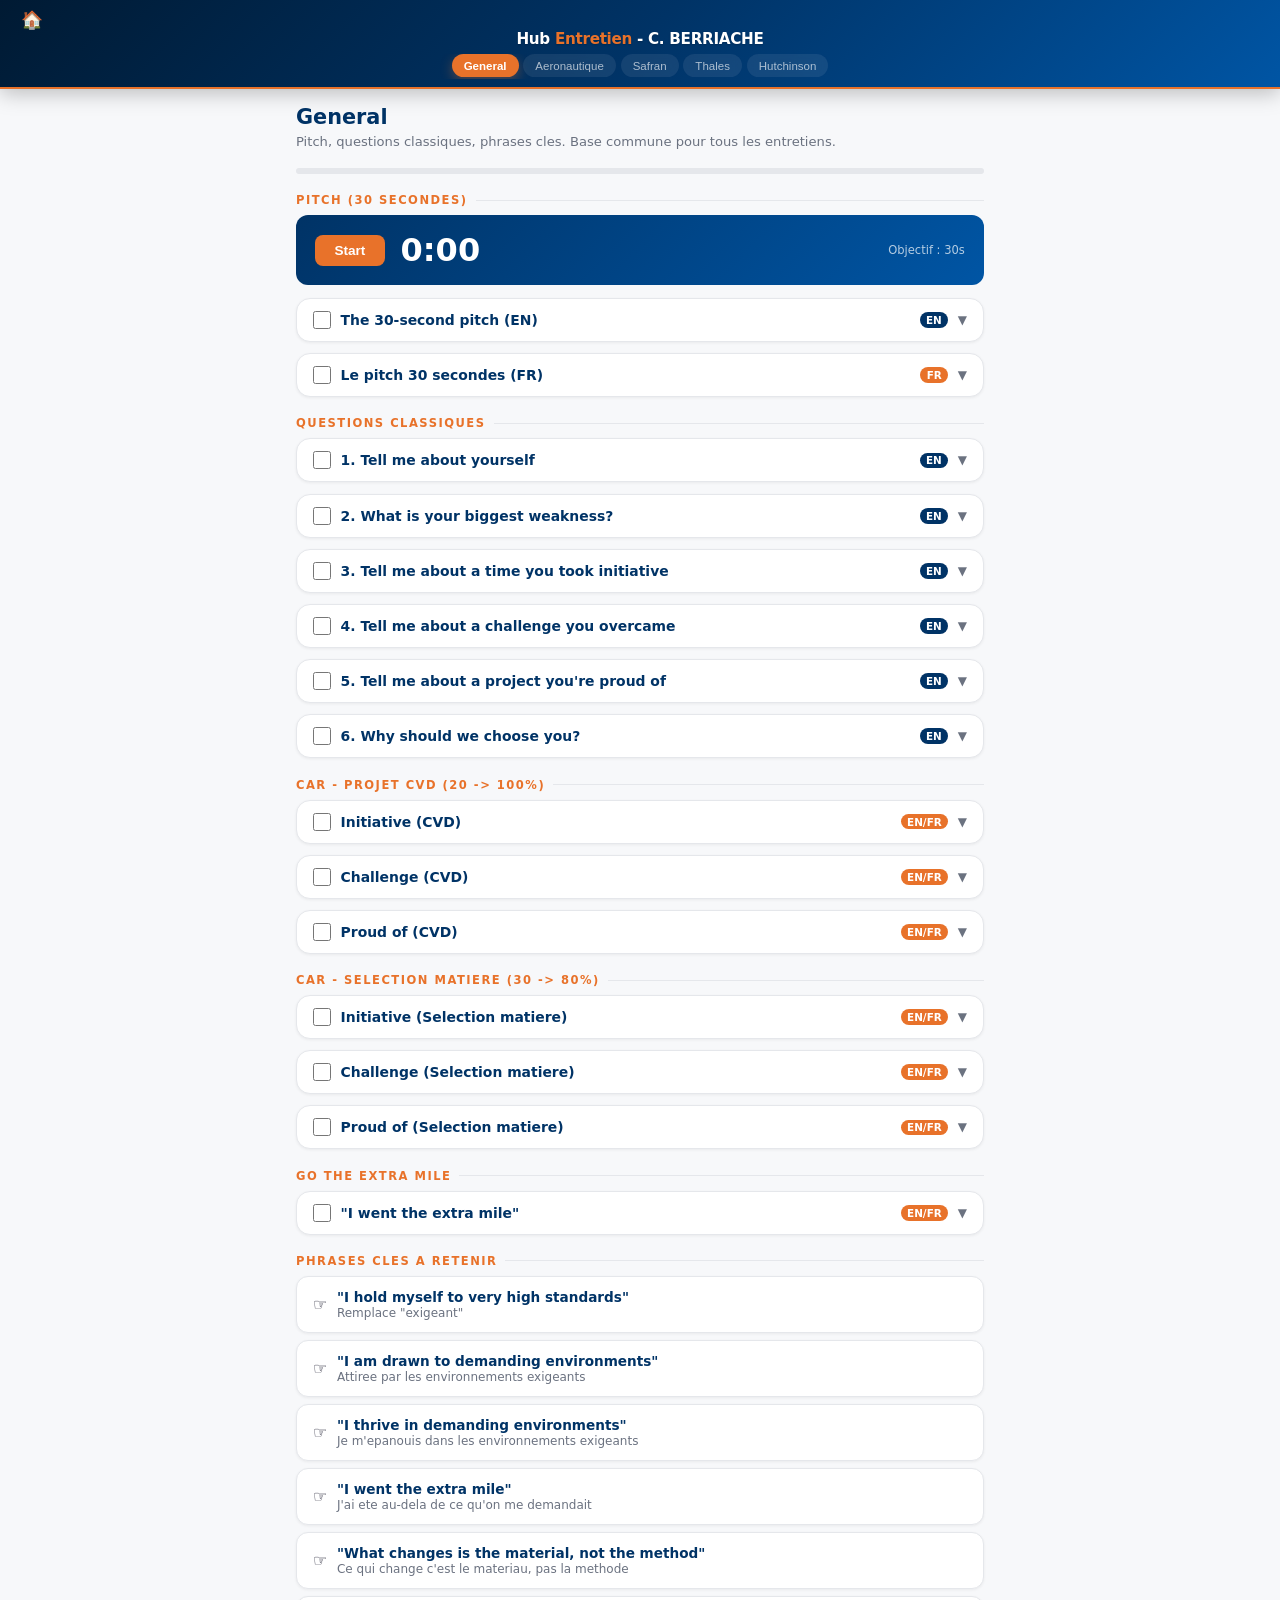
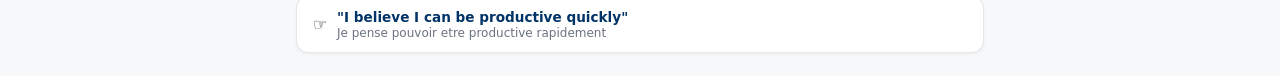
<file: entretien.html>
<!DOCTYPE html>
<html lang="fr">
<head>
<meta charset="UTF-8">
<meta name="viewport" content="width=device-width, initial-scale=1.0, viewport-fit=cover">
<meta name="apple-mobile-web-app-capable" content="yes">
<meta name="apple-mobile-web-app-status-bar-style" content="black-translucent">
<meta name="theme-color" content="#003366">
<title>Hub Entretien - Caother BERRIACHE</title>
<style>
:root{--pri:#003366;--pri2:#0055a4;--acc:#e8722a;--bg:#f7f8fa;--card:#fff;--text:#1a1a2e;--muted:#6b7280;--border:#e5e7eb;--green:#059669;--red:#dc2626;--yellow:#d97706;--shadow-sm:0 1px 3px rgba(0,0,0,.06);--shadow:0 4px 12px rgba(0,0,0,.08);--shadow-lg:0 12px 32px rgba(0,0,0,.12);--ease:cubic-bezier(.23,1,.32,1)}
*{margin:0;padding:0;box-sizing:border-box}
body{font-family:system-ui,-apple-system,'Segoe UI',sans-serif;background:var(--bg);color:var(--text);min-height:100vh;-webkit-font-smoothing:antialiased}

nav{background:linear-gradient(135deg,#001a33 0%,var(--pri) 50%,var(--pri2) 100%);padding:calc(.6rem + env(safe-area-inset-top,0px)) .8rem .5rem;position:sticky;top:0;z-index:100;box-shadow:0 4px 20px rgba(0,0,0,.25);border-bottom:2px solid var(--acc)}
nav h1{color:white;font-size:.95rem;text-align:center;margin-bottom:.4rem;letter-spacing:-.3px;text-shadow:0 1px 2px rgba(0,0,0,.2)}
nav h1 span{color:var(--acc);font-weight:800}
.nav-tabs{display:flex;gap:.3rem;overflow-x:auto;justify-content:center;padding-bottom:2px;-webkit-overflow-scrolling:touch}
.nav-btn{background:rgba(255,255,255,.08);color:rgba(255,255,255,.65);border:none;padding:.35rem .75rem;border-radius:20px;font-size:.72rem;cursor:pointer;white-space:nowrap;transition:all .3s var(--ease);font-weight:500;backdrop-filter:blur(4px)}
.nav-btn:hover{background:rgba(255,255,255,.18);color:white;transform:translateY(-1px)}
.nav-btn.active{background:var(--acc);color:white;font-weight:700;box-shadow:0 4px 12px rgba(232,114,42,.35)}

main{max-width:720px;margin:0 auto;padding:1rem}
.page{display:none;animation:fadeIn .35s var(--ease)}.page.active{display:block}
@keyframes fadeIn{from{opacity:0;transform:translateY(8px)}to{opacity:1;transform:none}}
@keyframes slideUp{from{opacity:0;transform:translateY(12px)}to{opacity:1;transform:none}}
@keyframes pulse{0%,100%{transform:scale(1)}50%{transform:scale(1.05)}}

.progress-bar{background:var(--border);height:6px;border-radius:3px;overflow:hidden;margin:.5rem 0}
.progress-fill{height:100%;border-radius:3px;background:linear-gradient(90deg,var(--green),#34d399);transition:width .6s var(--ease)}

h1.page-title{font-size:1.3rem;color:var(--pri);margin-bottom:.2rem}
.page-sub{color:var(--muted);font-size:.82rem;margin-bottom:1rem;line-height:1.5}

.card{background:var(--card);border:1px solid var(--border);border-radius:14px;margin-bottom:.7rem;overflow:hidden;box-shadow:var(--shadow-sm);transition:all .3s var(--ease)}
.card:hover{box-shadow:var(--shadow);transform:translateY(-1px)}
.card-head{padding:.75rem 1rem;display:flex;align-items:center;gap:.6rem;cursor:pointer;transition:all .25s var(--ease)}
.card-head:hover{background:rgba(0,51,102,.03)}
.card-check{width:18px;height:18px;accent-color:var(--green);cursor:pointer;flex-shrink:0}
.card-title{flex:1;font-size:.87rem;font-weight:600;color:var(--pri)}
.card-lang{font-size:.65rem;background:var(--pri);color:white;padding:.12rem .4rem;border-radius:8px;font-weight:700;flex-shrink:0}
.card-lang.fr{background:var(--acc)}
.card-arrow{color:var(--muted);font-size:.75rem;transition:transform .35s var(--ease);flex-shrink:0}
.card.open .card-arrow{transform:rotate(180deg)}
.card-body{display:none;padding:0 1rem 1rem;font-size:.84rem;line-height:1.7;color:#333}
.card.open .card-body{display:block;animation:slideUp .3s var(--ease)}

.key{font-weight:700;color:var(--pri2)}
.highlight{background:#fef3c7;padding:1px 3px;border-radius:3px;font-weight:600}
.en-text{color:#0d9488;font-style:italic}
.remember{background:linear-gradient(135deg,#fefce8,#fef3c7);border-left:3px solid var(--yellow);padding:.5rem .7rem;margin-top:.6rem;font-size:.8rem;border-radius:0 8px 8px 0}
.tip-box{background:linear-gradient(135deg,#f0f7ff,#e0f2fe);border:1px solid #93c5fd;border-left:3px solid var(--pri2);border-radius:0 8px 8px 0;padding:.6rem .8rem;margin:.5rem 0;font-size:.82rem;line-height:1.5}
.warn-box{background:#fef2f2;border:1px solid #fecaca;border-left:3px solid var(--red);border-radius:0 8px 8px 0;padding:.6rem .8rem;margin:.5rem 0;font-size:.82rem}

.section-label{font-size:.72rem;color:var(--acc);text-transform:uppercase;letter-spacing:1.5px;font-weight:700;margin:1.2rem 0 .5rem;display:flex;align-items:center;gap:.5rem}
.section-label::after{content:'';flex:1;height:1px;background:var(--border)}

.phrase-card{background:var(--card);border:1px solid var(--border);border-radius:12px;padding:.75rem 1rem;margin-bottom:.4rem;display:flex;align-items:center;gap:.6rem;box-shadow:var(--shadow-sm);transition:all .2s var(--ease)}
.phrase-card:hover{box-shadow:var(--shadow);transform:translateY(-1px)}
.phrase-icon{font-size:1rem;flex-shrink:0}
.phrase-en{font-size:.85rem;font-weight:600;color:var(--pri)}
.phrase-fr{font-size:.75rem;color:var(--muted);margin-top:.1rem}

.timer-wrap{background:linear-gradient(135deg,var(--pri),var(--pri2));border-radius:12px;padding:1rem 1.2rem;display:flex;align-items:center;gap:1rem;margin-bottom:.8rem;color:white}
.timer-btn{background:var(--acc);color:white;border:none;padding:.5rem 1.2rem;border-radius:8px;font-size:.85rem;font-weight:700;cursor:pointer;transition:all .2s}
.timer-btn:hover{filter:brightness(1.1);transform:translateY(-1px)}
.timer-display{font-size:2rem;font-weight:800;font-variant-numeric:tabular-nums;min-width:3.5rem}
.timer-display.warn{color:var(--yellow)}.timer-display.over{color:var(--red)}
.timer-label{font-size:.72rem;opacity:.7;margin-left:auto}

.glossary-grid{display:grid;grid-template-columns:1fr 1fr;gap:.4rem;margin:.5rem 0}
.glossary-item{background:var(--card);border:1px solid var(--border);border-radius:10px;padding:.5rem .7rem;font-size:.78rem;box-shadow:var(--shadow-sm);transition:all .2s var(--ease)}
.glossary-item:hover{box-shadow:var(--shadow);border-color:var(--pri2)}
.glossary-en{font-weight:700;color:var(--pri)}
.glossary-fr{color:var(--muted);font-size:.72rem}

.company-header{background:linear-gradient(135deg,var(--pri),var(--pri2));border-radius:12px;padding:1.2rem;color:white;margin-bottom:.8rem;border:none}
.company-header h2{font-size:1.1rem;margin-bottom:.4rem}
.company-header .meta{display:grid;grid-template-columns:1fr 1fr;gap:.2rem .6rem;font-size:.78rem;opacity:.9}
.company-header .meta b{opacity:1}

.star-label{display:inline-block;font-weight:800;font-size:.78rem;min-width:1rem;margin-right:.3rem}
.star-s{color:var(--pri)}.star-t{color:var(--acc)}.star-a{color:var(--pri2)}.star-r{color:var(--green)}

.fr-placeholder{background:linear-gradient(135deg,#fff7ed,#ffedd5);border:1px dashed var(--acc);border-radius:10px;padding:.8rem 1rem;margin:.8rem 0;font-size:.82rem;color:var(--acc)}

@media(max-width:500px){main{padding:.7rem}.nav-btn{padding:.3rem .55rem;font-size:.68rem}.glossary-grid{grid-template-columns:1fr}}
</style>
</head>
<body>

<nav>
<a href="./" style="font-size:1.1rem;text-decoration:none;padding:4px 8px;border-radius:8px;transition:background .2s" title="Retour au Hub Général">🏠</a>
<h1>Hub <span>Entretien</span> - C. BERRIACHE</h1>
<div class="nav-tabs" id="navTabs"></div>
</nav>

<main id="mainContent"></main>

<script>
// =====================================================================
// DATA
// =====================================================================
const TABS = [
  {id:'general', label:'General'},
  {id:'aero', label:'Aeronautique'},
  {id:'safran', label:'Safran'},
  {id:'thales', label:'Thales'},
  {id:'hutchinson', label:'Hutchinson'}
];

const PITCH_EN = `Hi, I am Caother. I am a materials engineer currently looking for opportunities in aeronautics. I hold a Master's degree in chemistry and materials science. During my internship, I worked on CVD coatings to improve the resistance of polyolefins, and I led that project from scratch through to industrialisation. The experience I have gained in polymer science has given me a strong foundation to transition into new areas such as metallic materials and surface treatments. I am genuinely motivated to contribute to a team working on advanced materials.`;

const PITCH_FR = `Bonjour, je suis Caother Berriache. Je suis ingenieure en chimie et sciences des materiaux, et je cherche actuellement des opportunites dans l'aeronautique. Lors de mon experience chez Aptar, j'ai travaille sur des revetements CVD pour ameliorer la resistance des polyolefines, et j'ai porte ce projet de la preuve de concept jusqu'a l'industrialisation. L'experience que j'ai acquise en science des polymeres m'a donne une base solide pour evoluer vers de nouveaux domaines comme les materiaux metalliques et les traitements de surface. Je suis sincerement motivee pour contribuer a une equipe qui travaille sur des materiaux avances.`;

const KEY_PHRASES = [
  {en:'I hold myself to very high standards', fr:'Remplace "exigeant"'},
  {en:'I am drawn to demanding environments', fr:'Attiree par les environnements exigeants'},
  {en:'I thrive in demanding environments', fr:'Je m\'epanouis dans les environnements exigeants'},
  {en:'I went the extra mile', fr:'J\'ai ete au-dela de ce qu\'on me demandait'},
  {en:'What changes is the material, not the method', fr:'Ce qui change c\'est le materiau, pas la methode'},
  {en:'I believe I can be productive quickly', fr:'Je pense pouvoir etre productive rapidement'}
];

const GENERAL_QA = [
  {
    q: 'Tell me about yourself',
    en: PITCH_EN,
    fr: PITCH_FR,
    tags: ['EN','FR']
  },
  {
    q: 'What is your biggest weakness?',
    en: `Perfectionism. During my internship, I used to spend too much time trying to understand every single detail before moving forward. I realised it was slowing me down. Now I make plans, break tasks into smaller steps, and move to lab testing more quickly. I still hold myself to very high standards, but I have learned to be more efficient about it.`,
    fr: `Le perfectionnisme. Pendant mon experience, j'avais tendance a passer trop de temps a comprendre chaque detail avant d'avancer. J'ai realise que ca me ralentissait. Maintenant, je planifie, je decoupe en etapes, et je passe plus vite aux essais en laboratoire. Je suis toujours tres exigeante avec moi-meme, mais j'ai appris a etre plus efficace dans cette demarche.`,
    tags: ['EN','FR']
  },
  {
    q: 'Tell me about a time you took initiative',
    en: `At Aptar, we used standard methods to test the chemical resistance of materials, but the failure rate was high: 70% of the selected materials had not passed the tests against cosmetic formulations. The choices were based on experience, without any real understanding of the degradation mechanisms. I decided to investigate: I studied how formulations attacked certain polymer families depending on their chemical composition, especially swelling and ageing phenomena. From there, the material selection became much more targeted. We identified the right material faster, with fewer tests, which shortened the validation cycles. The compatibility rate went from 30 to 80%.`,
    fr: `Chez Aptar, on testait la resistance chimique des materiaux avec des methodes standards, mais le taux d'echec etait eleve : 70% des materiaux selectionnes ne tenaient pas face aux formulations cosmetiques. Les choix reposaient sur l'experience, sans reelle comprehension des mecanismes de degradation. J'ai creuse le sujet : j'ai etudie comment les formulations attaquaient certaines familles de polymeres selon leur composition chimique, notamment les phenomenes de gonflement et de vieillissement. A partir de la, la selection matiere est devenue beaucoup plus ciblee. On identifiait le bon materiau plus rapidement, avec moins d'essais, ce qui a raccourci les cycles de validation. Le taux de compatibilite est passe de 30 a 80%.`,
    tags: ['EN','FR','CAR','Projet 1']
  },
  {
    q: 'Tell me about a challenge you overcame',
    en: `At Aptar, 70% of the materials we selected for chemical resistance were failing the tests. The team had always worked this way, and nobody had questioned the method. The challenge was that the causes of degradation varied from one polymer family to another — there was no single explanation. I had to understand the different mechanisms — swelling, ageing — and how the chemical composition of each formulation interacted with each type of material. Once I understood these mechanisms, the selection became much more targeted. We needed fewer tests, the validation cycles were shorter, and the compatibility rate went from 30 to 80%.`,
    fr: `Chez Aptar, 70% des materiaux qu'on selectionnait pour resister aux formulations cosmetiques echouaient aux tests de resistance chimique. L'equipe avait toujours fonctionne ainsi, et personne n'avait remis en question la methode. La difficulte, c'est que les causes de degradation variaient d'une famille de polymeres a l'autre. Il n'y avait pas une seule explication. J'ai du comprendre les differents mecanismes — gonflement, vieillissement — et comment la composition chimique de chaque formulation interagissait avec chaque type de materiau. Une fois ces mecanismes compris, la selection matiere est devenue beaucoup plus ciblee. On identifiait le bon materiau plus rapidement, avec moins d'essais, ce qui a raccourci les cycles de validation. Le taux de compatibilite est passe de 30 a 80%.`,
    tags: ['EN','FR','CAR','Projet 1']
  },
  {
    q: 'Tell me about a project you\'re proud of',
    en: `At Aptar, the compliance rate for chemical resistance on polyolefin parts was only 20%, and no one had considered surface treatments as a solution. I led the project from start to finish: process review, selection of CVD, coordination of external partners, proof of concept development, and validation on industrial parts. What makes me proud is that I took an innovative project all the way from the laboratory to industrialisation. The compliance rate went from 20 to 100%, and the work led to two patents. It was a project where I was involved in every stage: research, development, coordination, and production.`,
    fr: `Chez Aptar, le taux de conformite en resistance chimique sur les polyolefines n'etait que de 20%. Personne n'avait explore les traitements de surface comme solution. J'ai porte le projet de bout en bout : etat de l'art, selection du procede CVD, coordination des partenaires externes, developpement de la preuve de concept, et validation sur pieces industrielles. Ce qui me rend fiere, c'est d'avoir mene un projet innovant du laboratoire jusqu'a l'industrialisation. Le taux de conformite est passe de 20 a 100%, et le travail a debouche sur deux brevets. C'est un projet ou j'ai touche a tout : recherche, developpement, pilotage, production.`,
    tags: ['EN','FR','CAR','Projet 2']
  },
  {
    q: 'Why should we choose you?',
    en: `I am genuinely passionate about materials science. I hold myself to very high standards, and I am drawn to demanding environments where precision and reliability matter. During my experience, I demonstrated initiative — I identified problems nobody had questioned, I went the extra mile to find solutions, and I delivered measurable results: compatibility from 30 to 80%, compliance from 20 to 100%, two patents. I believe I can be productive quickly because what changes is the material, not the method.`,
    fr: `Je suis sincerement passionnee par les sciences des materiaux. Je suis tres exigeante avec moi-meme, et les environnements ou la precision et la fiabilite comptent me motivent. Pendant mon experience, j'ai fait preuve d'initiative : j'ai identifie des problemes que personne n'avait remis en question, je suis allee au-dela de ce qu'on me demandait pour trouver des solutions, et j'ai obtenu des resultats mesurables : compatibilite de 30 a 80%, conformite de 20 a 100%, deux brevets. Je pense pouvoir etre productive rapidement, parce que ce qui change c'est le materiau, pas la methode.`,
    tags: ['EN','FR']
  }
];

const CAR_CVD_EN = [
  {
    q: 'Initiative (CVD)',
    en: `At Aptar, the polyolefin parts had a recurring issue with chemical resistance. The compliance rate was only 20%, and no surface treatment solution had ever been explored internally. I took the initiative to review the different processes — wet coating, CVD, plasma treatment, and sol-gel — comparing their performance, industrial feasibility, and regulatory compliance. I identified chemical vapour deposition as the most suitable approach. Then I coordinated external partners for the deposition process and developed the proof of concept, first on laboratory samples, then on industrial parts. The compliance rate went from 20 to 100%, and the project moved towards an industrialisation plan.`,
    fr: `Chez Aptar, les pieces en polyolefines posaient un probleme recurrent de resistance chimique. Le taux de conformite etait de 20%, et aucune solution de traitement de surface n'avait ete exploree en interne. J'ai realise un etat de l'art des differents procedes — voie humide, CVD, traitement plasma, sol-gel — pour comparer leurs performances, leur faisabilite industrielle et leur conformite reglementaire. J'ai identifie le depot chimique en phase vapeur (CVD) comme l'approche la plus adaptee, puis j'ai coordonne des partenaires externes pour le procede de depot et developpe la preuve de concept, d'abord sur echantillons de laboratoire, puis sur pieces industrielles. Le taux de conformite est passe de 20 a 100%. Le projet a ete valide pour un plan d'industrialisation, et j'ai contribue techniquement a deux brevets.`
  },
  {
    q: 'Challenge (CVD)',
    en: `I was asked to improve the chemical resistance of polyolefin parts, but no surface treatment process had ever been tested internally for this application. There was no previous experience to rely on. The challenge was both technical and organisational: I had to prove that the process was viable before the company would commit resources. I reviewed the available techniques, identified CVD as the best option, found and coordinated external partners, and validated the proof of concept from laboratory scale to industrial scale. The compliance rate went from 20 to 100%, which convinced the team to move forward with industrialisation.`,
    fr: `On me demandait d'ameliorer la resistance chimique de polyolefines, mais aucun procede de traitement de surface n'avait jamais ete teste en interne pour cette application. Il fallait partir de zero, sans retour d'experience. La difficulte etait double : technique et organisationnelle. Il fallait d'abord prouver que le procede etait viable avant que l'entreprise n'engage des ressources. J'ai mene l'etat de l'art, identifie le CVD, trouve et coordonne des partenaires externes pour le depot, puis valide la preuve de concept en passant de l'echelle laboratoire a l'echelle industrielle. Le taux de conformite est passe de 20 a 100%, ce qui a convaincu l'equipe de lancer l'industrialisation. Deux brevets ont ete deposes avec ma contribution technique.`
  },
  {
    q: 'Proud of (CVD)',
    en: `At Aptar, the compliance rate for chemical resistance on polyolefin parts was only 20%, and no one had considered surface treatments as a solution. I led the project from start to finish: process review, selection of CVD, coordination of external partners, proof of concept development, and validation on industrial parts. What makes me proud is that I took an innovative project all the way from the laboratory to industrialisation. The compliance rate went from 20 to 100%, and the work led to two patents. It was a project where I was involved in every stage: research, development, coordination, and production.`,
    fr: `Chez Aptar, le taux de conformite en resistance chimique sur les polyolefines n'etait que de 20%. Personne n'avait explore les traitements de surface comme solution. J'ai porte le projet de bout en bout : etat de l'art, selection du procede CVD, coordination des partenaires externes, developpement de la preuve de concept, et validation sur pieces industrielles. Ce qui me rend fiere, c'est d'avoir mene un projet innovant du laboratoire jusqu'a l'industrialisation. Le taux de conformite est passe de 20 a 100%, et le travail a debouche sur deux brevets. C'est un projet ou j'ai touche a tout : recherche, developpement, pilotage, production.`
  }
];

const CAR_MATSEL_EN = [
  {
    q: 'Initiative (Selection matiere)',
    en: GENERAL_QA[2].en,
    fr: GENERAL_QA[2].fr
  },
  {
    q: 'Challenge (Selection matiere)',
    en: GENERAL_QA[3].en,
    fr: GENERAL_QA[3].fr
  },
  {
    q: 'Proud of (Selection matiere)',
    en: `At Aptar, the material selection for chemical resistance was based on experience, without any real understanding of why materials degraded. The failure rate had remained around 70% for a long time. I took the subject from scratch: I studied the swelling and ageing mechanisms of polymers in contact with formulations, and I identified why certain material families resisted and others did not. What makes me proud is that we moved from an empirical approach to a scientific selection. Fewer tests, shorter validation cycles, and a compatibility rate that went from 30 to 80%. It is a method the team continued to use after I left.`,
    fr: `Chez Aptar, la selection des materiaux pour la resistance chimique reposait sur l'experience, sans reelle comprehension des mecanismes de degradation. Le taux d'echec etait de 70%. J'ai pris le sujet de zero : j'ai etudie les mecanismes de gonflement et de vieillissement des polymeres au contact des formulations, et j'ai identifie pourquoi certaines familles de materiaux resistaient et d'autres non. Ce qui me rend fiere, c'est qu'on est passe d'une approche empirique a une selection scientifique. Moins d'essais, des cycles de validation plus courts, et un taux de compatibilite passe de 30 a 80%. C'est un outil que l'equipe a continue a utiliser apres mon depart.`
  }
];

const GLOSSARY_SURFACE = [
  {en:'Anodic oxidation / Anodising', fr:'Oxydation anodique / Anodisation'},
  {en:'PVD / Sputtering', fr:'Pulverisation cathodique'},
  {en:'CVD (Chemical Vapour Deposition)', fr:'Depot chimique en phase vapeur'},
  {en:'Electroplating', fr:'Electrodepositon / Galvanoplastie'},
  {en:'Etching', fr:'Gravure chimique / Decapage'},
  {en:'Milling', fr:'Fraisage'},
  {en:'Laser engraving', fr:'Gravure laser'},
  {en:'Screen printing', fr:'Serigraphie'},
  {en:'Wet process', fr:'Voie humide'},
  {en:'Dry process', fr:'Voie seche'},
  {en:'Surface treatment', fr:'Traitement de surface'},
  {en:'Coating', fr:'Revetement'},
  {en:'Degreasing', fr:'Degraissage'},
  {en:'Passivation', fr:'Passivation'},
  {en:'Corrosion resistance', fr:'Resistance a la corrosion'},
  {en:'Thermal barrier', fr:'Barriere thermique'}
];

const SAFRAN_DATA = {
  company: 'Safran Aircraft Engines',
  location: 'Corbeil-Essonnes (91)',
  ref: '199918-175469',
  contract: 'CDI',
  role: 'Specialiste Traitements de Surface - IM CEI Support et Moyens Industriels F/H',
  missions: [
    'Industrialisation des articles aeronautiques sur les procedes de traitements de surface par voie humide',
    'Resolution de problematiques operationnelles',
    'Preparation et suivi des audits en lien avec la qualite production',
    'Amelioration continue',
    'Support technique fournisseurs, filiales et investissements',
    'Support a la production / atelier'
  ],
  profile: 'Profil ingenieur ou Bac+5 avec formation materiaux et procedes (en particulier chimie). Jeune diplomee ou avec premiere experience en traitements de surface voie humide.',
  whySafran: `Safran Aircraft Engines concoit et produit des moteurs aeronautiques aux meilleurs niveaux de performance et de fiabilite. Le CEI de Corbeil traite des pieces critiques moteur (aubes, disques turbine) par voie humide. Ce qui m'attire, c'est la double dimension du poste : industrialisation des procedes et support technique a la production, dans un environnement ou la fiabilite est critique. Ma formation en electrochimie et corrosion me donne les bases pour monter rapidement sur les procedes voie humide.`,
  whySafranEN: `Safran Aircraft Engines designs and produces aircraft engines to the highest levels of performance and reliability. The CEI in Corbeil handles critical engine parts through wet-process surface treatments. What attracts me is the dual dimension of the role: process industrialisation and technical production support, in an environment where reliability is critical. My background in electrochemistry and corrosion gives me a strong foundation to quickly get up to speed on wet processes.`,
  vocab: [
    {term:'Voie humide / Wet process', desc:'Pieces plongees dans des bains chimiques (anodisation, conversion, decapage, passivation)'},
    {term:'Anodisation sulfurique (ASA)', desc:'Couche protectrice 5-25 um, resistance usure + base peinture'},
    {term:'Conversion chimique (TCP)', desc:'Alternative REACH a l\'Alodine CrVI, couche fine anticorrosion'},
    {term:'Nadcap', desc:'Certification procedes speciaux aero (TdS, soudage, CND)'},
    {term:'REACH / Chrome VI', desc:'Substitution en cours : OAC->TSA, Alodine->TCP, chromage dur->HVOF'},
    {term:'Fragilisation par hydrogene (FPH)', desc:'Risque majeur en electrodeposition, degazage obligatoire dans les 4h'},
    {term:'Gamme de traitement', desc:'Sequence precise qualifiee : degraissage, decapage, traitement, rincage, controle'},
    {term:'CEI', desc:'Centre d\'Excellence Industrielle (site Corbeil)'}
  ],
  questions: [
    'Quels procedes de TdS utilisez-vous dans l\'atelier ?',
    'Quels types de pieces / alliages traitez-vous ?',
    'Quel est le defi technique principal en ce moment ?',
    'Comment le service methode travaille avec la production ?',
    'Taille de l\'equipe methode ?',
    'Programme de formation pour les nouveaux ?',
    'Perspectives d\'evolution ?',
    'Ou en etes-vous sur la substitution du chrome VI ?'
  ]
};

const THALES_DATA = {
  company: 'Thales Underwater Systems / Ifremer',
  location: 'Ifremer Centre Bretagne, Plouzane (Brest)',
  role: 'These CIFRE - Vieillissement de vitrimeres polyurethanes en eau de mer',
  contract: 'CIFRE (CDD 3 ans)',
  ref: 'R0324240',
  director: 'Pierre-Yves Le Gac (Ifremer, labo SMASH, HDR)',
  pitchFR: `Bonjour, je suis Caother Berriache, ingenieure chimie et sciences des materiaux. J'ai deux ans d'experience en tant qu'ingenieure R&D materiaux chez Aptar, dans l'industrie du packaging cosmetique. Aujourd'hui, je suis candidate a cette these parce que mon experience sur le terrain m'a donne envie d'aller plus loin dans la comprehension des mecanismes de degradation des polymeres.\n\nChez Aptar, j'ai travaille au service Applied Sciences sur trois projets complementaires. Le premier : le developpement complet d'un elastomere thermoplastique injectable a base de polyurethane base ester, de la formulation au scale-up. Le deuxieme : le vieillissement et la compatibilite chimique, ou j'ai conduit des campagnes d'immersion prolongee et observe directement l'hydrolyse de polyurethanes base ester. De ma propre initiative, j'ai detaille chimiquement le panel pour comprendre pourquoi certaines formulations degradaient le materiau et d'autres non. Le troisieme : l'evaluation d'un revetement barriere CVD sur polyolefines.\n\nC'est cette experience de vieillissement des PU qui a provoque le declic. J'ai realise que je voulais comprendre les mecanismes en profondeur. Ce qui me motive dans ce sujet, c'est qu'il est exactement a l'intersection de ce que je sais faire et de ce que je veux apprendre. Chez Aptar, j'ai vu l'hydrolyse attaquer les liaisons ester d'un PU. Dans un vitrimere PU, ce sont ces memes liaisons ester qui permettent le rearrangement dynamique du reseau. L'eau de mer pourrait donc s'attaquer precisement a ce qui fait fonctionner le vitrimere. D'ailleurs, en lisant vos travaux sur l'hydrolyse de PU base ester en eau de mer, j'ai retrouve les memes mecanismes que j'ai observes chez Aptar, sauf que vous allez jusqu'a la modelisation cinetique et la prediction. C'est exactement ce que je veux apprendre a faire.\n\nMon parcours m'a preparee a etre operationnelle rapidement au labo. Je suis prete a m'engager pleinement sur trois ans, et je suis disponible immediatement.`,
  pitchEN: `Hello, I am Caother Berriache, a chemistry and materials science engineer. I have two years of experience as an R&D materials engineer at Aptar, in the cosmetic packaging industry. I am applying for this thesis because my hands-on experience made me want to go deeper into understanding polymer degradation mechanisms.\n\nAt Aptar, I worked in the Applied Sciences department on three complementary projects. First: the complete development of an injectable thermoplastic elastomer based on ester-based polyurethane, from formulation to scale-up. Second: ageing and chemical compatibility, where I ran extended immersion campaigns and directly observed the hydrolysis of ester-based polyurethanes. On my own initiative, I analysed the chemical panel to understand why some formulations degraded the material and others did not. Third: evaluation of a CVD barrier coating on polyolefins.\n\nIt was that PU ageing experience that triggered my interest. I realised I wanted to understand the mechanisms in depth. What motivates me about this subject is that it sits at the exact intersection of what I know and what I want to learn. At Aptar, I saw hydrolysis attacking the ester bonds in a PU. In a vitrimer PU, those same ester bonds are what enable the dynamic network rearrangement. Seawater could therefore attack precisely what makes the vitrimer work. Reading your publications on ester-based PU hydrolysis in seawater, I recognised the same mechanisms I observed at Aptar, except you take it to kinetic modelling and lifetime prediction. That is exactly what I want to learn.\n\nMy background has prepared me to be productive quickly in the lab. I am fully committed to three years, and I am available immediately.`,
  starExamples: [
    {
      title: 'Resolution scale-up TPE',
      s: 'Le melange TPU/PU (30/70) valide en extrusion labo devait etre transfere en injection sur presse prototype.',
      t: 'Obtenir des pieces injectees conformes (remplissage, proprietes mecaniques, stabilite dimensionnelle).',
      a: 'Trois problemes resolus un par un : remplissage incomplet (parametres d\'injection), contamination lot PU (detectee par FTIR), optimisation iterative du ratio et des additifs.',
      r: 'POC valide. Rondelles conformes au cahier des charges (gonflement -1% a +5%). Depot de brevet lance.',
      sEN: 'The TPU/PU (30/70) blend validated in lab extrusion had to be transferred to injection moulding on a prototype press.',
      tEN: 'Obtain injection-moulded parts meeting specifications (filling, mechanical properties, dimensional stability).',
      aEN: 'Three problems solved one by one: incomplete mould filling (injection parameters), PU batch contamination (detected by FTIR), iterative optimisation of the ratio and additives.',
      rEN: 'POC validated. Parts met specifications (swelling -1% to +5%). Patent filing initiated.'
    },
    {
      title: 'Initiative panel chimique (hydrolyse vs gonflement)',
      s: 'Les campagnes de compatibilite chimique donnaient des resultats de gonflement varies selon les formulations, sans comprendre pourquoi.',
      t: 'Comprendre les mecanismes d\'interaction pour orienter les choix de matiere de facon rationnelle.',
      a: 'De ma propre initiative, j\'ai detaille la composition chimique du panel (polarite, nature des solvants, pH) et croise avec les resultats. J\'ai identifie que les formulations aqueuses provoquaient de l\'hydrolyse sur les PU base ester.',
      r: 'Distinction claire gonflement reversible vs degradation irreversible. Reorientation des choix matiere selon le type de formulation.',
      sEN: 'Chemical compatibility campaigns gave varied swelling results across formulations, with no understanding of why.',
      tEN: 'Understand the interaction mechanisms to make rational material selection decisions.',
      aEN: 'On my own initiative, I analysed the chemical composition of the panel (polarity, solvent type, pH) and cross-referenced with results. I identified that aqueous formulations caused hydrolysis on ester-based PU.',
      rEN: 'Clear distinction between reversible swelling and irreversible degradation. Material choices redirected based on formulation type.'
    }
  ],
  technicalQA: [
    {q: 'Qu\'est-ce qu\'un vitrimere ?', a: 'Polymere reticule a liaisons covalentes dynamiques. Peut etre remodele, repare et recycle tout en conservant les proprietes d\'un reseau reticule a temperature d\'usage. Au-dessus de Tv (temperature de topologie), le reseau se rearrange par echange de liaisons. Concept : Ludwik Leibler, ESPCI, 2011.', aEN: 'A crosslinked polymer with dynamic covalent bonds. Can be reshaped, repaired and recycled while retaining crosslinked network properties at service temperature. Above Tv (topology freezing temperature), the network rearranges through bond exchange. Concept by Ludwik Leibler, ESPCI, 2011.'},
    {q: 'Mecanismes de vieillissement en eau de mer pour un vitrimere PU ?', a: 'Hydrolyse (rupture des liaisons urethane/ester par l\'eau), plastification (absorption d\'eau abaissant la Tg), gonflement par diffusion, oxydation. Specificite vitrimere : l\'eau de mer pourrait modifier la cinetique d\'echange des liaisons dynamiques.', aEN: 'Hydrolysis (water breaking urethane/ester bonds), plasticisation (water absorption lowering Tg), swelling by diffusion, oxidation. Vitrimer-specific: seawater could modify the dynamic bond exchange kinetics.'},
    {q: 'Difference PU base ester vs base ether face a l\'hydrolyse ?', a: 'PU base ester beaucoup plus sensible a l\'hydrolyse (liaison C-O de l\'ester hydrolysable). PU base ether resiste mieux a l\'hydrolyse mais plus sensible a l\'oxydation. Arbitrage classique en formulation PU.', aEN: 'Ester-based PU is far more susceptible to hydrolysis (hydrolysable C-O ester bond). Ether-based PU resists hydrolysis better but is more sensitive to oxidation. A classic trade-off in PU formulation.'},
    {q: 'Techniques de caracterisation pour le vieillissement ?', a: 'Gravimetrie (prise en eau, cinetique de diffusion), DSC (transitions thermiques, Tg, Tv), FTIR (liaisons urethane/ester, produits de degradation), essais mecaniques (traction, DMA), rheologie (relaxation de contrainte pour cinetique d\'echange vitrimere), tests de solubilite/taux de gel.', aEN: 'Gravimetry (water uptake, diffusion kinetics), DSC (thermal transitions, Tg, Tv), FTIR (urethane/ester bonds, degradation products), mechanical testing (tensile, DMA), rheology (stress relaxation for vitrimer exchange kinetics), solubility/gel fraction tests.'},
    {q: 'Comment votre travail TPU est transposable aux vitrimeres PU ?', a: 'Meme chimie de base (reaction isocyanate/polyol). Mon experience donne la comprehension structure-proprietes des PU. La difference : les vitrimeres ont des liaisons echangeables. Mais les mecanismes de degradation de base (hydrolyse segments ester, plastification) restent les memes. Lien cle : chez Aptar, les liaisons ester etaient la cible de l\'hydrolyse. Dans un vitrimere PU, ces memes liaisons ester permettent l\'echange dynamique (transesterification). L\'eau de mer pourrait attaquer precisement ce qui fait fonctionner le vitrimere.', aEN: 'Same base chemistry (isocyanate/polyol reaction). My experience provides structure-property understanding of PU. The difference: vitrimers have exchangeable bonds. But the fundamental degradation mechanisms (ester segment hydrolysis, plasticisation) remain the same. Key link: at Aptar, ester bonds were the hydrolysis target. In a vitrimer PU, those same ester bonds enable dynamic exchange (transesterification). Seawater could attack precisely what makes the vitrimer work.'}
  ],
  questionsToAsk: [
    'Quel type de vitrimere PU sera etudie ? Formulations deja identifiees ou a selectionner ?',
    'Donnees preliminaires existantes ou sujet entierement exploratoire ?',
    'La pression hydrostatique fait-elle partie du perimetre ?',
    'Repartition du temps entre Ifremer et Thales ?',
    'Collaborations prevues avec d\'autres labos (PIMM/ENSAM) ?',
    'Serait-il possible de participer a la conference VIP 2026 (Brest, 1-4 juin) ?',
    'Quelle ecole doctorale pour l\'inscription ?',
    'Objectifs de publication ou de valorisation definis ?'
  ],
  leGacProfile: {
    poste: 'Chercheur HDR, labo SMASH (Structures, Materiaux Avances et Sollicitations Hyperbares)',
    orcid: '0000-0003-3183-1715',
    pubs: '55+ publications',
    hdr: 'Soutenue janvier 2023 : "Durability of polymers in marine environment"',
    editeur: 'Polymer Degradation and Stability',
    conference: 'Organisateur VIP 2026 (Vieillissement des Polymeres, Brest, 1-4 juin 2026)',
    themes: 'Vieillissement polymeres milieu marin, elastomeres (PU, polychloroprene), prediction non-empirique de duree de vie',
    doctorants: '3 en cours (aucun sur les vitrimeres — cette these ouvre une nouvelle ligne de recherche)'
  },
  labEquipment: 'DSC, DVS, TGA, DMA, FTIR, 40 chambres hyperbares (jusqu\'a 1000 bar), eau de mer naturelle (rade de Brest), machines de traction 10-200 kN',
  whyThesis: `Ce sujet est le prolongement scientifique direct de mon experience. J'ai travaille sur des PU base ester, observe leur hydrolyse, et je veux comprendre ces mecanismes dans un contexte nouveau — les vitrimeres — ou les liaisons dynamiques ajoutent une dimension supplementaire. Le milieu marin ajoute une complexite que je n'ai pas encore exploree, mais les fondamentaux sont transposables. L'approche de M. Le Gac correspond a ce que je cherche : la prediction basee sur les mecanismes, pas empirique.`,
  whyThesisEN: `This subject is the direct scientific continuation of my experience. I worked on ester-based PU, observed their hydrolysis, and I want to understand these mechanisms in a new context — vitrimers — where dynamic bonds add an extra dimension. The marine environment adds a complexity I have not yet explored, but the fundamentals are transferable. Mr Le Gac's approach matches what I am looking for: mechanism-based prediction, not empirical.`,
  challenges: [
    {challenge: 'Pas de Master recherche', reponse: 'Force du profil CIFRE : experience labo + industrie. Le Master en alternance = double culture des le depart.'},
    {challenge: 'Pas d\'experience milieu marin', reponse: 'Mecanismes de base transposables (diffusion, hydrolyse, gonflement). Le but de la these est d\'apprendre le contexte marin.'},
    {challenge: 'Vitrimeres = nouveau', reponse: 'Documentee (Leibler, Tv, transesterification). Aucun doctorant de Le Gac ne travaille sur les vitrimeres.'},
    {challenge: 'Pas de publications', reponse: 'Brevet + CIR + rapport M2 = production scientifique en cadre industriel.'},
    {challenge: 'Pourquoi quitter l\'industrie', reponse: 'Pas quitter : approfondir. CIFRE = rester a l\'interface industrie/recherche.'}
  ]
};

const HUTCHINSON_DATA = {
  company: 'Hutchinson (CRI - Centre de Recherche et Innovation)',
  location: 'Chalette-sur-Loing (45)',
  role: 'Ingenieure R&I Formulation Materiaux Thermodurcissables Composites',
  contract: 'CDI',
  whyHutchinson: `Hutchinson developpe des solutions d'etancheite, d'antivibratoire et de gestion des fluides pour l'automobile, l'aeronautique et l'industrie, avec un engagement croissant sur les composites durables. Mon experience en selection matiere, caracterisation et industrialisation s'applique a la formulation de resines thermodurcissables que developpe le Laboratoire des Interfaces Multi-Materiaux. J'y apporterais ma capacite a piloter des projets R&D en coordonnant techniciens, laboratoires et business units.`,
  whyHutchinsonEN: `Hutchinson develops sealing, anti-vibration and fluid management solutions for automotive, aeronautics and industry, with a growing commitment to sustainable composites. My experience in material selection, characterisation and industrialisation applies directly to the thermoset resin formulation developed at their Multi-Material Interfaces Laboratory. I would bring my ability to lead R&D projects by coordinating technicians, laboratories and business units.`,
  angles: [
    'Formulation et polymerisation : formation couvre specifiquement la polymerisation, la reticulation, les procedes de mise en oeuvre',
    'Composites thermodurcissables : transfert direct des competences polymeres (vieillissement, degradation, caracterisation)',
    'R&I = Recherche & Innovation : dimension recherche plus poussee que les postes industriels classiques',
    'Coordination multi-acteurs : experience de pilotage de projets R&D avec techniciens et prestataires externes',
    'Alternative sans PFAS : experience directe de developpement d\'elastomere TPE sans PFAS chez Aptar',
    'Methode de selection matiere : la methodologie (degradation, vieillissement, selection ciblee) s\'applique a tout polymere'
  ],
  missions: [
    'Developpement matiere (formulation de resines thermodurcissables)',
    'Essais et caracterisation',
    'Pilotage de projets R&D',
    'Interface laboratoire / production / business units'
  ]
};

const EXTRA_MILE_EN = `When no surface treatment solution existed internally, I went the extra mile: I explored the processes on my own, identified CVD as the best approach, and built the proof of concept from scratch rather than waiting for someone to provide a method.`;
const EXTRA_MILE_FR = `Quand aucune solution de traitement de surface n'existait en interne, j'ai ete au-dela de ce qu'on me demandait : j'ai explore les procedes par moi-meme, identifie le CVD, et monte la preuve de concept de zero plutot que d'attendre qu'on me donne une methode.`;

// =====================================================================
// STATE
// =====================================================================
const STORE_KEY = 'hub_entretien_v1';
let state = {tab:'general', checks:{}, timerRunning:false, timerSeconds:0, timerInterval:null};

function saveState(){
  try{localStorage.setItem(STORE_KEY, JSON.stringify({checks:state.checks}))}catch(e){}
}
function loadState(){
  try{
    const d = JSON.parse(localStorage.getItem(STORE_KEY));
    if(d && d.checks) state.checks = d.checks;
  }catch(e){}
}

// =====================================================================
// RENDERING
// =====================================================================
function render(){
  renderNav();
  renderPage();
}

function renderNav(){
  const nav = document.getElementById('navTabs');
  nav.innerHTML = TABS.map(t =>
    `<button class="nav-btn${t.id===state.tab?' active':''}" onclick="switchTab('${t.id}')">${t.label}</button>`
  ).join('');
}

function switchTab(id){
  state.tab = id;
  render();
  window.scrollTo({top:0,behavior:'smooth'});
}

function renderPage(){
  const main = document.getElementById('mainContent');
  switch(state.tab){
    case 'general': main.innerHTML = renderGeneral(); break;
    case 'aero': main.innerHTML = renderAero(); break;
    case 'safran': main.innerHTML = renderSafran(); break;
    case 'thales': main.innerHTML = renderThales(); break;
    case 'hutchinson': main.innerHTML = renderHutchinson(); break;
  }
  restoreChecks();
}

// --- GENERAL ---
function renderGeneral(){
  let h = `<h1 class="page-title">General</h1>
<p class="page-sub">Pitch, questions classiques, phrases cles. Base commune pour tous les entretiens.</p>`;

  // Progress
  const total = GENERAL_QA.length + CAR_CVD_EN.length + CAR_MATSEL_EN.length + KEY_PHRASES.length + 2;
  h += `<div class="progress-bar"><div class="progress-fill" id="genProgress" style="width:0%"></div></div>`;

  // Timer
  h += `<div class="section-label">Pitch (30 secondes)</div>`;
  h += `<div class="timer-wrap">
    <button class="timer-btn" id="timerBtn" onclick="toggleTimer()">Start</button>
    <div class="timer-display" id="timerDisp">0:00</div>
    <div class="timer-label">Objectif : 30s</div>
  </div>`;
  h += renderAccordion('pitch_en', 'The 30-second pitch (EN)', `<p style="line-height:1.8;font-size:.88rem">${PITCH_EN}</p>
<div class="remember"><b>Timing :</b> 30 secondes max. Pause apres "materials science" et apres "industrialisation".</div>`, 'EN');
  h += renderAccordion('pitch_fr', 'Le pitch 30 secondes (FR)', `<p style="line-height:1.8;font-size:.88rem">${PITCH_FR}</p>
<div class="remember"><b>Timing :</b> 30 secondes max. Pause apres "sciences des materiaux" et apres "industrialisation".</div>`, 'FR');

  // 6 Common questions
  h += `<div class="section-label">Questions classiques</div>`;
  GENERAL_QA.forEach((qa, i) => {
    let body = `<p class="en-text" style="font-size:.84rem;line-height:1.7;font-style:normal;color:#333">${qa.en}</p>`;
    if(qa.fr){
      body += `<div style="margin-top:.8rem;padding-top:.6rem;border-top:1px dashed var(--border)">
        <span class="card-lang fr" style="display:inline-block;margin-bottom:.4rem">FR</span>
        <p style="font-size:.82rem;line-height:1.7;color:var(--muted)">${qa.fr}</p></div>`;
    }
    h += renderAccordion(`gen_qa_${i}`, `${i+1}. ${qa.q}`, body, qa.tags ? qa.tags[0] : 'EN');
  });

  // CAR answers CVD
  h += `<div class="section-label">CAR - Projet CVD (20 -> 100%)</div>`;
  CAR_CVD_EN.forEach((qa, i) => {
    let body = `<p style="font-size:.84rem;line-height:1.7">${qa.en}</p>`;
    if(qa.fr){
      body += `<div style="margin-top:.8rem;padding-top:.6rem;border-top:1px dashed var(--border)">
        <span class="card-lang fr" style="display:inline-block;margin-bottom:.4rem">FR</span>
        <p style="font-size:.82rem;line-height:1.7;color:var(--muted)">${qa.fr}</p></div>`;
    }
    h += renderAccordion(`car_cvd_${i}`, qa.q, body, 'EN/FR');
  });

  // CAR answers Material Selection
  h += `<div class="section-label">CAR - Selection matiere (30 -> 80%)</div>`;
  CAR_MATSEL_EN.forEach((qa, i) => {
    let body = `<p style="font-size:.84rem;line-height:1.7">${qa.en}</p>`;
    if(qa.fr){
      body += `<div style="margin-top:.8rem;padding-top:.6rem;border-top:1px dashed var(--border)">
        <span class="card-lang fr" style="display:inline-block;margin-bottom:.4rem">FR</span>
        <p style="font-size:.82rem;line-height:1.7;color:var(--muted)">${qa.fr}</p></div>`;
    }
    h += renderAccordion(`car_mat_${i}`, qa.q, body, 'EN/FR');
  });

  // Extra mile
  h += `<div class="section-label">Go the extra mile</div>`;
  h += renderAccordion('extra_mile', '"I went the extra mile"', `
    <p style="font-size:.84rem;line-height:1.7"><span class="key">EN:</span> ${EXTRA_MILE_EN}</p>
    <div style="margin-top:.6rem;padding-top:.5rem;border-top:1px dashed var(--border)">
    <p style="font-size:.82rem;line-height:1.7;color:var(--muted)"><span style="font-weight:700;color:var(--acc)">FR:</span> ${EXTRA_MILE_FR}</p></div>
    <div class="remember"><b>Consigne :</b> la repeter a voix haute 5 fois.</div>`, 'EN/FR');

  // Key phrases
  h += `<div class="section-label">Phrases cles a retenir</div>`;
  KEY_PHRASES.forEach(p => {
    h += `<div class="phrase-card">
      <div class="phrase-icon">&#9758;</div>
      <div><div class="phrase-en">"${p.en}"</div><div class="phrase-fr">${p.fr}</div></div>
    </div>`;
  });

  return h;
}

// --- AERO ---
function renderAero(){
  let h = `<h1 class="page-title">Aeronautique</h1>
<p class="page-sub">Preparation sectorielle. Vocabulaire technique, argument de transfert, pourquoi l'aeronautique.</p>`;

  h += `<div class="section-label">Why aeronautics?</div>`;
  h += renderAccordion('aero_why', 'Why are you interested in aeronautics?', `
    <p style="font-size:.84rem;line-height:1.7"><span class="key">EN:</span> I am interested in surface treatments used in engine applications, because of the direct impact on the durability and reliability of critical components. Turbine coatings, for example, protect blades and vanes from high temperature, wear, and oxidation. The requirements in aeronautics are among the most demanding in any industry, and that is exactly the kind of environment where I thrive.</p>
    <div style="margin-top:.6rem;padding-top:.5rem;border-top:1px dashed var(--border)">
    <p style="font-size:.82rem;line-height:1.7;color:var(--muted)"><span style="font-weight:700;color:var(--acc)">FR:</span> Je m'interesse aux traitements de surface appliques aux moteurs aeronautiques, parce qu'ils ont un impact direct sur la durabilite et la fiabilite de composants critiques. Les revetements de turbine, par exemple, protegent les aubes contre les hautes temperatures, l'usure et l'oxydation. L'aeronautique a les exigences les plus elevees de toute l'industrie, et c'est exactement le type d'environnement qui me motive.</p></div>`, 'EN');

  h += `<div class="section-label">Transfer argument</div>`;
  h += renderAccordion('aero_transfer', 'How does your experience transfer to metallics?', `
    <p style="font-size:.84rem;line-height:1.7"><span class="key">EN:</span> During my Master's degree, we studied all material families including metallics. My experience in CVD coating and surface treatment methodology transfers directly to metallic applications. What changes is the material, not the method. I know how to characterise, qualify, and industrialise surface treatments. The degradation mechanisms are different for metals — corrosion instead of swelling — but the approach is the same: understand the mechanism, test, validate, scale up.</p>
    <div class="tip-box" style="margin-top:.6rem"><b>Key sentence:</b> "What changes is the material, not the method."</div>
    <div class="remember"><b>Training time argument:</b> "I would actually argue that the training time would be minimal. Everything I have done in the polymer field transfers directly to metallics."</div>`, 'EN');

  h += `<div class="section-label">Glossaire traitements de surface</div>`;
  h += `<div class="glossary-grid">`;
  GLOSSARY_SURFACE.forEach(g => {
    h += `<div class="glossary-item"><div class="glossary-en">${g.en}</div><div class="glossary-fr">${g.fr}</div></div>`;
  });
  h += `</div>`;

  h += `<div class="fr-placeholder">Section francaise — a completer avec la prof.</div>`;

  return h;
}

// --- SAFRAN ---
function renderSafran(){
  let h = `<h1 class="page-title">Safran</h1>
<p class="page-sub">CDI - Specialiste Traitements de Surface - Corbeil-Essonnes</p>`;

  // Company header
  h += `<div class="company-header">
    <h2>${SAFRAN_DATA.role}</h2>
    <div class="meta">
      <span><b>Entreprise :</b> ${SAFRAN_DATA.company}</span>
      <span><b>Lieu :</b> ${SAFRAN_DATA.location}</span>
      <span><b>Ref :</b> ${SAFRAN_DATA.ref}</span>
      <span><b>Contrat :</b> ${SAFRAN_DATA.contract}</span>
    </div>
  </div>`;

  // Missions
  h += `<div class="section-label">Missions du poste</div>`;
  h += `<div class="card" style="padding:1rem"><ul style="font-size:.84rem;line-height:1.8;padding-left:1.2rem;color:#333">`;
  SAFRAN_DATA.missions.forEach(m => h += `<li>${m}</li>`);
  h += `</ul><div class="tip-box" style="margin-top:.6rem"><b>Profil recherche :</b> ${SAFRAN_DATA.profile}</div></div>`;

  // Why Safran
  h += `<div class="section-label">Pourquoi Safran ?</div>`;
  h += renderAccordion('safran_why_fr', 'Pourquoi Safran ? (FR)', `<p style="font-size:.84rem;line-height:1.7">${SAFRAN_DATA.whySafran}</p>`, 'FR');
  h += renderAccordion('safran_why_en', 'Why Safran? (EN)', `<p style="font-size:.84rem;line-height:1.7">${SAFRAN_DATA.whySafranEN}</p>`, 'EN');

  // Mapping competences -> missions
  h += `<div class="section-label">Correspondance profil / poste</div>`;
  h += renderAccordion('safran_match', 'Mon experience vs. les missions', `
    <div style="font-size:.84rem;line-height:1.7">
      <p><span class="key">Industrialisation TdS voie humide</span> : j'ai pilote l'industrialisation d'un depot CVD de la preuve de concept aux pieces industrielles. La voie humide est differente techniquement, mais la demarche est la meme : gamme de traitement, parametres critiques, qualification.</p>
      <p style="margin-top:.5rem"><span class="key">Resolution de problematiques</span> : chez Aptar, j'ai identifie et resolu des problemes de resistance chimique que personne n'avait questionnes (taux d'echec 70%, methode non remise en cause).</p>
      <p style="margin-top:.5rem"><span class="key">Audits qualite</span> : experience de la tracabilite, des specifications, du suivi qualite en environnement industriel.</p>
      <p style="margin-top:.5rem"><span class="key">Support technique</span> : coordination fournisseurs et partenaires externes pour le depot CVD, support production quotidien.</p>
      <p style="margin-top:.5rem"><span class="key">Amelioration continue</span> : la methodologie de selection matiere que j'ai developpee (30->80%) est un outil d'amelioration continue adopte par l'equipe.</p>
    </div>`, 'FR');

  // Technical vocab
  h += `<div class="section-label">Vocabulaire technique du poste</div>`;
  h += `<div class="card" style="padding:1rem">`;
  SAFRAN_DATA.vocab.forEach(v => {
    h += `<div style="margin-bottom:.5rem"><span class="key">${v.term}</span><br><span style="font-size:.8rem;color:var(--muted)">${v.desc}</span></div>`;
  });
  h += `</div>`;

  // Forbidden words
  h += `<div class="section-label">Mots interdits</div>`;
  h += `<div class="warn-box"><b>JAMAIS dire :</b> Parylene C, TPU, PU, alternance, Evry-Courcouronnes<br>
    <span style="color:var(--green);font-weight:600">Dire :</span> R&D industrielle, depot CVD sur polyolefines, elastomere TPE, Ile-de-France</div>`;

  // Questions to ask
  h += `<div class="section-label">Questions a poser</div>`;
  h += `<div class="card" style="padding:1rem"><ul style="font-size:.84rem;line-height:1.8;padding-left:1.2rem">`;
  SAFRAN_DATA.questions.forEach(q => h += `<li>${q}</li>`);
  h += `</ul></div>`;

  h += `<div class="fr-placeholder">Section francaise — a completer avec la prof.</div>`;

  return h;
}

// --- THALES ---
function renderThales(){
  const d = THALES_DATA;
  let h = `<h1 class="page-title">Thales / Ifremer</h1>
<p class="page-sub">These CIFRE - Vitrimeres PU - Vieillissement en eau de mer (3 ans)</p>`;

  h += `<div class="company-header">
    <h2>${d.role}</h2>
    <div class="meta">
      <span><b>Partenaires :</b> ${d.company}</span>
      <span><b>Lieu :</b> ${d.location}</span>
      <span><b>Ref :</b> ${d.ref}</span>
      <span><b>Contrat :</b> ${d.contract}</span>
      <span><b>Directeur :</b> ${d.director}</span>
      <span><b>Duree :</b> 3 ans</span>
    </div>
  </div>`;

  // Pitch 2min30
  h += `<div class="section-label">Pitch (2min30)</div>`;
  h += `<div class="timer-wrap">
    <button class="timer-btn" id="thalesTimerBtn" onclick="toggleThalesTimer()">Start</button>
    <div class="timer-display" id="thalesTimerDisp">0:00</div>
    <div class="timer-label">Objectif : 2min30</div>
  </div>`;
  h += renderAccordion('thales_pitch_fr', 'Pitch complet (FR)', `<p style="font-size:.84rem;line-height:1.8;white-space:pre-line">${d.pitchFR}</p>
    <div class="remember"><b>Points a ne PAS dire :</b> ne pas reciter les cours du Master, ne pas lister les techniques comme un catalogue, ne pas s'excuser pour le Master en alternance, ne pas mentionner Parylene C ni les grades commerciaux.</div>`, 'FR');
  h += renderAccordion('thales_pitch_en', 'Full pitch (EN)', `<p style="font-size:.84rem;line-height:1.8;white-space:pre-line">${d.pitchEN}</p>`, 'EN');

  // Why this thesis
  h += `<div class="section-label">Pourquoi cette these ?</div>`;
  h += renderAccordion('thales_why_fr', 'Pourquoi CE sujet ? (FR)', `<p style="font-size:.84rem;line-height:1.7">${d.whyThesis}</p>`, 'FR');
  h += renderAccordion('thales_why_en', 'Why THIS subject? (EN)', `<p style="font-size:.84rem;line-height:1.7">${d.whyThesisEN}</p>`, 'EN');

  // STAR examples
  h += `<div class="section-label">Exemples STAR</div>`;
  d.starExamples.forEach((star, i) => {
    h += renderAccordion(`thales_star_${i}`, star.title, `
      <div style="font-size:.84rem;line-height:1.7">
        <p><span class="star-label star-s">S</span> ${star.s}</p>
        <p><span class="star-label star-t">T</span> ${star.t}</p>
        <p><span class="star-label star-a">A</span> ${star.a}</p>
        <p><span class="star-label star-r">R</span> ${star.r}</p>
      </div>
      <div style="margin-top:.8rem;padding-top:.6rem;border-top:1px dashed var(--border)">
        <span class="card-lang" style="display:inline-block;margin-bottom:.4rem">EN</span>
        <div style="font-size:.82rem;line-height:1.7;color:var(--muted)">
          <p><span class="star-label star-s">S</span> ${star.sEN}</p>
          <p><span class="star-label star-t">T</span> ${star.tEN}</p>
          <p><span class="star-label star-a">A</span> ${star.aEN}</p>
          <p><span class="star-label star-r">R</span> ${star.rEN}</p>
        </div>
      </div>`, 'FR/EN');
  });

  // Technical Q&A
  h += `<div class="section-label">Questions techniques</div>`;
  d.technicalQA.forEach((qa, i) => {
    h += renderAccordion(`thales_tech_${i}`, qa.q, `
      <p style="font-size:.84rem;line-height:1.7">${qa.a}</p>
      <div style="margin-top:.8rem;padding-top:.6rem;border-top:1px dashed var(--border)">
        <span class="card-lang" style="display:inline-block;margin-bottom:.4rem">EN</span>
        <p style="font-size:.82rem;line-height:1.7;color:var(--muted)">${qa.aEN}</p>
      </div>`, 'FR/EN');
  });

  // Pierre-Yves Le Gac profile
  h += `<div class="section-label">Directeur de these : Pierre-Yves Le Gac</div>`;
  h += renderAccordion('thales_legac', 'Profil complet', `
    <div style="font-size:.84rem;line-height:1.7">
      <p><span class="key">Poste :</span> ${d.leGacProfile.poste}</p>
      <p><span class="key">ORCID :</span> ${d.leGacProfile.orcid} (${d.leGacProfile.pubs})</p>
      <p><span class="key">HDR :</span> ${d.leGacProfile.hdr}</p>
      <p><span class="key">Editeur :</span> ${d.leGacProfile.editeur}</p>
      <p><span class="key">Conference :</span> ${d.leGacProfile.conference}</p>
      <p><span class="key">Themes :</span> ${d.leGacProfile.themes}</p>
      <p style="margin-top:.4rem"><span class="key">Doctorants :</span> ${d.leGacProfile.doctorants}</p>
      <div class="tip-box" style="margin-top:.6rem"><b>Ce qu'il cherche :</b> un bras experimental autonome et rigoureux, quelqu'un qui connait les fondamentaux polymeres, le pont avec l'enjeu industriel Thales, et quelqu'un avec qui il va travailler 3 ans.</div>
    </div>`, 'FR');

  // Lab equipment
  h += `<div class="section-label">Equipements du labo SMASH</div>`;
  h += `<div class="card" style="padding:1rem"><p style="font-size:.84rem;line-height:1.7">${d.labEquipment}</p></div>`;

  // Challenges they might raise
  h += `<div class="section-label">Points qu'ils pourraient challenger</div>`;
  d.challenges.forEach((c, i) => {
    h += renderAccordion(`thales_chall_${i}`, c.challenge, `
      <p style="font-size:.84rem;line-height:1.7;color:var(--green);font-weight:600">${c.reponse}</p>`, 'FR');
  });

  // Questions to ask
  h += `<div class="section-label">Questions a poser a Le Gac</div>`;
  h += `<div class="card" style="padding:1rem"><ul style="font-size:.84rem;line-height:1.8;padding-left:1.2rem">`;
  d.questionsToAsk.forEach(q => h += `<li>${q}</li>`);
  h += `</ul></div>`;

  // Forbidden words
  h += `<div class="section-label">Mots interdits</div>`;
  h += `<div class="warn-box"><b>JAMAIS dire :</b> Parylene C, grades commerciaux Aptar, pretentions salariales en premier<br>
    <span style="color:var(--green);font-weight:600">Dire :</span> elastomere TPE, depot CVD, R&D industrielle</div>`;

  // Thales context
  h += `<div class="section-label">Contexte Thales Underwater Systems</div>`;
  h += renderAccordion('thales_context', 'Thales UWS et enjeux materiaux', `
    <div style="font-size:.84rem;line-height:1.7">
      <p><span class="key">Activite :</span> Sonars, systemes acoustiques sous-marins, defense navale</p>
      <p><span class="key">Pourquoi les polymeres sont critiques :</span> les enveloppes polymeres isolent les composants piezoelectriques du milieu marin. Permeabilite et degradation = enjeux de fiabilite directe.</p>
      <p><span class="key">Enjeux :</span> fiabilite long terme en milieu marin (dizaines d'annees), permeabilite des enveloppes, duree de vie des equipements</p>
      <p><span class="key">Vitrimeres :</span> innovation potentielle (reparabilite, recyclabilite) mais faut prouver la durabilite</p>
      <p style="margin-top:.4rem"><span class="key">Habilitation :</span> possible habilitation secret defense requise (procedure administrative, enquete de securite)</p>
    </div>`, 'FR');

  return h;
}

// --- HUTCHINSON ---
function renderHutchinson(){
  let h = `<h1 class="page-title">Hutchinson</h1>
<p class="page-sub">CDI - Ingenieure R&I Formulation Materiaux Composites - CRI Chalette-sur-Loing</p>`;

  h += `<div class="company-header">
    <h2>${HUTCHINSON_DATA.role}</h2>
    <div class="meta">
      <span><b>Entreprise :</b> Hutchinson (CRI)</span>
      <span><b>Lieu :</b> ${HUTCHINSON_DATA.location}</span>
      <span><b>Contrat :</b> ${HUTCHINSON_DATA.contract}</span>
      <span><b>Secteur :</b> Auto, aero, industrie</span>
    </div>
  </div>`;

  // Missions
  h += `<div class="section-label">Missions du poste</div>`;
  h += `<div class="card" style="padding:1rem"><ul style="font-size:.84rem;line-height:1.8;padding-left:1.2rem;color:#333">`;
  HUTCHINSON_DATA.missions.forEach(m => h += `<li>${m}</li>`);
  h += `</ul></div>`;

  // Why Hutchinson
  h += `<div class="section-label">Pourquoi Hutchinson ?</div>`;
  h += renderAccordion('hutch_why_fr', 'Pourquoi Hutchinson ? (FR)', `<p style="font-size:.84rem;line-height:1.7">${HUTCHINSON_DATA.whyHutchinson}</p>`, 'FR');
  h += renderAccordion('hutch_why_en', 'Why Hutchinson? (EN)', `<p style="font-size:.84rem;line-height:1.7">${HUTCHINSON_DATA.whyHutchinsonEN}</p>`, 'EN');

  // Angles
  h += `<div class="section-label">Angles de candidature</div>`;
  h += renderAccordion('hutch_angles', 'Points forts pour ce poste', `
    <ul style="font-size:.84rem;line-height:1.8;padding-left:1.2rem">
    ${HUTCHINSON_DATA.angles.map(a => `<li>${a}</li>`).join('')}
    </ul>
    <div class="tip-box" style="margin-top:.6rem"><b>Argument cle :</b> l'experience polymeres (vieillissement, degradation, selection matiere) se transfere directement aux composites thermodurcissables. La methodologie reste identique.</div>`, 'FR');

  // Company info
  h += `<div class="section-label">L'entreprise</div>`;
  h += renderAccordion('hutch_info', 'Hutchinson en bref', `
    <div style="font-size:.84rem;line-height:1.7">
      <p><span class="key">Groupe :</span> Filiale de TotalEnergies</p>
      <p><span class="key">Domaines :</span> etancheite, antivibratoire, gestion des fluides, composites</p>
      <p><span class="key">Marches :</span> automobile, aeronautique, industrie, defense, spatial</p>
      <p><span class="key">CRI :</span> Centre de Recherche et Innovation a Chalette-sur-Loing (45) — le laboratoire R&D central du groupe</p>
      <p><span class="key">Labo :</span> Laboratoire des Interfaces Multi-Materiaux — formulation resines thermodurcissables, composites durables</p>
      <p style="margin-top:.5rem"><span class="key">Specificite :</span> ce poste est plus oriente recherche/innovation que les postes industriels classiques. Dimension formulation et developpement matiere.</p>
    </div>`, 'FR');

  // Questions to ask
  h += `<div class="section-label">Questions a poser</div>`;
  h += `<div class="card" style="padding:1rem"><ul style="font-size:.84rem;line-height:1.8;padding-left:1.2rem">
    <li>Quels types de resines thermodurcissables developpe le laboratoire ?</li>
    <li>Quels sont les principaux defis en formulation composites durables ?</li>
    <li>Comment le CRI travaille avec les sites de production ?</li>
    <li>Taille de l'equipe du Laboratoire des Interfaces Multi-Materiaux ?</li>
    <li>Quel est le ratio recherche fondamentale / developpement applique ?</li>
    <li>Perspectives d'evolution au sein du CRI ?</li>
  </ul></div>`;

  h += `<div class="fr-placeholder">Section francaise — a completer avec la prof.</div>`;

  return h;
}

// =====================================================================
// HELPERS
// =====================================================================
function renderAccordion(id, title, body, lang){
  const langClass = lang && lang.includes('FR') ? 'fr' : '';
  return `<div class="card" id="card_${id}">
    <div class="card-head" onclick="toggleCard('${id}')">
      <input type="checkbox" class="card-check" data-id="${id}" onclick="event.stopPropagation();toggleCheck('${id}',this.checked)">
      <div class="card-title">${title}</div>
      ${lang ? `<span class="card-lang ${langClass}">${lang}</span>` : ''}
      <span class="card-arrow">&#9660;</span>
    </div>
    <div class="card-body">${body}</div>
  </div>`;
}

function toggleCard(id){
  const card = document.getElementById('card_'+id);
  card.classList.toggle('open');
}

function toggleCheck(id, checked){
  state.checks[id] = checked;
  saveState();
  updateProgress();
}

function restoreChecks(){
  document.querySelectorAll('.card-check').forEach(cb => {
    const id = cb.dataset.id;
    if(state.checks[id]) cb.checked = true;
  });
  updateProgress();
}

function updateProgress(){
  const bar = document.getElementById('genProgress');
  if(!bar) return;
  const allChecks = document.querySelectorAll('.card-check');
  if(allChecks.length === 0) return;
  const checked = [...allChecks].filter(c => c.checked).length;
  bar.style.width = Math.round(checked/allChecks.length*100)+'%';
}

// =====================================================================
// TIMER
// =====================================================================
function toggleTimer(){
  const btn = document.getElementById('timerBtn');
  const disp = document.getElementById('timerDisp');
  if(!btn || !disp) return;

  if(state.timerRunning){
    clearInterval(state.timerInterval);
    state.timerRunning = false;
    btn.textContent = 'Reset';
    btn.onclick = resetTimer;
  } else {
    state.timerSeconds = 0;
    state.timerRunning = true;
    btn.textContent = 'Stop';
    disp.className = 'timer-display';
    state.timerInterval = setInterval(() => {
      state.timerSeconds++;
      const m = Math.floor(state.timerSeconds/60);
      const s = state.timerSeconds%60;
      disp.textContent = m+':'+(s<10?'0':'')+s;
      if(state.timerSeconds >= 30 && state.timerSeconds < 35){
        disp.className = 'timer-display warn';
      } else if(state.timerSeconds >= 35){
        disp.className = 'timer-display over';
      }
    }, 1000);
  }
}

function resetTimer(){
  const btn = document.getElementById('timerBtn');
  const disp = document.getElementById('timerDisp');
  if(!btn || !disp) return;
  clearInterval(state.timerInterval);
  state.timerRunning = false;
  state.timerSeconds = 0;
  disp.textContent = '0:00';
  disp.className = 'timer-display';
  btn.textContent = 'Start';
  btn.onclick = toggleTimer;
}

// Thales timer (2min30 target)
let thalesTimerState = {running:false, seconds:0, interval:null};
function toggleThalesTimer(){
  const btn = document.getElementById('thalesTimerBtn');
  const disp = document.getElementById('thalesTimerDisp');
  if(!btn || !disp) return;
  if(thalesTimerState.running){
    clearInterval(thalesTimerState.interval);
    thalesTimerState.running = false;
    btn.textContent = 'Reset';
    btn.onclick = resetThalesTimer;
  } else {
    thalesTimerState.seconds = 0;
    thalesTimerState.running = true;
    btn.textContent = 'Stop';
    disp.className = 'timer-display';
    thalesTimerState.interval = setInterval(() => {
      thalesTimerState.seconds++;
      const m = Math.floor(thalesTimerState.seconds/60);
      const s = thalesTimerState.seconds%60;
      disp.textContent = m+':'+(s<10?'0':'')+s;
      if(thalesTimerState.seconds >= 150 && thalesTimerState.seconds < 165){
        disp.className = 'timer-display warn';
      } else if(thalesTimerState.seconds >= 165){
        disp.className = 'timer-display over';
      }
    }, 1000);
  }
}
function resetThalesTimer(){
  const btn = document.getElementById('thalesTimerBtn');
  const disp = document.getElementById('thalesTimerDisp');
  if(!btn || !disp) return;
  clearInterval(thalesTimerState.interval);
  thalesTimerState = {running:false, seconds:0, interval:null};
  disp.textContent = '0:00';
  disp.className = 'timer-display';
  btn.textContent = 'Start';
  btn.onclick = toggleThalesTimer;
}

// =====================================================================
// INIT
// =====================================================================
loadState();
render();
</script>
</body>
</html>
</file>
